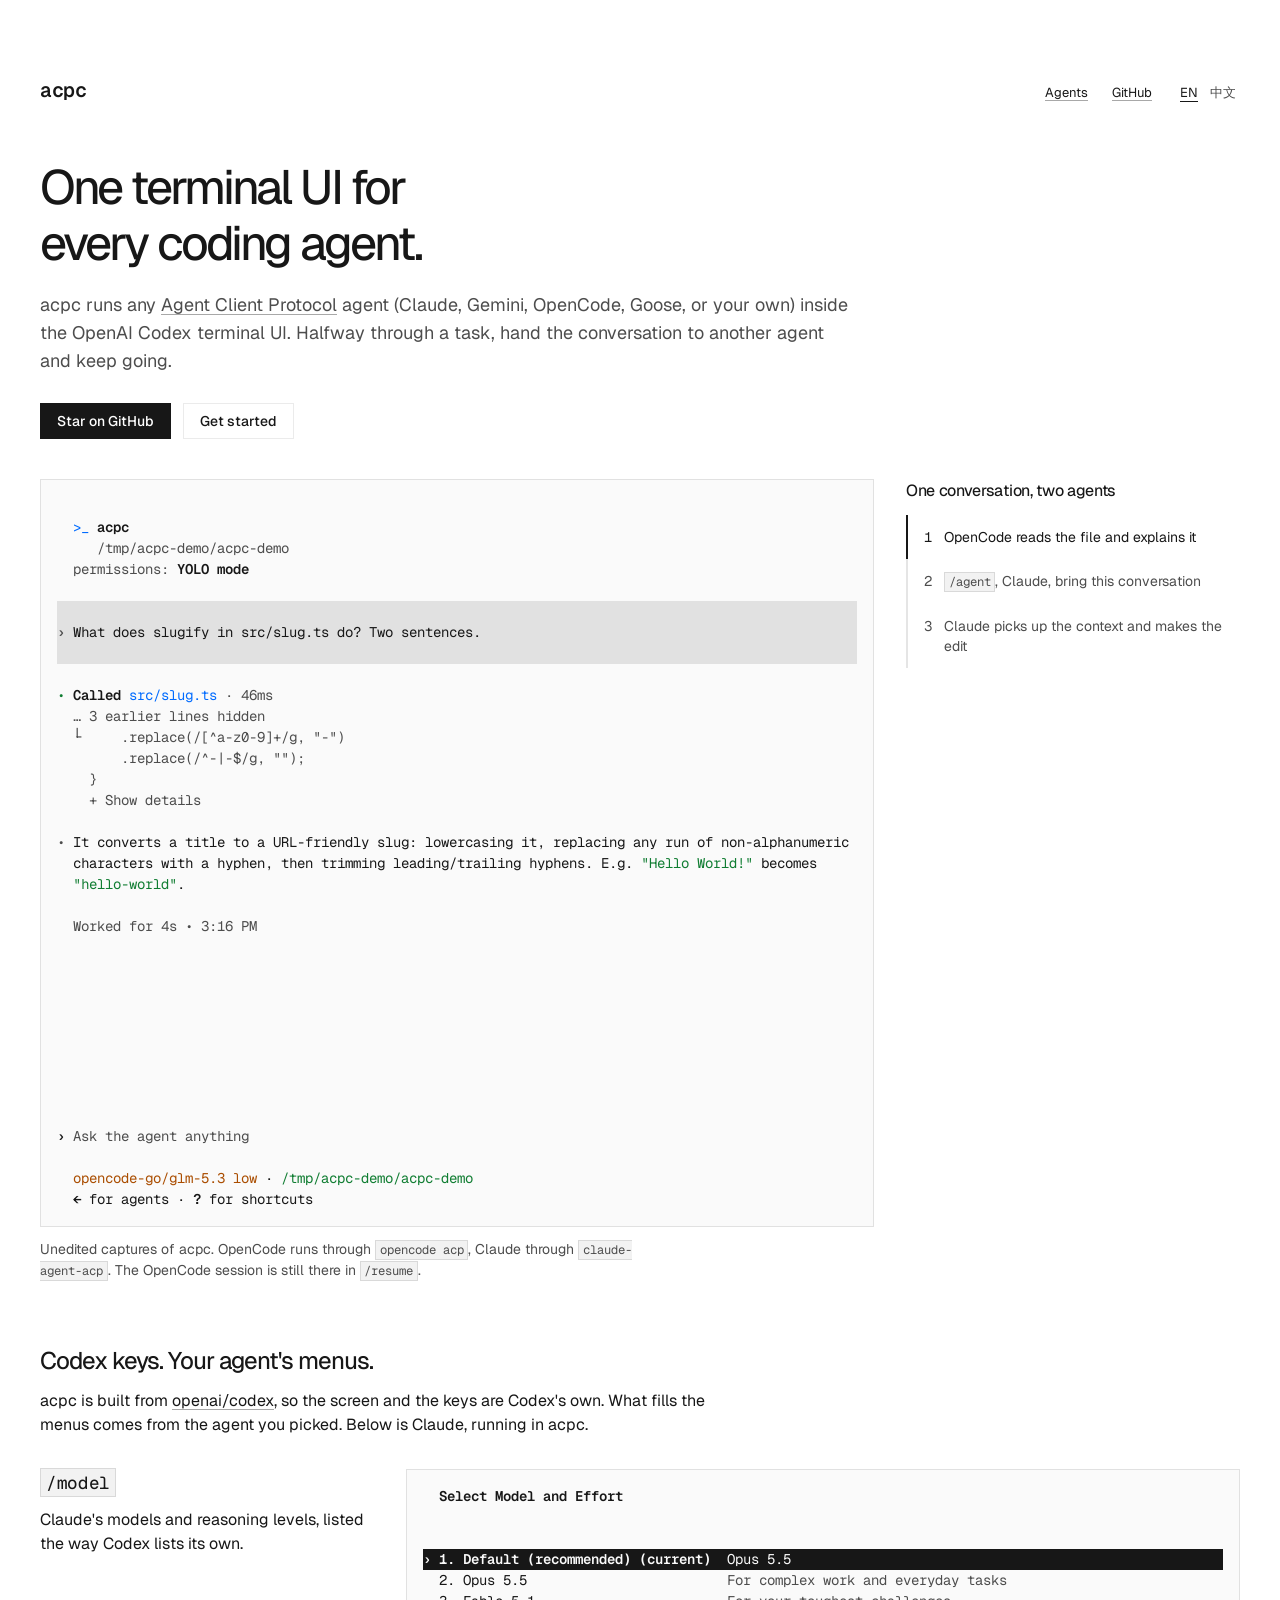
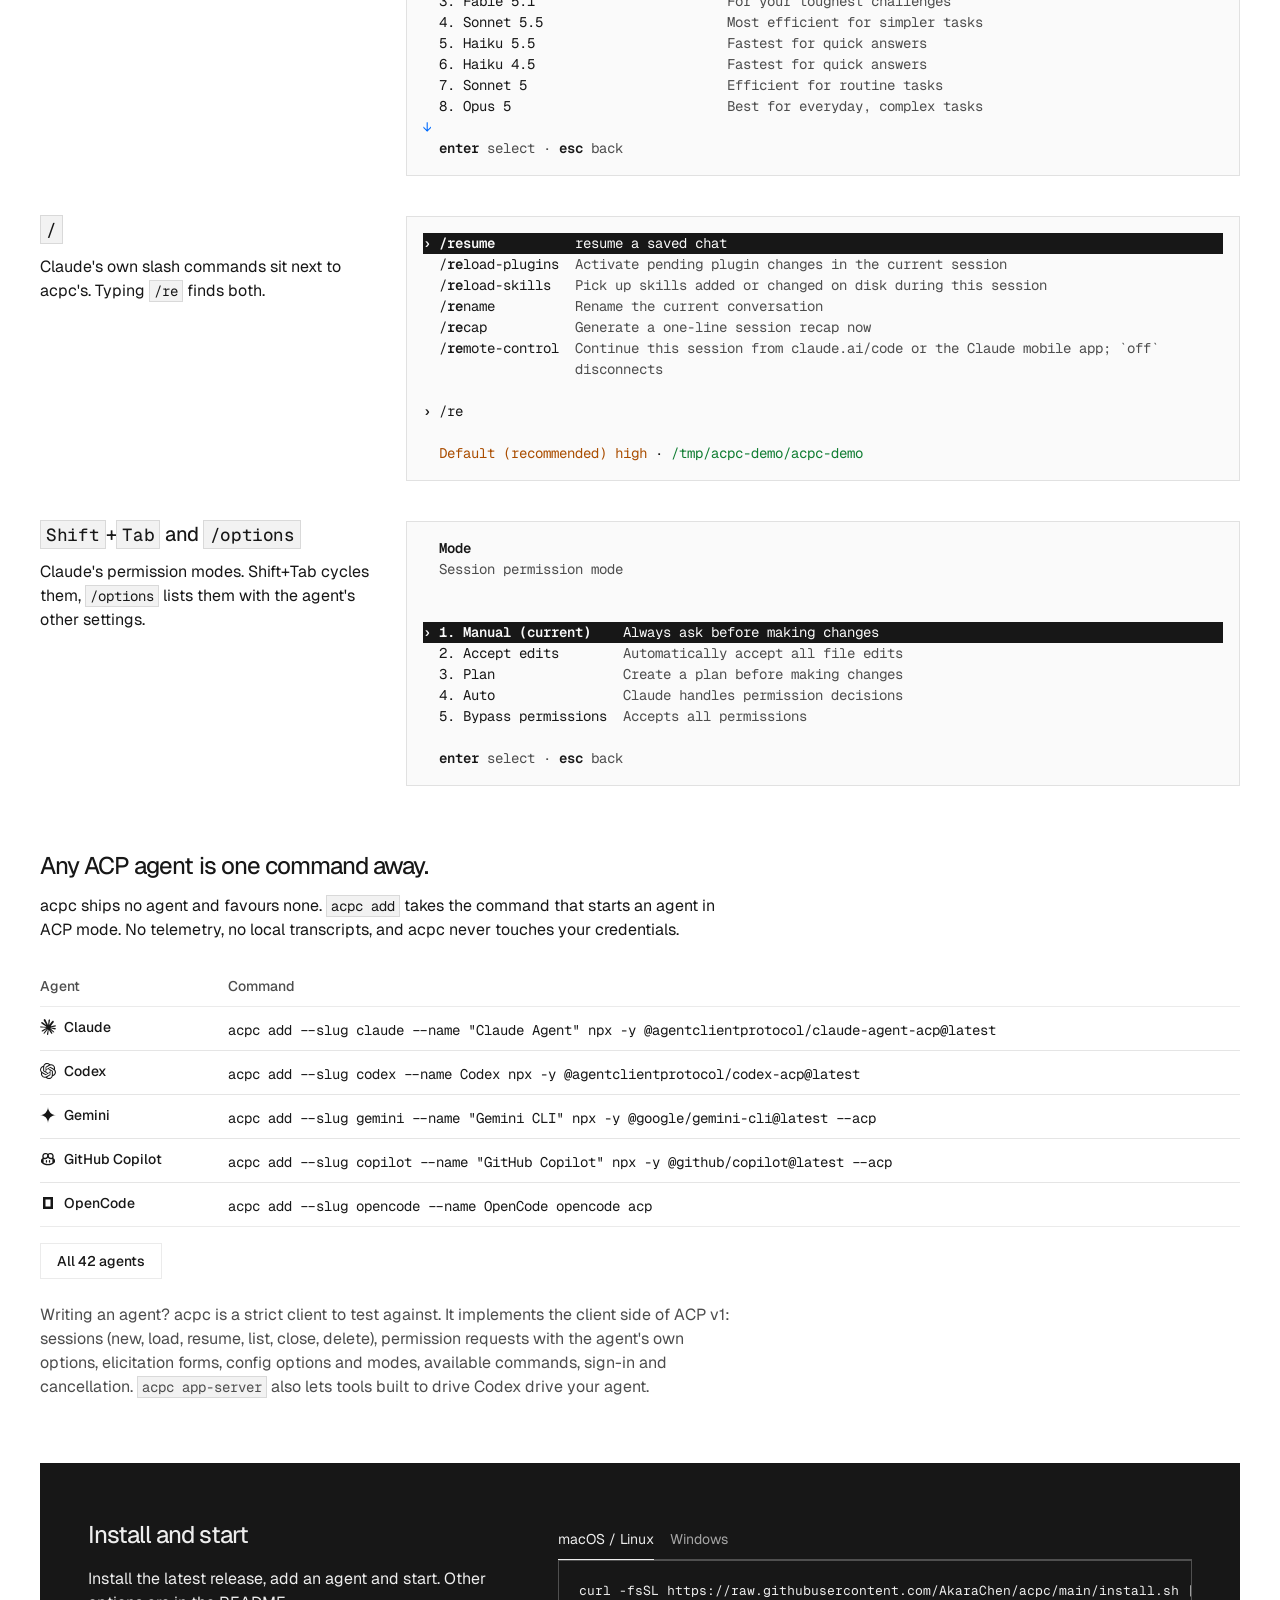
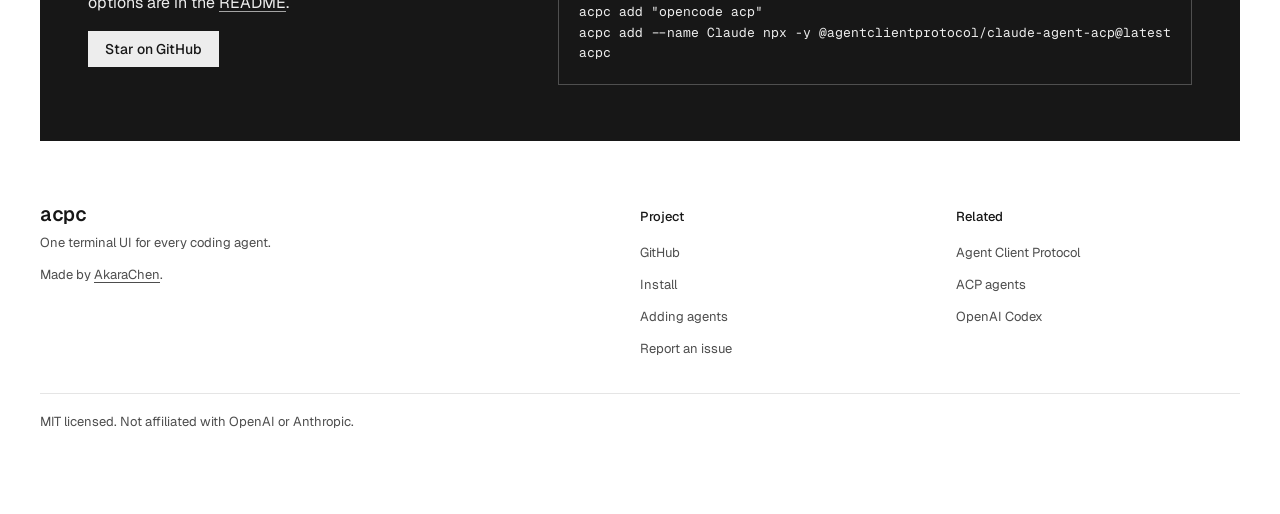
<file: site/index.html>
<!doctype html>
<html lang="en">
<head>
<meta charset="utf-8">
<meta name="viewport" content="width=device-width, initial-scale=1">
<title>acpc: one terminal UI for every coding agent</title>
<meta name="description" content="acpc runs any Agent Client Protocol agent inside the OpenAI Codex terminal UI, and lets you fork a conversation from one agent onto another.">
<meta property="og:type" content="website">
<meta property="og:site_name" content="acpc">
<meta property="og:url" content="https://acpc.akr.moe/">
<meta property="og:title" content="acpc: one terminal UI for every coding agent">
<meta property="og:description" content="acpc runs any Agent Client Protocol agent inside the OpenAI Codex terminal UI, and lets you fork a conversation from one agent onto another.">
<meta property="og:image" content="https://acpc.akr.moe/assets/og.png">
<meta property="og:image:width" content="1200">
<meta property="og:image:height" content="630">
<meta name="twitter:card" content="summary_large_image">
<meta name="twitter:image" content="https://acpc.akr.moe/assets/og.png">
<script>
  (function () {
    var saved = null;
    try { saved = localStorage.getItem("acpc-lang"); } catch (e) {}
    var lang = saved || (/^zh/i.test(navigator.language) ? "zh-CN" : "en");
    document.documentElement.lang = lang;
    document.documentElement.classList.add("js");
  })();
</script>
<link rel="preconnect" href="https://fonts.googleapis.com">
<link rel="preconnect" href="https://fonts.gstatic.com" crossorigin>
<link href="https://fonts.googleapis.com/css2?family=Geist:wght@400..600&family=Geist+Mono:wght@400..600&display=swap" rel="stylesheet" referrerpolicy="no-referrer">
<link href="assets/vercel-brand.css" rel="stylesheet">
<link href="assets/site.css" rel="stylesheet">
</head>
<body class="vbg-report">
<div class="vbg-shell">
  <a class="vbg-skip-link" href="#main"><span lang="en">Skip to content</span><span lang="zh-CN">跳到正文</span></a>

  <header class="vbg-header">
    <div class="vbg-masthead">
      <span class="vbg-identity"><a class="vbg-custom-wordmark" href="#main">acpc</a></span>
      <div class="vbg-document-meta vbg-custom-nav">
        <a href="agents.html">Agents</a>
        <a href="https://github.com/AkaraChen/acpc">GitHub</a>
        <span class="vbg-custom-lang" id="lang" role="group" aria-label="Language">
          <button type="button" data-set-lang="en">EN</button>
          <button type="button" data-set-lang="zh-CN">中文</button>
        </span>
      </div>
    </div>
  </header>

  <main id="main">

    <section class="vbg-section vbg-custom-hero">
      <div class="vbg-custom-hero-copy">
        <h1 class="vbg-display">
          <span lang="en">One terminal UI for every coding agent.</span>
          <span lang="zh-CN">一个终端界面，接入所有 coding agent。</span>
        </h1>
        <p class="vbg-lede">
          <span lang="en">acpc runs any <a href="https://agentclientprotocol.com">Agent Client Protocol</a> agent (Claude, Gemini, OpenCode, Goose, or your own) inside the OpenAI Codex terminal UI. Halfway through a task, hand the conversation to another agent and keep going.</span>
          <span lang="zh-CN">acpc 把任何支持 <a href="https://agentclientprotocol.com">Agent Client Protocol</a> 的 agent（Claude、Gemini、OpenCode、Goose，或者你自己写的）放进 OpenAI Codex 的终端界面里。任务做到一半，可以把整段对话交给另一个 agent 接着做。</span>
        </p>
        <div class="vbg-cluster vbg-custom-actions">
          <a class="vbg-button" data-variant="primary" href="https://github.com/AkaraChen/acpc">
            <span lang="en">Star on GitHub</span><span lang="zh-CN">在 GitHub 上 Star</span>
          </a>
          <a class="vbg-button" href="#start"><span lang="en">Get started</span><span lang="zh-CN">开始使用</span></a>
        </div>
      </div>

      <figure class="vbg-custom-demo" aria-labelledby="demo-title">
        <div class="vbg-custom-demo-head">
          <p class="vbg-heading-16" id="demo-title">
            <span lang="en">One conversation, two agents</span>
            <span lang="zh-CN">同一段对话，两个 agent</span>
          </p>
          <div class="vbg-custom-steps" id="demo-steps" role="tablist" aria-labelledby="demo-title">
            <button type="button" role="tab" id="step-1" aria-controls="frame-1" aria-selected="true">
              <span class="vbg-custom-step-n">1</span>
              <span lang="en">OpenCode reads the file and explains it</span>
              <span lang="zh-CN">OpenCode 读文件并解释</span>
            </button>
            <button type="button" role="tab" id="step-2" aria-controls="frame-2" aria-selected="false" tabindex="-1">
              <span class="vbg-custom-step-n">2</span>
              <span lang="en"><code>/agent</code>, Claude, bring this conversation</span>
              <span lang="zh-CN"><code>/agent</code>，选 Claude，带上这段对话</span>
            </button>
            <button type="button" role="tab" id="step-3" aria-controls="frame-3" aria-selected="false" tabindex="-1">
              <span class="vbg-custom-step-n">3</span>
              <span lang="en">Claude picks up the context and makes the edit</span>
              <span lang="zh-CN">Claude 接住上下文，直接改代码</span>
            </button>
          </div>
        </div>
        <div class="vbg-custom-term">
          <pre id="frame-1" role="tabpanel" aria-labelledby="step-1" tabindex="0"><!-- frame:1 --><span class="t-row">                         </span><span class="t-row">  <span class="t-blue">&gt;_ </span><span class="t-b">acpc</span>                </span><span class="t-row">     <span class="t-d">/tmp/acpc-demo/acpc-demo</span>                     </span><span class="t-row"><span class="t-d">  permissions: </span><span class="t-b t-magenta">YOLO mode</span> </span><span class="t-row">                         </span><span class="t-row"><span class="t-bg"> </span><span class="t-bg">                                                                                                   </span></span><span class="t-row"><span class="t-b t-d t-bg">› </span><span class="t-bg">What does slugify in src/slug.ts do? Two sentences.</span><span class="t-bg">                                               </span></span><span class="t-row"><span class="t-bg"> </span><span class="t-bg">                                                                                                   </span></span><span class="t-row">                         </span><span class="t-row"><span class="t-green">•</span> <span class="t-b">Called</span> <span class="t-blue">src/slug.ts</span><span class="t-d"> · 46ms</span>                       </span><span class="t-row"><span class="t-d">  … 3 earlier lines hidden</span>                                                                          </span><span class="t-row"><span class="t-d">  └     .replace(/[^a-z0-9]+/g, "-")                                                                </span></span><span class="t-row"><span class="t-d">        .replace(/^-|-$/g, "");                                                                     </span></span><span class="t-row"><span class="t-d">    }                                                                                               </span></span><span class="t-row"><span class="t-d">    + Show details                                                                                  </span></span><span class="t-row">                         </span><span class="t-row"><span class="t-d">• </span>It converts a title to a URL-friendly slug: lowercasing it, replacing any run of non-alphanumeric </span><span class="t-row">  characters with a hyphen, then trimming leading/trailing hyphens. E.g. <span class="t-green">"Hello World!"</span> becomes     </span><span class="t-row">  <span class="t-green">"hello-world"</span>.         </span><span class="t-row">                         </span><span class="t-row"><span class="t-d">  Worked for 4s • 3:16 PM                                                                           </span></span><span class="t-row">                         </span><span class="t-row">                         </span><span class="t-row">                         </span><span class="t-row">                         </span><span class="t-row">                         </span><span class="t-row">                         </span><span class="t-row">                                                  </span><span class="t-row">                         </span><span class="t-row">                         </span><span class="t-row"><span class="t-b">›</span> <span class="t-d">Ask the agent anything</span>                                                                            </span><span class="t-row">                         </span><span class="t-row">  <span class="t-yellow">opencode-go/glm-5.3 low</span> · <span class="t-green">/tmp/acpc-demo/acpc-demo</span>                                                </span><span class="t-row">  <span class="t-b">←</span> for agents · <span class="t-b">?</span> for shortcuts                  </span><!-- /frame:1 --></pre>
          <pre id="frame-2" role="tabpanel" aria-labelledby="step-2" tabindex="0"><!-- frame:2 --><span class="t-row">                         </span><span class="t-row">  <span class="t-blue">&gt;_ </span><span class="t-b">acpc</span>                </span><span class="t-row">     <span class="t-d">/tmp/acpc-demo/acpc-demo</span>                     </span><span class="t-row"><span class="t-d">  permissions: </span><span class="t-b t-magenta">YOLO mode</span> </span><span class="t-row">                         </span><span class="t-row"><span class="t-bg"> </span><span class="t-bg">                                                                                                   </span></span><span class="t-row"><span class="t-b t-d t-bg">› </span><span class="t-bg">What does slugify in src/slug.ts do? Two sentences.</span><span class="t-bg">                                               </span></span><span class="t-row"><span class="t-bg"> </span><span class="t-bg">                                                                                                   </span></span><span class="t-row">                         </span><span class="t-row"><span class="t-green">•</span> <span class="t-b">Called</span> <span class="t-blue">src/slug.ts</span><span class="t-d"> · 46ms</span>                       </span><span class="t-row"><span class="t-d">  … 3 earlier lines hidden</span>                                                                          </span><span class="t-row"><span class="t-d">  └     .replace(/[^a-z0-9]+/g, "-")                                                                </span></span><span class="t-row"><span class="t-d">        .replace(/^-|-$/g, "");                                                                     </span></span><span class="t-row"><span class="t-d">    }                                                                                               </span></span><span class="t-row"><span class="t-d">    + Show details                                                                                  </span></span><span class="t-row">                         </span><span class="t-row"><span class="t-d">• </span>It converts a title to a URL-friendly slug: lowercasing it, replacing any run of non-alphanumeric </span><span class="t-row">  characters with a hyphen, then trimming leading/trailing hyphens. E.g. <span class="t-green">"Hello World!"</span> becomes     </span><span class="t-row">  <span class="t-green">"hello-world"</span>.         </span><span class="t-row">                         </span><span class="t-row"><span class="t-d">  Worked for 4s • 3:16 PM                                                                           </span></span><span class="t-row">                         </span><span class="t-row">                         </span><span class="t-row">                         </span><span class="t-row">                         </span><span class="t-row">                         </span><span class="t-row">  <span class="t-b">Switch to Claude</span>       </span><span class="t-row">  <span class="t-d">Bring the current conversation along?</span>           </span><span class="t-row">                                                                                                    </span><span class="t-row">                         </span><span class="t-row"><span class="t-b t-r">› 1. Bring this conversation  </span><span class="t-r">Fork it to Claude, which gets it with your next message</span><span class="t-b t-r">               </span></span><span class="t-row">  2. Start fresh              <span class="t-d">This conversation stays available in /resume</span>                          </span><span class="t-row">                                                                                                    </span><span class="t-row">  <span class="t-b">enter</span><span class="t-d"> select · </span><span class="t-b">esc</span><span class="t-d"> back                                                                           </span></span><!-- /frame:2 --></pre>
          <pre id="frame-3" role="tabpanel" aria-labelledby="step-3" tabindex="0"><!-- frame:3 --><span class="t-row"><span class="t-b t-d t-bg">› </span><span class="t-bg">What</span><span class="t-bg"> </span><span class="t-bg">does</span><span class="t-bg"> </span><span class="t-bg">slugify</span><span class="t-bg"> </span><span class="t-bg">in</span><span class="t-bg"> </span><span class="t-bg">src/slug.ts</span><span class="t-bg"> </span><span class="t-bg">do?</span><span class="t-bg"> </span><span class="t-bg">Two</span><span class="t-bg"> </span><span class="t-bg">sentences.</span><span class="t-bg">                                               </span></span><span class="t-row"><span class="t-d">  Worked for 4s • 3:16 PM                                                                           </span></span><span class="t-row">                                                                                                    </span><span class="t-row"><span class="t-d">• </span>Fork created. You can continue here.                                                              </span><span class="t-row">                                                                                                    </span><span class="t-row"><span class="t-bg"> </span><span class="t-bg">                                                                                                   </span></span><span class="t-row"><span class="t-b t-d t-bg">› </span><span class="t-bg">Keep accented letters instead of dropping them, so Café becomes cafe. Make the edit, then reply</span><span class="t-bg">   </span></span><span class="t-row"><span class="t-bg"> </span><span class="t-bg"> </span><span class="t-bg">in</span><span class="t-bg"> </span><span class="t-bg">one</span><span class="t-bg"> </span><span class="t-bg">short</span><span class="t-bg"> </span><span class="t-bg">sentence.</span><span class="t-bg">                                                                            </span></span><span class="t-row"><span class="t-bg"> </span><span class="t-bg">                                                                                                   </span></span><span class="t-row">                                                                                                    </span><span class="t-row"><span class="t-b t-green">•</span> <span class="t-b">Ran</span> <span class="t-blue">Terminal</span>                                                                                      </span><span class="t-row"><span class="t-d">  └     .replace(/^-|-$/g, "");</span>                                                                     </span><span class="t-row"><span class="t-d">    }</span>                                                                                               </span><span class="t-row"><span class="t-d">    ```</span>                                                                                             </span><span class="t-row"><span class="t-d">    + 5 lines (^t to expand)                                                                        </span></span><span class="t-row">                                                                                                    </span><span class="t-row"><span class="t-d">• </span><span class="t-b">Edited</span> 0 files (<span class="t-green">+0</span> <span class="t-red">-0</span>)                                                                            </span><span class="t-row"><span class="t-d">    + Show details                                                                                  </span></span><span class="t-row">                                                                                                    </span><span class="t-row"><span class="t-b t-green">•</span> <span class="t-b">Ran</span> <span class="t-blue">Terminal</span>                                                                                      </span><span class="t-row"><span class="t-d">  └ ```console</span>                                                                                      </span><span class="t-row"><span class="t-d">    cafe creme-brulee</span>                                                                               </span><span class="t-row"><span class="t-d">    ```</span>                                                                                             </span><span class="t-row">                                                                                                    </span><span class="t-row"><span class="t-d">• </span>I updated <span class="t-green">slugify</span> in <span class="t-green">src/slug.ts</span> to strip accent marks before slugging, and a quick test turned   </span><span class="t-row">  "Café" into <span class="t-green">cafe</span> and "Crème Brûlée!" into <span class="t-green">creme-brulee</span>.                                           </span><span class="t-row">                                                                                                    </span><span class="t-row"><span class="t-d">  Worked for 8s • 3:16 PM                                                                           </span></span><span class="t-row">                         </span><span class="t-row">                                                                                                    </span><span class="t-row"><span class="t-b">›</span> <span class="t-d">Ask the agent anything</span> </span><span class="t-row">                         </span><span class="t-row">  <span class="t-yellow">default high</span> · <span class="t-green">/tmp/acpc-demo/acpc-demo</span> · <span class="t-yellow">Slugify accent handling in src/slug.ts</span>                  </span><span class="t-row">  <span class="t-b">←</span> for agents · <span class="t-b">?</span> for shortcuts                  </span><!-- /frame:3 --></pre>
        </div>
        <figcaption class="vbg-caption">
          <span lang="en">Unedited captures of acpc. OpenCode runs through <code>opencode acp</code>, Claude through <code>claude-agent-acp</code>. The OpenCode session is still there in <code>/resume</code>.</span>
          <span lang="zh-CN">acpc 的原始截图，未经修饰。OpenCode 通过 <code>opencode acp</code> 接入，Claude 通过 <code>claude-agent-acp</code> 接入。原来的 OpenCode 会话仍然可以在 <code>/resume</code> 里找到。</span>
        </figcaption>
      </figure>
    </section>

    <section class="vbg-section" aria-labelledby="controls">
      <div class="vbg-flow vbg-custom-intro">
        <h2 class="vbg-heading-24" id="controls">
          <span lang="en">Codex keys. Your agent's menus.</span>
          <span lang="zh-CN">Codex 的按键，你的 agent 的菜单。</span>
        </h2>
        <p>
          <span lang="en">acpc is built from <a href="https://github.com/openai/codex">openai/codex</a>, so the screen and the keys are Codex's own. What fills the menus comes from the agent you picked. Below is Claude, running in acpc.</span>
          <span lang="zh-CN">acpc 基于 <a href="https://github.com/openai/codex">openai/codex</a> 构建，所以界面和按键都是 Codex 原本的。菜单里出现什么，由你选的 agent 决定。下面是 Claude 在 acpc 里的样子。</span>
        </p>
      </div>
      <div class="vbg-custom-shots">
        <div class="vbg-custom-shot">
          <div class="vbg-flow">
            <h3 class="vbg-heading-20"><code>/model</code></h3>
            <p>
              <span lang="en">Claude's models and reasoning levels, listed the way Codex lists its own.</span>
              <span lang="zh-CN">Claude 的模型和推理强度，按 Codex 列自家模型的方式列出来。</span>
            </p>
          </div>
          <div class="vbg-custom-term"><pre tabindex="0"><!-- frame:model --><span class="t-row">  <span class="t-b">Select Model and Effort</span>                                                                           </span><span class="t-row">                                                  </span><span class="t-row">                                                                                                    </span><span class="t-row"><span class="t-b t-r">› 1. Default (recommended) (current)  </span><span class="t-r">Opus 5.5</span><span class="t-b t-r">                                                      </span></span><span class="t-row">  2. Opus 5.5                         <span class="t-d">For complex work and everyday tasks</span>                           </span><span class="t-row">  3. Fable 5.1                        <span class="t-d">For your toughest challenges</span>                                  </span><span class="t-row">  4. Sonnet 5.5                       <span class="t-d">Most efficient for simpler tasks</span>                              </span><span class="t-row">  5. Haiku 5.5                        <span class="t-d">Fastest for quick answers</span>                                     </span><span class="t-row">  6. Haiku 4.5                        <span class="t-d">Fastest for quick answers</span>                                     </span><span class="t-row">  7. Sonnet 5                         <span class="t-d">Efficient for routine tasks</span>                                   </span><span class="t-row">  8. Opus 5                           <span class="t-d">Best for everyday, complex tasks</span>                              </span><span class="t-row"><span class="t-blue">↓</span>                                                 </span><span class="t-row">  <span class="t-b">enter</span><span class="t-d"> select · </span><span class="t-b">esc</span><span class="t-d"> back                                                                           </span></span><!-- /frame:model --></pre></div>
        </div>
        <div class="vbg-custom-shot">
          <div class="vbg-flow">
            <h3 class="vbg-heading-20"><code>/</code></h3>
            <p>
              <span lang="en">Claude's own slash commands sit next to acpc's. Typing <code>/re</code> finds both.</span>
              <span lang="zh-CN">Claude 自己的斜杠命令和 acpc 的命令放在一起。输入 <code>/re</code>，两边的都能搜到。</span>
            </p>
          </div>
          <div class="vbg-custom-term"><pre tabindex="0"><!-- frame:slash --><span class="t-row"><span class="t-b t-r">› /resume          </span><span class="t-r">resume a saved chat</span><span class="t-b t-r">                                                              </span></span><span class="t-row">  /<span class="t-b">re</span>load-plugins  <span class="t-d">Activate pending plugin changes in the current session</span>                           </span><span class="t-row">  /<span class="t-b">re</span>load-skills   <span class="t-d">Pick up skills added or changed on disk during this session</span>                      </span><span class="t-row">  /<span class="t-b">re</span>name          <span class="t-d">Rename the current conversation</span>                                                  </span><span class="t-row">  /<span class="t-b">re</span>cap           <span class="t-d">Generate a one-line session recap now</span>                                            </span><span class="t-row">  /<span class="t-b">re</span>mote-control  <span class="t-d">Continue this session from claude.ai/code or the Claude mobile app; `off`</span>        </span><span class="t-row">                   <span class="t-d">disconnects</span>                                                                      </span><span class="t-row">                                                                                                    </span><span class="t-row"><span class="t-b">›</span> /re                                                                                               </span><span class="t-row">                                                                                                    </span><span class="t-row">  <span class="t-yellow">Default (recommended) high</span> · <span class="t-green">/tmp/acpc-demo/acpc-demo</span>                                             </span><!-- /frame:slash --></pre></div>
        </div>
        <div class="vbg-custom-shot">
          <div class="vbg-flow">
            <h3 class="vbg-heading-20"><kbd>Shift</kbd>+<kbd>Tab</kbd> <span lang="en">and</span><span lang="zh-CN">和</span> <code>/options</code></h3>
            <p>
              <span lang="en">Claude's permission modes. Shift+Tab cycles them, <code>/options</code> lists them with the agent's other settings.</span>
              <span lang="zh-CN">Claude 的权限模式。Shift+Tab 循环切换，<code>/options</code> 把它们和 agent 的其他设置一起列出来。</span>
            </p>
          </div>
          <div class="vbg-custom-term"><pre tabindex="0"><!-- frame:modes --><span class="t-row">  <span class="t-b">Mode</span>                                                                                              </span><span class="t-row">  <span class="t-d">Session permission mode</span>                                                                           </span><span class="t-row">                                                                                                    </span><span class="t-row">                                                                                                    </span><span class="t-row"><span class="t-b t-r">› 1. Manual (current)    </span><span class="t-r">Always ask before making changes</span><span class="t-b t-r">                                           </span></span><span class="t-row">  2. Accept edits        <span class="t-d">Automatically accept all file edits</span>                                        </span><span class="t-row">  3. Plan                <span class="t-d">Create a plan before making changes</span>                                        </span><span class="t-row">  4. Auto                <span class="t-d">Claude handles permission decisions</span>                                        </span><span class="t-row">  5. Bypass permissions  <span class="t-d">Accepts all permissions</span>                                                    </span><span class="t-row">                                                                                                    </span><span class="t-row">  <span class="t-b">enter</span><span class="t-d"> select · </span><span class="t-b">esc</span><span class="t-d"> back                                                                           </span></span><!-- /frame:modes --></pre></div>
        </div>
      </div>
    </section>

    <section class="vbg-section" aria-labelledby="agents">
      <div class="vbg-flow vbg-custom-intro">
        <h2 class="vbg-heading-24" id="agents">
          <span lang="en">Any ACP agent is one command away.</span>
          <span lang="zh-CN">任何 ACP agent，一条命令接入。</span>
        </h2>
        <p>
          <span lang="en">acpc ships no agent and favours none. <code>acpc add</code> takes the command that starts an agent in ACP mode. No telemetry, no local transcripts, and acpc never touches your credentials.</span>
          <span lang="zh-CN">acpc 不自带 agent，也不偏向任何一家。<code>acpc add</code> 接收启动 agent ACP 模式的命令。没有遥测，不存本地记录，也从不碰你的凭证。</span>
        </p>
      </div>
      <div class="vbg-table-wrap">
        <table>
          <caption class="vbg-visually-hidden"><span lang="en">Commands to add popular ACP agents</span><span lang="zh-CN">接入常用 ACP agent 的命令</span></caption>
          <thead>
            <tr>
              <th scope="col">Agent</th>
              <th scope="col"><span lang="en">Command</span><span lang="zh-CN">命令</span></th>
            </tr>
          </thead>
          <tbody>
            <tr><th scope="row"><span class="vbg-custom-agent"><span class="vbg-custom-icon" style="-webkit-mask-image:url(assets/icons/claude.svg);mask-image:url(assets/icons/claude.svg)"></span>Claude</span></th><td class="vbg-mono">acpc add --slug claude --name &quot;Claude Agent&quot; npx -y @agentclientprotocol/claude-agent-acp@latest</td></tr>
            <tr><th scope="row"><span class="vbg-custom-agent"><span class="vbg-custom-icon" style="-webkit-mask-image:url(assets/icons/codex.svg);mask-image:url(assets/icons/codex.svg)"></span>Codex</span></th><td class="vbg-mono">acpc add --slug codex --name Codex npx -y @agentclientprotocol/codex-acp@latest</td></tr>
            <tr><th scope="row"><span class="vbg-custom-agent"><span class="vbg-custom-icon" style="-webkit-mask-image:url(assets/icons/gemini.svg);mask-image:url(assets/icons/gemini.svg)"></span>Gemini</span></th><td class="vbg-mono">acpc add --slug gemini --name &quot;Gemini CLI&quot; npx -y @google/gemini-cli@latest --acp</td></tr>
            <tr><th scope="row"><span class="vbg-custom-agent"><span class="vbg-custom-icon" style="-webkit-mask-image:url(assets/icons/copilot.svg);mask-image:url(assets/icons/copilot.svg)"></span>GitHub Copilot</span></th><td class="vbg-mono">acpc add --slug copilot --name &quot;GitHub Copilot&quot; npx -y @github/copilot@latest --acp</td></tr>
            <tr><th scope="row"><span class="vbg-custom-agent"><span class="vbg-custom-icon" style="-webkit-mask-image:url(assets/icons/opencode.svg);mask-image:url(assets/icons/opencode.svg)"></span>OpenCode</span></th><td class="vbg-mono">acpc add --slug opencode --name OpenCode opencode acp</td></tr>
          </tbody>
        </table>
      </div>
      <div class="vbg-cluster vbg-custom-more">
        <a class="vbg-button" href="agents.html"><span lang="en">All 42 agents</span><span lang="zh-CN">全部 42 个 agent</span></a>
      </div>
      <p class="vbg-custom-aside">
        <span lang="en">Writing an agent? acpc is a strict client to test against. It implements the client side of ACP v1: sessions (new, load, resume, list, close, delete), permission requests with the agent's own options, elicitation forms, config options and modes, available commands, sign-in and cancellation. <code>acpc app-server</code> also lets tools built to drive Codex drive your agent.</span>
        <span lang="zh-CN">在写 agent？acpc 是一个严格的客户端，可以拿来测试。它实现了 ACP v1 的客户端部分：会话（new、load、resume、list、close、delete）、带 agent 自定义选项的权限请求、elicitation 表单、配置项和模式、可用命令、登录和取消。<code>acpc app-server</code> 还能让原本驱动 Codex 的工具来驱动你的 agent。</span>
      </p>
    </section>

    <section class="vbg-band" data-tone="contrast" aria-labelledby="start" id="start-band">
      <div class="vbg-grid">
        <div class="vbg-span-5 vbg-flow">
          <h2 class="vbg-heading-24" id="start">
            <span lang="en">Install and start</span>
            <span lang="zh-CN">安装并开始用</span>
          </h2>
          <p>
            <span lang="en">Install the latest release, add an agent and start. Other options are in the <a href="https://github.com/AkaraChen/acpc#install">README</a>.</span>
            <span lang="zh-CN">安装最新版本，接入一个 agent，然后启动。其他方式见 <a href="https://github.com/AkaraChen/acpc#install">README</a>。</span>
          </p>
          <div class="vbg-cluster">
            <a class="vbg-button" data-variant="primary" href="https://github.com/AkaraChen/acpc">
              <span lang="en">Star on GitHub</span><span lang="zh-CN">在 GitHub 上 Star</span>
            </a>
          </div>
        </div>
        <div class="vbg-span-7 vbg-flow vbg-custom-commands">
          <div class="vbg-custom-os" id="install-os" role="tablist" aria-label="Operating system">
            <button type="button" role="tab" id="os-unix" aria-controls="install-unix" aria-selected="true">macOS / Linux</button>
            <button type="button" role="tab" id="os-windows" aria-controls="install-windows" aria-selected="false" tabindex="-1">Windows</button>
          </div>
<pre id="install-unix" role="tabpanel" aria-labelledby="os-unix"><code>curl -fsSL https://raw.githubusercontent.com/AkaraChen/acpc/main/install.sh | sh
acpc add "opencode acp"
acpc add --name Claude npx -y @agentclientprotocol/claude-agent-acp@latest
acpc</code></pre>
<pre id="install-windows" role="tabpanel" aria-labelledby="os-windows"><code>irm https://raw.githubusercontent.com/AkaraChen/acpc/main/install.ps1 | iex
acpc add "opencode acp"
acpc add --name Claude npx -y @agentclientprotocol/claude-agent-acp@latest
acpc</code></pre>
        </div>
      </div>
    </section>

  </main>

  <footer class="vbg-footer">
    <div class="vbg-custom-footer">
      <div class="vbg-custom-footer-about">
        <span class="vbg-custom-wordmark">acpc</span>
        <p>
          <span lang="en">One terminal UI for every coding agent.</span>
          <span lang="zh-CN">一个终端界面，接入所有 coding agent。</span>
        </p>
        <p>
          <span lang="en">Made by <a href="https://github.com/AkaraChen">AkaraChen</a>.</span>
          <span lang="zh-CN">由 <a href="https://github.com/AkaraChen">AkaraChen</a> 制作。</span>
        </p>
      </div>
      <nav class="vbg-custom-footer-links" aria-label="Project">
        <p class="vbg-custom-footer-head"><span lang="en">Project</span><span lang="zh-CN">项目</span></p>
        <ul>
          <li><a href="https://github.com/AkaraChen/acpc">GitHub</a></li>
          <li><a href="https://github.com/AkaraChen/acpc#install"><span lang="en">Install</span><span lang="zh-CN">安装</span></a></li>
          <li><a href="https://github.com/AkaraChen/acpc#adding-agents"><span lang="en">Adding agents</span><span lang="zh-CN">接入 agent</span></a></li>
          <li><a href="https://github.com/AkaraChen/acpc/issues"><span lang="en">Report an issue</span><span lang="zh-CN">反馈问题</span></a></li>
        </ul>
      </nav>
      <nav class="vbg-custom-footer-links" aria-label="Related">
        <p class="vbg-custom-footer-head"><span lang="en">Related</span><span lang="zh-CN">相关</span></p>
        <ul>
          <li><a href="https://agentclientprotocol.com">Agent Client Protocol</a></li>
          <li><a href="https://agentclientprotocol.com/get-started/agents"><span lang="en">ACP agents</span><span lang="zh-CN">支持 ACP 的 agent</span></a></li>
          <li><a href="https://github.com/openai/codex">OpenAI Codex</a></li>
        </ul>
      </nav>
      <p class="vbg-custom-footer-legal">
        <span lang="en">MIT licensed. Not affiliated with OpenAI or Anthropic.</span>
        <span lang="zh-CN">MIT 许可。与 OpenAI、Anthropic 均无关联。</span>
      </p>
    </div>
  </footer>
</div>

<script>
  (function () {
    var root = document.documentElement;
    document.querySelectorAll("[data-set-lang]").forEach(function (b) {
      b.setAttribute("aria-pressed", String(b.dataset.setLang === root.lang));
      b.addEventListener("click", function () {
        root.lang = b.dataset.setLang;
        try { localStorage.setItem("acpc-lang", root.lang); } catch (e) {}
        document.querySelectorAll("[data-set-lang]").forEach(function (o) {
          o.setAttribute("aria-pressed", String(o === b));
        });
      });
    });

    function tablist(selector, initial) {
      var tabs = Array.prototype.slice.call(document.querySelectorAll(selector + " [role=tab]"));
      function select(tab, focus) {
        tabs.forEach(function (t) {
          var on = t === tab;
          t.setAttribute("aria-selected", String(on));
          t.tabIndex = on ? 0 : -1;
          document.getElementById(t.getAttribute("aria-controls")).hidden = !on;
        });
        if (focus) tab.focus();
      }
      tabs.forEach(function (t, i) {
        t.addEventListener("click", function () { select(t); });
        t.addEventListener("keydown", function (e) {
          var d = e.key === "ArrowRight" || e.key === "ArrowDown" ? 1 : e.key === "ArrowLeft" || e.key === "ArrowUp" ? -1 : 0;
          if (d) { e.preventDefault(); select(tabs[(i + d + tabs.length) % tabs.length], true); }
        });
      });
      select(tabs[initial]);
    }
    tablist(".vbg-custom-steps", 0);

    var platform = (navigator.userAgentData && navigator.userAgentData.platform) || navigator.platform || navigator.userAgent;
    tablist("#install-os", /win/i.test(platform) ? 1 : 0);
  })();
</script>
</body>
</html>
</file>
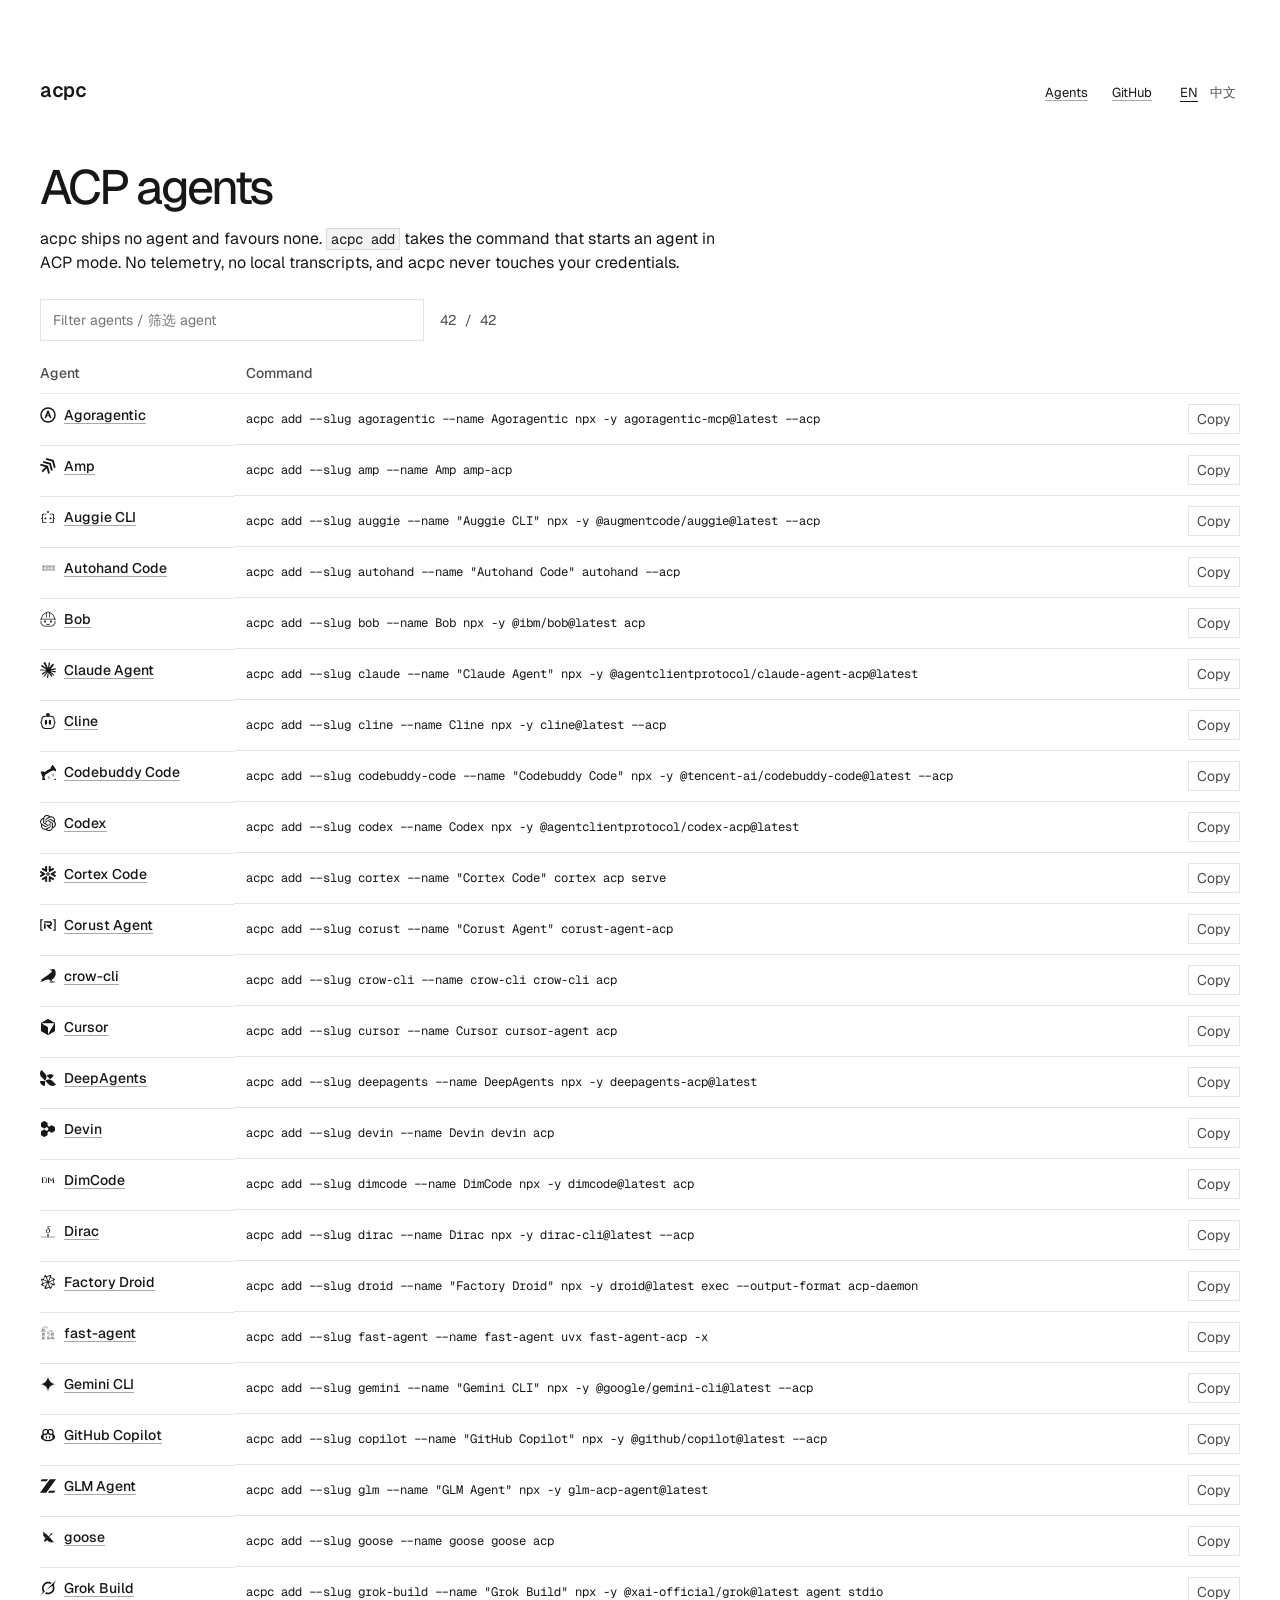
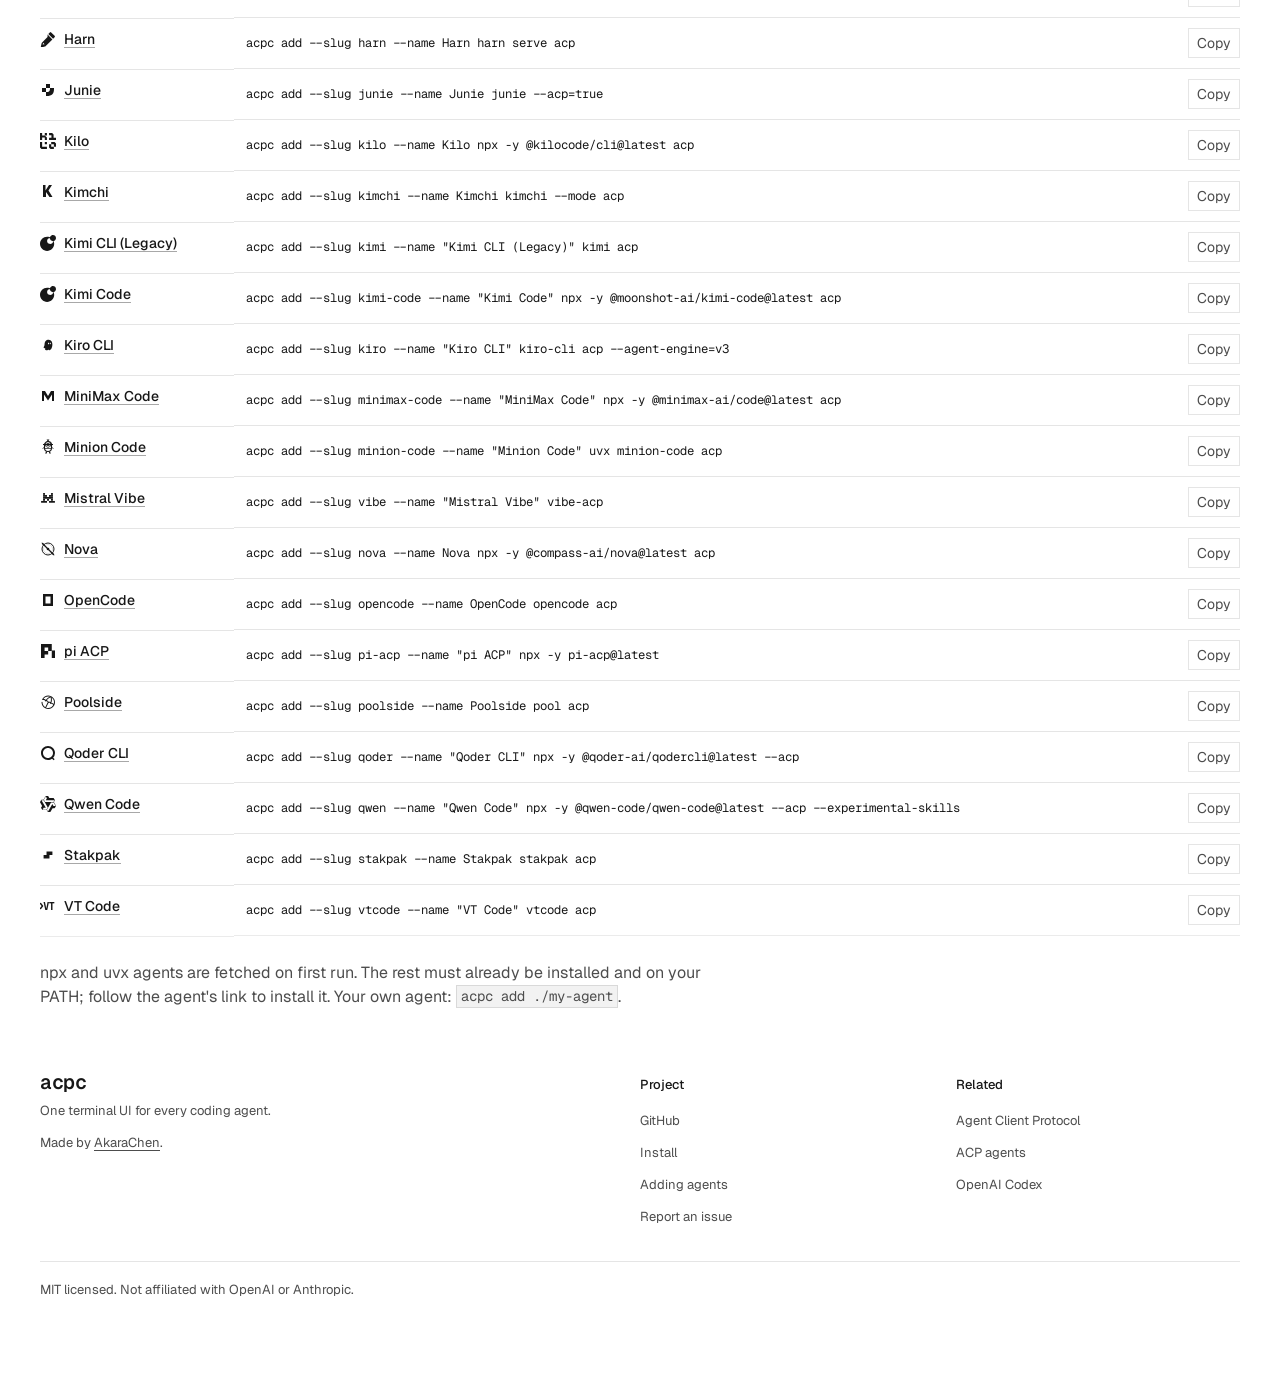
<file: site/agents.html>
<!doctype html>
<html lang="en">
<head>
<meta charset="utf-8">
<meta name="viewport" content="width=device-width, initial-scale=1">
<title>ACP agents for acpc</title>
<meta name="description" content="Every Agent Client Protocol agent, with the acpc add command that connects it.">
<meta property="og:type" content="website">
<meta property="og:site_name" content="acpc">
<meta property="og:url" content="https://acpc.akr.moe/agents.html">
<meta property="og:title" content="ACP agents for acpc">
<meta property="og:description" content="Every Agent Client Protocol agent, with the acpc add command that connects it.">
<meta property="og:image" content="https://acpc.akr.moe/assets/og.png">
<meta property="og:image:width" content="1200">
<meta property="og:image:height" content="630">
<meta name="twitter:card" content="summary_large_image">
<meta name="twitter:image" content="https://acpc.akr.moe/assets/og.png">
<script>
  (function () {
    var saved = null;
    try { saved = localStorage.getItem("acpc-lang"); } catch (e) {}
    var lang = saved || (/^zh/i.test(navigator.language) ? "zh-CN" : "en");
    document.documentElement.lang = lang;
    document.documentElement.classList.add("js");
  })();
</script>
<link rel="preconnect" href="https://fonts.googleapis.com">
<link rel="preconnect" href="https://fonts.gstatic.com" crossorigin>
<link href="https://fonts.googleapis.com/css2?family=Geist:wght@400..600&family=Geist+Mono:wght@400..600&display=swap" rel="stylesheet" referrerpolicy="no-referrer">
<link href="assets/vercel-brand.css" rel="stylesheet">
<link href="assets/site.css" rel="stylesheet">
</head>
<body class="vbg-report">
<div class="vbg-shell">
  <a class="vbg-skip-link" href="#main"><span lang="en">Skip to content</span><span lang="zh-CN">跳到正文</span></a>

  <header class="vbg-header">
    <div class="vbg-masthead">
      <span class="vbg-identity"><a class="vbg-custom-wordmark" href="./">acpc</a></span>
      <div class="vbg-document-meta vbg-custom-nav">
        <a href="agents.html">Agents</a>
        <a href="https://github.com/AkaraChen/acpc">GitHub</a>
        <span class="vbg-custom-lang" id="lang" role="group" aria-label="Language">
          <button type="button" data-set-lang="en">EN</button>
          <button type="button" data-set-lang="zh-CN">中文</button>
        </span>
      </div>
    </div>
  </header>

  <main id="main">

    <section class="vbg-section" aria-labelledby="agents">
      <div class="vbg-flow vbg-custom-intro">
        <h1 class="vbg-display" id="agents">
          <span lang="en">ACP agents</span>
          <span lang="zh-CN">ACP agent 列表</span>
        </h1>
        <p>
          <span lang="en">acpc ships no agent and favours none. <code>acpc add</code> takes the command that starts an agent in ACP mode. No telemetry, no local transcripts, and acpc never touches your credentials.</span>
          <span lang="zh-CN">acpc 不自带 agent，也不偏向任何一家。<code>acpc add</code> 接收启动 agent ACP 模式的命令。没有遥测，不存本地记录，也从不碰你的凭证。</span>
        </p>
      </div>
      <div class="vbg-custom-agent-tools">
        <label class="vbg-visually-hidden" for="agent-filter"><span lang="en">Filter agents</span><span lang="zh-CN">筛选 agent</span></label>
        <input id="agent-filter" type="search" autocomplete="off" spellcheck="false" placeholder="Filter agents / 筛选 agent">
        <span class="vbg-custom-agent-count" id="agent-count"></span>
      </div>
      <div class="vbg-table-wrap">
        <table class="vbg-custom-agents">
          <caption class="vbg-visually-hidden"><span lang="en">Commands to add ACP agents</span><span lang="zh-CN">接入 ACP agent 的命令</span></caption>
          <thead>
            <tr>
              <th scope="col">Agent</th>
              <th scope="col"><span lang="en">Command</span><span lang="zh-CN">命令</span></th>
            </tr>
          </thead>
          <tbody id="agent-rows"></tbody>
        </table>
      </div>
      <p class="vbg-custom-aside">
        <span lang="en">npx and uvx agents are fetched on first run. The rest must already be installed and on your PATH; follow the agent's link to install it. Your own agent: <code>acpc add ./my-agent</code>.</span>
        <span lang="zh-CN">npx 和 uvx 的 agent 首次运行时自动下载。其余的需要先安装好并在 PATH 里，点 agent 名字去它的主页安装。你自己的 agent：<code>acpc add ./my-agent</code>。</span>
      </p>
<script type="application/json" id="agents-data">
[
  {"name": "Agoragentic", "url": "https://agoragentic.com", "command": "acpc add --slug agoragentic --name Agoragentic npx -y agoragentic-mcp@latest --acp", "icon": "assets/icons/agoragentic.svg"},
  {"name": "Amp", "url": "https://github.com/tao12345666333/amp-acp", "command": "acpc add --slug amp --name Amp amp-acp", "icon": "assets/icons/amp.svg"},
  {"name": "Auggie CLI", "url": "https://www.augmentcode.com/", "command": "acpc add --slug auggie --name \"Auggie CLI\" npx -y @augmentcode/auggie@latest --acp", "icon": "assets/icons/auggie.svg"},
  {"name": "Autohand Code", "url": "https://github.com/autohandai/code-cli/blob/main/docs/guides/ACP.md", "command": "acpc add --slug autohand --name \"Autohand Code\" autohand --acp", "icon": "assets/icons/autohand.svg"},
  {"name": "Bob", "url": "https://bob.ibm.com", "command": "acpc add --slug bob --name Bob npx -y @ibm/bob@latest acp", "icon": "assets/icons/bob.svg"},
  {"name": "Claude Agent", "url": "https://github.com/agentclientprotocol/claude-agent-acp", "command": "acpc add --slug claude --name \"Claude Agent\" npx -y @agentclientprotocol/claude-agent-acp@latest", "icon": "assets/icons/claude.svg"},
  {"name": "Cline", "url": "https://cline.bot/cli", "command": "acpc add --slug cline --name Cline npx -y cline@latest --acp", "icon": "assets/icons/cline.svg"},
  {"name": "Codebuddy Code", "url": "https://www.codebuddy.cn/cli/", "command": "acpc add --slug codebuddy-code --name \"Codebuddy Code\" npx -y @tencent-ai/codebuddy-code@latest --acp", "icon": "assets/icons/codebuddy-code.svg"},
  {"name": "Codex", "url": "https://github.com/agentclientprotocol/codex-acp", "command": "acpc add --slug codex --name Codex npx -y @agentclientprotocol/codex-acp@latest", "icon": "assets/icons/codex.svg"},
  {"name": "Cortex Code", "url": "https://docs.snowflake.com/en/user-guide/cortex-code/cortex-code", "command": "acpc add --slug cortex --name \"Cortex Code\" cortex acp serve", "icon": "assets/icons/cortex.svg"},
  {"name": "Corust Agent", "url": "https://corust.ai/", "command": "acpc add --slug corust --name \"Corust Agent\" corust-agent-acp", "icon": "assets/icons/corust.svg"},
  {"name": "crow-cli", "url": "https://crow-ai.dev", "command": "acpc add --slug crow-cli --name crow-cli crow-cli acp", "icon": "assets/icons/crow-cli.svg"},
  {"name": "Cursor", "url": "https://cursor.com/docs/cli/acp", "command": "acpc add --slug cursor --name Cursor cursor-agent acp", "icon": "assets/icons/cursor.svg"},
  {"name": "DeepAgents", "url": "https://docs.langchain.com/oss/javascript/deepagents/overview", "command": "acpc add --slug deepagents --name DeepAgents npx -y deepagents-acp@latest", "icon": "assets/icons/deepagents.svg"},
  {"name": "Devin", "url": "https://docs.devin.ai/cli", "command": "acpc add --slug devin --name Devin devin acp", "icon": "assets/icons/devin.svg"},
  {"name": "DimCode", "url": "https://dimagent.cn/", "command": "acpc add --slug dimcode --name DimCode npx -y dimcode@latest acp", "icon": "assets/icons/dimcode.svg"},
  {"name": "Dirac", "url": "https://dirac.run", "command": "acpc add --slug dirac --name Dirac npx -y dirac-cli@latest --acp", "icon": "assets/icons/dirac.svg"},
  {"name": "Factory Droid", "url": "https://factory.ai/product/cli", "command": "acpc add --slug droid --name \"Factory Droid\" npx -y droid@latest exec --output-format acp-daemon", "icon": "assets/icons/droid.svg"},
  {"name": "fast-agent", "url": "https://fast-agent.ai", "command": "acpc add --slug fast-agent --name fast-agent uvx fast-agent-acp -x", "icon": "assets/icons/fast-agent.svg"},
  {"name": "Gemini CLI", "url": "https://geminicli.com", "command": "acpc add --slug gemini --name \"Gemini CLI\" npx -y @google/gemini-cli@latest --acp", "icon": "assets/icons/gemini.svg"},
  {"name": "GitHub Copilot", "url": "https://github.com/features/copilot/cli/", "command": "acpc add --slug copilot --name \"GitHub Copilot\" npx -y @github/copilot@latest --acp", "icon": "assets/icons/copilot.svg"},
  {"name": "GLM Agent", "url": "https://github.com/stefandevo/glm-acp-agent", "command": "acpc add --slug glm --name \"GLM Agent\" npx -y glm-acp-agent@latest", "icon": "assets/icons/glm.svg"},
  {"name": "goose", "url": "https://block.github.io/goose/", "command": "acpc add --slug goose --name goose goose acp", "icon": "assets/icons/goose.svg"},
  {"name": "Grok Build", "url": "https://x.ai/cli", "command": "acpc add --slug grok-build --name \"Grok Build\" npx -y @xai-official/grok@latest agent stdio", "icon": "assets/icons/grok-build.svg"},
  {"name": "Harn", "url": "https://harnlang.com", "command": "acpc add --slug harn --name Harn harn serve acp", "icon": "assets/icons/harn.svg"},
  {"name": "Junie", "url": "https://junie.jetbrains.com", "command": "acpc add --slug junie --name Junie junie --acp=true", "icon": "assets/icons/junie.svg"},
  {"name": "Kilo", "url": "https://kilo.ai/", "command": "acpc add --slug kilo --name Kilo npx -y @kilocode/cli@latest acp", "icon": "assets/icons/kilo.svg"},
  {"name": "Kimchi", "url": "https://kimchi.dev", "command": "acpc add --slug kimchi --name Kimchi kimchi --mode acp", "icon": "assets/icons/kimchi.svg"},
  {"name": "Kimi CLI (Legacy)", "url": "https://moonshotai.github.io/kimi-cli/", "command": "acpc add --slug kimi --name \"Kimi CLI (Legacy)\" kimi acp", "icon": "assets/icons/kimi.svg"},
  {"name": "Kimi Code", "url": "https://moonshotai.github.io/kimi-code/", "command": "acpc add --slug kimi-code --name \"Kimi Code\" npx -y @moonshot-ai/kimi-code@latest acp", "icon": "assets/icons/kimi-code.svg"},
  {"name": "Kiro CLI", "url": "https://kiro.dev/docs/cli/acp/", "command": "acpc add --slug kiro --name \"Kiro CLI\" kiro-cli acp --agent-engine=v3", "icon": "assets/icons/kiro.svg"},
  {"name": "MiniMax Code", "url": "https://agent.minimax.io", "command": "acpc add --slug minimax-code --name \"MiniMax Code\" npx -y @minimax-ai/code@latest acp", "icon": "assets/icons/minimax-code.svg"},
  {"name": "Minion Code", "url": "https://github.com/femto/minion-code", "command": "acpc add --slug minion-code --name \"Minion Code\" uvx minion-code acp", "icon": "assets/icons/minion-code.svg"},
  {"name": "Mistral Vibe", "url": "https://mistral.ai/products/vibe", "command": "acpc add --slug vibe --name \"Mistral Vibe\" vibe-acp", "icon": "assets/icons/vibe.svg"},
  {"name": "Nova", "url": "https://www.compassap.ai/portfolio/nova.html", "command": "acpc add --slug nova --name Nova npx -y @compass-ai/nova@latest acp", "icon": "assets/icons/nova.svg"},
  {"name": "OpenCode", "url": "https://opencode.ai", "command": "acpc add --slug opencode --name OpenCode opencode acp", "icon": "assets/icons/opencode.svg"},
  {"name": "pi ACP", "url": "https://github.com/svkozak/pi-acp", "command": "acpc add --slug pi-acp --name \"pi ACP\" npx -y pi-acp@latest", "icon": "assets/icons/pi-acp.svg"},
  {"name": "Poolside", "url": "https://poolside.ai", "command": "acpc add --slug poolside --name Poolside pool acp", "icon": "assets/icons/poolside.svg"},
  {"name": "Qoder CLI", "url": "https://qoder.com", "command": "acpc add --slug qoder --name \"Qoder CLI\" npx -y @qoder-ai/qodercli@latest --acp", "icon": "assets/icons/qoder.svg"},
  {"name": "Qwen Code", "url": "https://qwenlm.github.io/qwen-code-docs/en/users/overview", "command": "acpc add --slug qwen --name \"Qwen Code\" npx -y @qwen-code/qwen-code@latest --acp --experimental-skills", "icon": "assets/icons/qwen.svg"},
  {"name": "Stakpak", "url": "https://stakpak.dev", "command": "acpc add --slug stakpak --name Stakpak stakpak acp", "icon": "assets/icons/stakpak.svg"},
  {"name": "VT Code", "url": "https://github.com/vinhnx/VTCode/blob/main/docs/guides/zed-acp.md", "command": "acpc add --slug vtcode --name \"VT Code\" vtcode acp", "icon": "assets/icons/vtcode.svg"}
]
</script>
    </section>

  </main>

  <footer class="vbg-footer">
    <div class="vbg-custom-footer">
      <div class="vbg-custom-footer-about">
        <span class="vbg-custom-wordmark">acpc</span>
        <p>
          <span lang="en">One terminal UI for every coding agent.</span>
          <span lang="zh-CN">一个终端界面，接入所有 coding agent。</span>
        </p>
        <p>
          <span lang="en">Made by <a href="https://github.com/AkaraChen">AkaraChen</a>.</span>
          <span lang="zh-CN">由 <a href="https://github.com/AkaraChen">AkaraChen</a> 制作。</span>
        </p>
      </div>
      <nav class="vbg-custom-footer-links" aria-label="Project">
        <p class="vbg-custom-footer-head"><span lang="en">Project</span><span lang="zh-CN">项目</span></p>
        <ul>
          <li><a href="https://github.com/AkaraChen/acpc">GitHub</a></li>
          <li><a href="https://github.com/AkaraChen/acpc#install"><span lang="en">Install</span><span lang="zh-CN">安装</span></a></li>
          <li><a href="https://github.com/AkaraChen/acpc#adding-agents"><span lang="en">Adding agents</span><span lang="zh-CN">接入 agent</span></a></li>
          <li><a href="https://github.com/AkaraChen/acpc/issues"><span lang="en">Report an issue</span><span lang="zh-CN">反馈问题</span></a></li>
        </ul>
      </nav>
      <nav class="vbg-custom-footer-links" aria-label="Related">
        <p class="vbg-custom-footer-head"><span lang="en">Related</span><span lang="zh-CN">相关</span></p>
        <ul>
          <li><a href="https://agentclientprotocol.com">Agent Client Protocol</a></li>
          <li><a href="https://agentclientprotocol.com/get-started/agents"><span lang="en">ACP agents</span><span lang="zh-CN">支持 ACP 的 agent</span></a></li>
          <li><a href="https://github.com/openai/codex">OpenAI Codex</a></li>
        </ul>
      </nav>
      <p class="vbg-custom-footer-legal">
        <span lang="en">MIT licensed. Not affiliated with OpenAI or Anthropic.</span>
        <span lang="zh-CN">MIT 许可。与 OpenAI、Anthropic 均无关联。</span>
      </p>
    </div>
  </footer>
</div>

<script>
  (function () {
    var root = document.documentElement;
    document.querySelectorAll("[data-set-lang]").forEach(function (b) {
      b.setAttribute("aria-pressed", String(b.dataset.setLang === root.lang));
      b.addEventListener("click", function () {
        root.lang = b.dataset.setLang;
        try { localStorage.setItem("acpc-lang", root.lang); } catch (e) {}
        document.querySelectorAll("[data-set-lang]").forEach(function (o) {
          o.setAttribute("aria-pressed", String(o === b));
        });
      });
    });


    var agents = JSON.parse(document.getElementById("agents-data").textContent);
    var rows = document.getElementById("agent-rows");
    var filter = document.getElementById("agent-filter");
    var count = document.getElementById("agent-count");
    function esc(t) {
      return t.replace(/[&<>"]/g, function (c) { return { "&": "&amp;", "<": "&lt;", ">": "&gt;", '"': "&quot;" }[c]; });
    }
    rows.innerHTML = agents.map(function (a) {
      return '<tr><th scope="row"><a class="vbg-custom-agent" href="' + esc(a.url) + '">' +
        '<span class="vbg-custom-icon" style="-webkit-mask-image:url(' + esc(a.icon) + ');mask-image:url(' + esc(a.icon) + ')"></span>' + esc(a.name) + '</a></th>' +
        '<td class="vbg-custom-cmd"><code>' + esc(a.command) + '</code>' +
        '<button type="button" data-copy="' + esc(a.command) + '"><span lang="en">Copy</span><span lang="zh-CN">复制</span></button></td></tr>';
    }).join("");
    function apply() {
      var q = filter.value.trim().toLowerCase(), shown = 0;
      Array.prototype.forEach.call(rows.rows, function (r, i) {
        var hit = !q || (agents[i].name + " " + agents[i].command).toLowerCase().indexOf(q) >= 0;
        r.hidden = !hit;
        if (hit) shown++;
      });
      count.textContent = shown + " / " + agents.length;
    }
    filter.addEventListener("input", apply);
    apply();
    rows.addEventListener("click", function (e) {
      var b = e.target.closest("[data-copy]");
      if (!b) return;
      navigator.clipboard.writeText(b.dataset.copy).then(function () {
        b.classList.add("is-copied");
        setTimeout(function () { b.classList.remove("is-copied"); }, 1200);
      });
    });

  })();
</script>
</body>
</html>
</file>
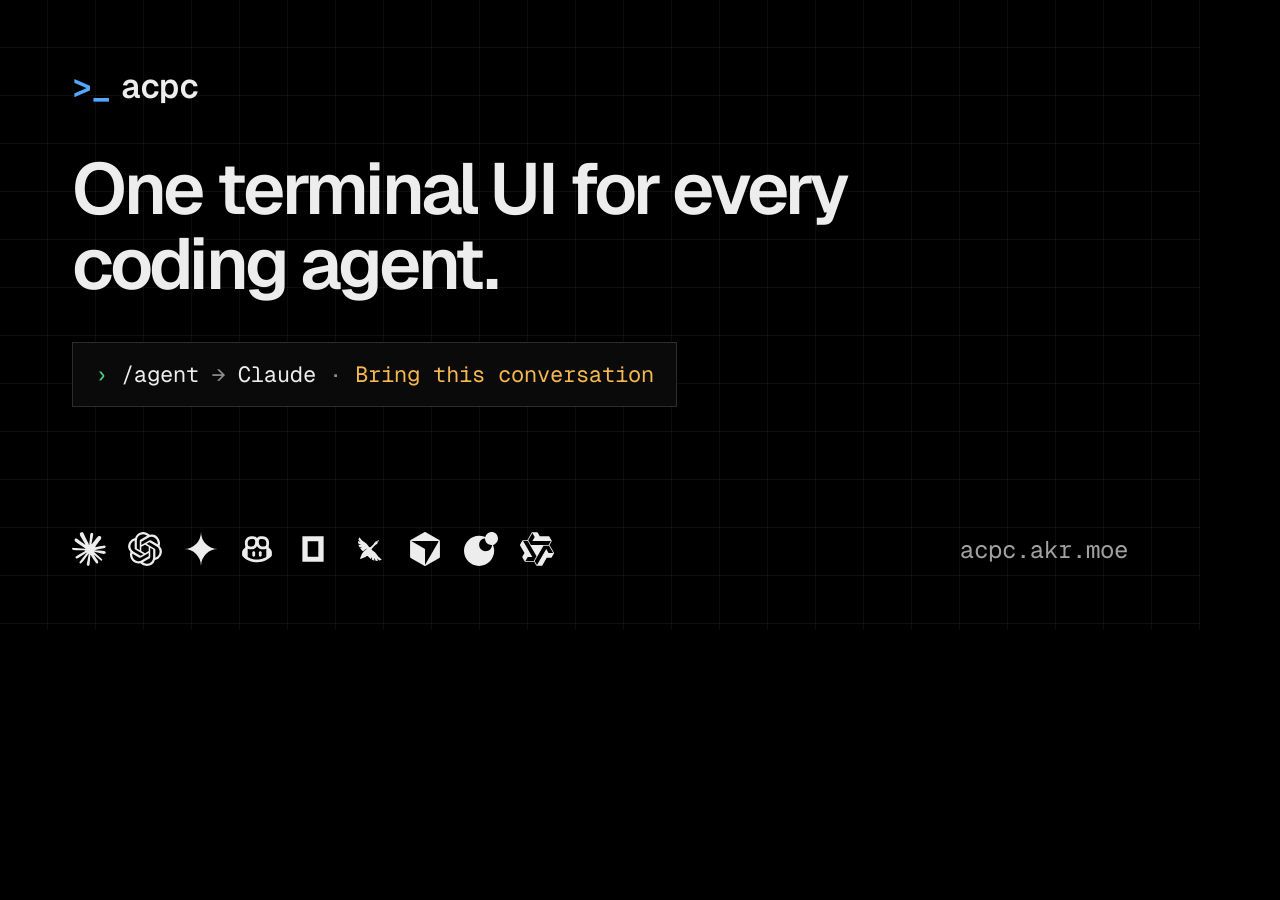
<file: site/tools/og.html>
<!doctype html>
<!-- Source for assets/og.png. Render with tools/og.sh. -->
<html lang="en">
<head>
<meta charset="utf-8">
<link href="https://fonts.googleapis.com/css2?family=Geist:wght@400..600&family=Geist+Mono:wght@400..600&display=swap" rel="stylesheet">
<style>
  * { box-sizing: border-box; margin: 0; }
  html, body { width: 1200px; height: 630px; background: #000; }
  body {
    position: relative;
    overflow: hidden;
    padding: 64px 72px;
    display: flex;
    flex-direction: column;
    font-family: "Geist", sans-serif;
    color: #ededed;
    background-image:
      linear-gradient(#ffffff0d 1px, transparent 1px),
      linear-gradient(90deg, #ffffff0d 1px, transparent 1px);
    background-size: 48px 48px;
    background-position: -1px -1px;
  }
  .mark {
    font-family: "Geist Mono", monospace;
    font-weight: 600;
    font-size: 34px;
    letter-spacing: -0.02em;
  }
  .mark span { color: #52a8ff; margin-right: 10px; }
  h1 {
    margin-top: 44px;
    font-size: 72px;
    font-weight: 600;
    line-height: 1.04;
    letter-spacing: -0.045em;
    max-width: 900px;
  }
  .term {
    margin-top: 40px;
    align-self: flex-start;
    font-family: "Geist Mono", monospace;
    font-size: 22px;
    line-height: 1.6;
    padding: 14px 22px;
    background: #0a0a0a;
    border: 1px solid #ffffff24;
  }
  .d { color: #8f8f8f; }
  .g { color: #45d483; }
  .y { color: #f5b74f; }
  .foot {
    margin-top: auto;
    display: flex;
    align-items: center;
    justify-content: space-between;
  }
  .icons { display: flex; gap: 22px; }
  .icons i {
    width: 34px;
    height: 34px;
    background: #ededed;
    -webkit-mask: var(--u) center / contain no-repeat;
  }
  .url { font-family: "Geist Mono", monospace; font-size: 24px; color: #a1a1a1; }
</style>
</head>
<body>
  <div class="mark"><span>&gt;_</span>acpc</div>
  <h1>One terminal UI for every coding agent.</h1>
  <div class="term"><span class="g">›</span> /agent <span class="d">→</span> Claude <span class="d">·</span> <span class="y">Bring this conversation</span></div>
  <div class="foot">
    <div class="icons">
      <i style="--u:url(../assets/icons/claude.svg)"></i>
      <i style="--u:url(../assets/icons/codex.svg)"></i>
      <i style="--u:url(../assets/icons/gemini.svg)"></i>
      <i style="--u:url(../assets/icons/copilot.svg)"></i>
      <i style="--u:url(../assets/icons/opencode.svg)"></i>
      <i style="--u:url(../assets/icons/goose.svg)"></i>
      <i style="--u:url(../assets/icons/cursor.svg)"></i>
      <i style="--u:url(../assets/icons/kimi.svg)"></i>
      <i style="--u:url(../assets/icons/qwen.svg)"></i>
    </div>
    <div class="url">acpc.akr.moe</div>
  </div>
</body>
</html>
</file>
<file: site/assets/vercel-brand.css>
/* vbg-bundle:start */
/*
 * Composable Vercel report primitives derived from Geist color, type, and
 * spacing semantics. All selectors and custom properties are namespaced.
 * GeistCN source snapshot: 4f5d9c0da9ad400918e15083c83626572f19fd9b
 * GeistCN src/styles/tailwind.css SHA-256:
 * 118f810739af4ba8508a3a5a155f684b09dae795d08a9c12d78958a91d2ad749
 * GeistCN src/styles/components/design-system.css SHA-256:
 * a78c1328cc1ad27bc3832f2568f7cef35cfa61271ae636d0e6889ee2c0eeecb8
 *
 * Public reports load Geist from the HTML head. The Vercel identity primitives
 * below use the stable public wordmark and logo URLs as masks so currentColor
 * follows the report theme. The font stacks retain system fallbacks.
 */

:where(.vbg-report) {
  color-scheme: light;
  --vbg-font-sans: var(--font-geist-sans, var(--font-sans, "Geist", -apple-system, BlinkMacSystemFont, "Segoe UI", sans-serif));
  --vbg-font-mono: var(--font-geist-mono, var(--font-mono, "Geist Mono", "SFMono-Regular", Consolas, monospace));
  --vbg-background-100: light-dark(oklch(1 0 0), oklch(0 0 0));
  --vbg-background-200: light-dark(oklch(0.984 0 0), oklch(0.027 0 0));
  --vbg-gray-100: light-dark(oklch(0.961 0 0), oklch(0.218 0 0));
  --vbg-gray-200: light-dark(oklch(0.94 0 0), oklch(0.239 0 0));
  --vbg-gray-300: light-dark(oklch(0.925 0 0), oklch(0.281 0 0));
  --vbg-gray-400: light-dark(oklch(0.937 0 0), oklch(0.301 0 0));
  --vbg-gray-500: light-dark(oklch(0.836 0 0), oklch(0.39 0 0));
  --vbg-gray-600: light-dark(oklch(0.732 0 0), oklch(0.623 0 0));
  --vbg-gray-700: light-dark(oklch(0.65 0 0), oklch(0.65 0 0));
  --vbg-gray-800: light-dark(oklch(0.59 0 0), oklch(0.59 0 0));
  --vbg-gray-900: light-dark(oklch(0.42 0 0), oklch(0.706 0 0));
  --vbg-gray-1000: light-dark(oklch(0.205 0 0), oklch(0.946 0 0));
  --vbg-gray-alpha-100: light-dark(oklch(0 0 0 / 0.05), oklch(1 0 0 / 0.07));
  --vbg-gray-alpha-200: light-dark(oklch(0 0 0 / 0.081), oklch(1 0 0 / 0.09));
  --vbg-gray-alpha-300: light-dark(oklch(0 0 0 / 0.1), oklch(1 0 0 / 0.13));
  --vbg-gray-alpha-400: light-dark(oklch(0 0 0 / 0.08), oklch(1 0 0 / 0.14));
  --vbg-gray-alpha-500: light-dark(oklch(0 0 0 / 0.21), oklch(1 0 0 / 0.24));
  --vbg-gray-alpha-600: light-dark(oklch(0 0 0 / 0.24), oklch(1 0 0 / 0.51));
  --vbg-gray-alpha-700: light-dark(oklch(0 0 0 / 0.44), oklch(1 0 0 / 0.54));
  --vbg-gray-alpha-800: light-dark(oklch(0 0 0 / 0.51), oklch(1 0 0 / 0.47));
  --vbg-gray-alpha-900: light-dark(oklch(0 0 0 / 0.7), oklch(1 0 0 / 0.61));
  --vbg-gray-alpha-1000: light-dark(oklch(0 0 0 / 0.91), oklch(1 0 0 / 0.92));
  --vbg-blue-100: light-dark(oklch(97.32% 0.0141 251.56), oklch(22.17% 0.069 259.89));
  --vbg-blue-400: light-dark(oklch(91.58% 0.0473 245.116), oklch(34.1% 0.121 254.74));
  --vbg-blue-700: light-dark(oklch(57.61% 0.2508 258.23), oklch(57.61% 0.2321 258.23));
  --vbg-blue-900: light-dark(oklch(53.18% 0.2399 256.99), oklch(71.7% 0.1648 250.794));
  --vbg-blue-1000: light-dark(oklch(26.67% 0.1099 254.34), oklch(96.75% 0.0179 242.423));
  --vbg-green-100: light-dark(oklch(97.59% 0.0289 145.42), oklch(23.09% 0.0716 149.68));
  --vbg-green-400: light-dark(oklch(91.49% 0.0976 146.24), oklch(34.39% 0.1039 147.78));
  --vbg-green-700: light-dark(oklch(64.58% 0.1746 147.27), oklch(64.58% 0.199 147.27));
  --vbg-green-900: light-dark(oklch(51.75% 0.1453 147.65), oklch(73.1% 0.2158 148.29));
  --vbg-green-1000: light-dark(oklch(29.15% 0.1197 147.38), oklch(96.76% 0.056 154.18));
  --vbg-amber-100: light-dark(oklch(97.48% 0.0331 85.79), oklch(22.46% 0.0538 76.04));
  --vbg-amber-400: light-dark(oklch(91.02% 0.1322 88.25), oklch(35.53% 0.0903 66.297));
  --vbg-amber-700: light-dark(oklch(81.87% 0.1969 76.46), oklch(81.87% 0.1969 76.46));
  --vbg-amber-900: light-dark(oklch(52.79% 0.1496 54.65), oklch(77.21% 0.1991 64.28));
  --vbg-amber-1000: light-dark(oklch(30.83% 0.099 45.48), oklch(96.7% 0.0418 84.59));
  --vbg-red-100: light-dark(oklch(96.5% 0.0223 13.09), oklch(22.1% 0.0657 15.11));
  --vbg-red-400: light-dark(oklch(91.51% 0.0471 19.8), oklch(35.27% 0.1273 21.23));
  --vbg-red-700: light-dark(oklch(62.56% 0.2524 23.03), oklch(62.56% 0.2234 23.03));
  --vbg-red-900: light-dark(oklch(54.99% 0.232 25.29), oklch(69.96% 0.2136 22.03));
  --vbg-red-1000: light-dark(oklch(24.8% 0.1041 18.86), oklch(95.6% 0.0293 6.61));
  /* Category series are monochrome by default. Reserve chromatic tokens for meaning. */
  --vbg-chart-1: var(--vbg-gray-1000);
  --vbg-chart-2: var(--vbg-gray-900);
  --vbg-chart-3: var(--vbg-gray-800);
  --vbg-chart-4: var(--vbg-gray-1000);
  --vbg-chart-5: var(--vbg-gray-900);
  --vbg-chart-6: var(--vbg-gray-800);
  --vbg-surface-primary: var(--vbg-background-100);
  --vbg-surface-secondary: var(--vbg-background-200);
  /* Contrast fields stay dark in both themes instead of inverting with text tokens. */
  --vbg-surface-contrast: oklch(0.205 0 0);
  --vbg-text-primary: var(--vbg-gray-1000);
  --vbg-text-secondary: var(--vbg-gray-900);
  --vbg-text-on-contrast: oklch(0.946 0 0);
  --vbg-text-on-contrast-secondary: oklch(0.72 0 0);
  --vbg-border-subtle: var(--vbg-gray-alpha-300);
  --vbg-border-default: var(--vbg-gray-alpha-400);
  --vbg-border-strong: var(--vbg-gray-alpha-700);
  --vbg-border-on-contrast: oklch(1 0 0 / 0.24);
  --vbg-color-info: var(--vbg-blue-700);
  --vbg-color-success: var(--vbg-green-900);
  --vbg-color-warning: var(--vbg-amber-900);
  --vbg-color-error: var(--vbg-red-700);
  --vbg-focus: light-dark(var(--vbg-blue-700), var(--vbg-blue-900));
  --vbg-space-1: 4px;
  --vbg-space-2: 8px;
  --vbg-space-3: 12px;
  --vbg-space-4: 16px;
  --vbg-space-5: 20px;
  --vbg-space-6: 24px;
  --vbg-space-8: 32px;
  --vbg-space-10: 40px;
  --vbg-space-12: 48px;
  --vbg-space-16: 64px;
  --vbg-radius-small: 6px;
  --vbg-radius: 8px;
  --vbg-type-display: 3rem;
  --vbg-type-page-title: 2.5rem;
  --vbg-type-title: 2rem;
  --vbg-type-section: 1.5rem;
  --vbg-type-subsection: 1.25rem;
  --vbg-type-lede: 1.125rem;
  --vbg-type-body: 1rem;
  --vbg-type-compact: 0.875rem;
  --vbg-type-label: 0.8125rem;
  --vbg-type-metadata: 0.8125rem;
  --vbg-weight-regular: 400;
  --vbg-weight-heading: 450;
  --vbg-weight-medium: 500;
  --vbg-weight-semibold: 600;
  --vbg-leading-body: 24px;
  --vbg-leading-compact: 20px;
  --vbg-leading-caption: 18px;
  --vbg-leading-display: 56px;
  --vbg-leading-page-title: 48px;
  --vbg-leading-title: 40px;
  --vbg-leading-section: 32px;
  --vbg-leading-subsection: 26px;
  --vbg-leading-lede: 28px;
  --vbg-flow-tight: var(--vbg-space-2);
  --vbg-flow-copy: var(--vbg-space-4);
  --vbg-flow-group: var(--vbg-space-8);
  --vbg-flow-section: var(--vbg-space-16);
  --vbg-reading-width: 68ch;
  --vbg-display-measure: 20ch;
  --vbg-title-measure: 24ch;
  --vbg-compact-title-measure: 30ch;
  --vbg-content-width: 1200px;
  --vbg-chart-min-width: 640px;
  --vbg-control-height: 36px;
  --vbg-control-height-touch: 44px;
  box-sizing: border-box;
  margin: 0;
  min-height: 100%;
  min-height: 100dvh;
  background: var(--vbg-background-100);
  color: var(--vbg-gray-1000);
  font-family: var(--vbg-font-sans);
  font-size: 16px;
  font-weight: var(--vbg-weight-regular);
  line-height: var(--vbg-leading-body);
  font-kerning: normal;
  font-optical-sizing: auto;
  font-feature-settings: "rlig" 1, "calt" 0, "ss11" 1;
  font-synthesis: none;
  text-rendering: optimizeLegibility;
  -webkit-font-smoothing: antialiased;
}

@supports selector(body:has(> .vbg-report)) {
  body:has(> .vbg-report) {
    margin: 0;
  }
}

:where(.vbg-report *, .vbg-report *::before, .vbg-report *::after) {
  box-sizing: inherit;
}

/* Published display primitives must never override the HTML hidden state. */
.vbg-report[hidden],
:where(.vbg-report) [hidden] {
  display: none !important;
}

@media (prefers-color-scheme: dark) {
  :where(
    .vbg-report[data-theme="auto"]:not(.light-theme):not(.dark-theme),
    .vbg-report:not([data-theme]):not(.light-theme):not(.dark-theme)
  ) {
    color-scheme: dark;
  }
}

/* Host theme classes override OS preference without requiring a theme package. */
:where(.light .vbg-report, .vbg-report.light) {
  color-scheme: light;
}

:where(.dark .vbg-report, .vbg-report.dark) {
  color-scheme: dark;
}

/* Explicit VBG themes override both host and OS themes. If both classes are present, dark wins. */
:where(
  .vbg-report.light-theme,
  .vbg-report[data-theme="light"]:not(.light-theme):not(.dark-theme)
) {
  color-scheme: light;
}

:where(
  .vbg-report.dark-theme,
  .vbg-report[data-theme="dark"]:not(.light-theme):not(.dark-theme)
) {
  color-scheme: dark;
}

:where(.vbg-report) :where(h1, h2, h3, h4, p, ul, ol, dl, figure, blockquote, pre) {
  margin-block-start: 0;
}

:where(.vbg-report) :where(h1, h2, h3, h4) {
  color: var(--vbg-gray-1000);
  font-weight: var(--vbg-weight-heading);
  text-wrap: balance;
}

:where(.vbg-report) .vbg-display,
:where(.vbg-report) .vbg-title,
:where(.vbg-report) .vbg-heading-24,
:where(.vbg-report) .vbg-heading-20,
:where(.vbg-report) .vbg-heading-16 {
  color: var(--vbg-gray-1000);
  font-weight: var(--vbg-weight-heading);
  text-wrap: balance;
}

:where(.vbg-report) :where(h1, h2, h3, h4, .vbg-display, .vbg-title, .vbg-heading-24, .vbg-heading-20, .vbg-heading-16) strong {
  color: inherit;
  font-weight: inherit;
}

:where(.vbg-report) :where(p, li, dd, blockquote, figcaption, .vbg-summary, .vbg-lede) strong {
  color: var(--vbg-gray-1000);
  font-weight: var(--vbg-weight-medium);
}

:where(.vbg-report) :where([id]) {
  scroll-margin-top: var(--vbg-space-8);
}

:where(.vbg-report) h1 {
  max-width: var(--vbg-title-measure);
  margin-block-end: var(--vbg-space-4);
  font-size: var(--vbg-type-page-title);
  line-height: var(--vbg-leading-page-title);
  letter-spacing: -0.06em;
}

:where(.vbg-report) .vbg-title {
  max-width: var(--vbg-title-measure);
  margin-block-end: var(--vbg-space-4);
  font-size: var(--vbg-type-page-title);
  line-height: var(--vbg-leading-page-title);
  letter-spacing: -0.06em;
}

:where(.vbg-report) .vbg-display {
  max-width: var(--vbg-display-measure);
  font-size: var(--vbg-type-display);
  line-height: var(--vbg-leading-display);
  letter-spacing: -0.06em;
}

:where(.vbg-report) h2,
:where(.vbg-report) .vbg-heading-24 {
  margin-block-end: var(--vbg-space-4);
  font-size: var(--vbg-type-section);
  line-height: var(--vbg-leading-section);
  letter-spacing: -0.04em;
}

:where(.vbg-report) h3,
:where(.vbg-report) .vbg-heading-20 {
  margin-block-end: var(--vbg-space-3);
  font-size: var(--vbg-type-subsection);
  line-height: var(--vbg-leading-subsection);
  letter-spacing: -0.02em;
}

:where(.vbg-report) h4,
:where(.vbg-report) .vbg-heading-16 {
  margin-block-end: var(--vbg-space-2);
  font-size: 1rem;
  line-height: 1.5rem;
  letter-spacing: -0.02em;
}

:where(.vbg-report) p {
  margin-block-end: var(--vbg-space-4);
  line-height: var(--vbg-leading-body);
  text-wrap: pretty;
}

:where(.vbg-report) :where(ul, ol) {
  margin-block-end: var(--vbg-space-4);
  padding-inline-start: 1.25rem;
}

:where(.vbg-report) li {
  line-height: var(--vbg-leading-body);
}

:where(.vbg-report) :where(.vbg-reading, .vbg-flow, .vbg-list) li + li {
  margin-block-start: var(--vbg-flow-tight);
}

:where(.vbg-report) :where(.vbg-reading, .vbg-flow, .vbg-list) li > :where(p, ul, ol) {
  margin-block-end: 0;
}

:where(.vbg-report) :where(.vbg-reading, .vbg-flow, .vbg-list) li > p + p {
  margin-block-start: var(--vbg-flow-tight);
}

:where(.vbg-report) :where(.vbg-reading, .vbg-flow, .vbg-list) li > :where(ul, ol) {
  margin-block-start: var(--vbg-flow-tight);
}

:where(.vbg-report) .vbg-list-compact li + li {
  margin-block-start: var(--vbg-space-1);
}

:where(.vbg-report) dt {
  font-weight: var(--vbg-weight-medium);
  line-height: var(--vbg-leading-body);
}

:where(.vbg-report) dd {
  margin-inline-start: 0;
  color: var(--vbg-text-secondary);
  line-height: var(--vbg-leading-body);
}

:where(.vbg-report) dt:not(:first-child) {
  margin-block-start: var(--vbg-flow-copy);
}

:where(.vbg-report) dt + dd {
  margin-block-start: var(--vbg-space-1);
}

:where(.vbg-report) blockquote {
  margin-inline: 0;
  margin-block-end: var(--vbg-flow-copy);
  padding-block: var(--vbg-space-2);
  color: var(--vbg-text-secondary);
  font-size: 1.125rem;
  line-height: 1.75rem;
}

:where(.vbg-report) :where(p, li, dd, figcaption, .vbg-label, .vbg-meta) {
  overflow-wrap: anywhere;
}

:where(.vbg-report) :where(td, th) {
  overflow-wrap: break-word;
}

:where(.vbg-report) :where(a) {
  color: inherit;
  text-decoration-color: var(--vbg-gray-600);
  text-decoration-thickness: 1px;
  text-underline-offset: 3px;
}

:where(.vbg-report) a:hover {
  text-decoration-color: currentColor;
}

:where(.vbg-report) .vbg-link {
  color: var(--vbg-text-primary);
  font-weight: var(--vbg-weight-medium);
  text-decoration: underline;
  text-decoration-color: var(--vbg-gray-600);
  text-decoration-thickness: 1px;
  text-underline-offset: 3px;
}

:where(.vbg-report) .vbg-link:hover {
  text-decoration-color: currentColor;
}

:where(.vbg-report) .vbg-link[data-variant="highlight"] {
  color: var(--vbg-blue-900);
}

:where(.vbg-report) .vbg-link[data-variant="secondary"] {
  color: var(--vbg-text-secondary);
  font-weight: var(--vbg-weight-regular);
}

:where(.vbg-report) .vbg-link[data-variant="secondary"]:hover {
  color: var(--vbg-text-primary);
}

:where(.vbg-report) :where(a, button, input, select, textarea, summary):focus-visible {
  outline: 2px solid var(--vbg-focus);
  outline-offset: 3px;
}

:where(.vbg-report) :where(code, kbd, samp, pre) {
  font-family: var(--vbg-font-mono);
  font-variant-numeric: tabular-nums slashed-zero;
}

:where(.vbg-report) :where(code, kbd) {
  border: 1px solid var(--vbg-border-subtle);
  border-radius: 4px;
  background: var(--vbg-gray-100);
  padding: 0.1em 0.3em;
  font-size: 0.875em;
}

:where(.vbg-report) .vbg-formula {
  display: block;
  max-width: 100%;
  overflow: visible;
  overflow-wrap: anywhere;
  white-space: normal;
}

/* Formula semantics always remain wrap-safe, including additive authored classes. */
.vbg-report :is(
  .vbg-formula,
  [data-vbg-formula],
  [data-formula],
  [class*="vbg-" i][class*="formula" i],
  [class*="vbg-" i][class*="equation" i]
) {
  min-inline-size: 0;
  overflow-wrap: anywhere;
  word-break: normal;
  white-space: normal !important;
}

:where(.vbg-report) pre {
  overflow: auto;
  border: 1px solid var(--vbg-border-subtle);
  border-radius: var(--vbg-radius);
  background: var(--vbg-background-200);
  padding: var(--vbg-space-4);
  font-size: 0.8125rem;
  line-height: 1.55;
}

:where(.vbg-report) pre code {
  border: 0;
  background: transparent;
  padding: 0;
  font-size: inherit;
}

:where(.vbg-report) :where(img, svg, video, canvas) {
  display: block;
  max-width: 100%;
  height: auto;
}

:where(.vbg-report) figure {
  margin-inline: 0;
  margin-block-end: var(--vbg-space-8);
}

:where(.vbg-report) figcaption,
:where(.vbg-report) .vbg-caption {
  margin-block-start: var(--vbg-space-3);
  color: var(--vbg-text-secondary);
  font-size: var(--vbg-type-compact);
  line-height: var(--vbg-leading-compact);
}

:where(.vbg-report) .vbg-shell {
  width: min(calc(100% - 48px), var(--vbg-content-width));
  margin-inline: auto;
  padding-block: clamp(40px, 7vw, 80px);
  container-name: vbg-shell;
  container-type: inline-size;
}

:where(.vbg-report) .vbg-header {
  display: grid;
  grid-template-columns: repeat(12, minmax(0, 1fr));
  column-gap: var(--vbg-space-6);
  row-gap: 0;
  padding-block-end: clamp(32px, 5vw, 56px);
}

:where(.vbg-report) .vbg-header > * {
  grid-column: 1 / -1;
  min-width: 0;
  margin-block: 0;
}

:where(.vbg-report) .vbg-header > :where(h1, .vbg-title, .vbg-display) {
  grid-column: 1 / span 8;
}

:where(.vbg-report) .vbg-header > :where(.vbg-summary, .vbg-lede) {
  grid-column: 1 / span 7;
}

:where(.vbg-report) .vbg-header > * + * {
  margin-block-start: var(--vbg-flow-copy);
}

:where(.vbg-report) .vbg-header > .vbg-context + :where(h1, .vbg-title, .vbg-display) {
  margin-block-start: var(--vbg-space-3);
}

:where(.vbg-report) .vbg-masthead {
  display: grid;
  grid-template-columns: max-content minmax(0, 1fr);
  gap: var(--vbg-space-3) var(--vbg-space-6);
  align-items: first baseline;
}

/* Unknown masthead content stays readable instead of entering a narrow track. */
:where(.vbg-report) .vbg-masthead > * {
  grid-column: 1 / -1;
  min-width: 0;
}

@supports selector(.vbg-masthead:has(> .vbg-identity)) {
  :where(.vbg-report) .vbg-masthead:has(> .vbg-identity):has(> .vbg-document-meta) > .vbg-identity {
    grid-column: 1;
    grid-row: 1;
  }

  :where(.vbg-report) .vbg-masthead:has(> .vbg-identity):has(> .vbg-document-meta) > .vbg-document-meta {
    grid-column: 2;
    grid-row: 1;
  }
}

:where(.vbg-report) .vbg-header > .vbg-masthead + :where(h1, .vbg-title, .vbg-display) {
  margin-block-start: clamp(32px, 4vw, 48px);
}

:where(.vbg-report) .vbg-identity {
  display: flex;
  min-width: max-content;
  align-items: center;
  gap: var(--vbg-space-2);
  color: var(--vbg-text-primary);
  font-size: var(--vbg-type-compact);
  font-weight: var(--vbg-weight-medium);
  line-height: var(--vbg-leading-compact);
  white-space: nowrap;
}

:where(.vbg-report) .vbg-identity > :where(img, svg) {
  width: auto;
  max-width: 128px;
  height: 18px;
}

/* Remote SVG documents do not inherit currentColor through <img>. Masks do. */
:where(.vbg-report) .vbg-wordmark,
:where(.vbg-report) .vbg-logo {
  display: inline-block;
  flex: none;
  background: currentColor;
  -webkit-mask-position: center;
  mask-position: center;
  -webkit-mask-repeat: no-repeat;
  mask-repeat: no-repeat;
  -webkit-mask-size: contain;
  mask-size: contain;
}

:where(.vbg-report) .vbg-wordmark {
  width: 92px;
  height: 18px;
  -webkit-mask-image: url("https://py8fhxnkzwtsqdo9.public.blob.vercel-storage.com/p/vercel-wordmark.svg");
  mask-image: url("https://py8fhxnkzwtsqdo9.public.blob.vercel-storage.com/p/vercel-wordmark.svg");
}

:where(.vbg-report) .vbg-logo {
  width: 16px;
  height: 14px;
  -webkit-mask-image: url("https://py8fhxnkzwtsqdo9.public.blob.vercel-storage.com/p/vercel-logo.svg");
  mask-image: url("https://py8fhxnkzwtsqdo9.public.blob.vercel-storage.com/p/vercel-logo.svg");
}

:where(.vbg-report) .vbg-document-meta {
  display: flex;
  min-width: 0;
  flex-wrap: wrap;
  align-items: first baseline;
  justify-content: flex-end;
  gap: var(--vbg-space-1) var(--vbg-space-4);
  color: var(--vbg-text-secondary);
  font-size: var(--vbg-type-label);
  line-height: var(--vbg-leading-compact);
}

/* Semantic child elements keep the metadata role instead of body paragraph leading. */
:where(.vbg-report) .vbg-document-meta > * {
  margin-block: 0;
  font-size: var(--vbg-type-label);
  line-height: var(--vbg-leading-compact);
}

:where(.vbg-report) :where(
  .vbg-masthead,
  .vbg-identity,
  .vbg-document-meta,
  .vbg-recipient,
  .vbg-state,
  .vbg-date,
  .vbg-confidentiality
) > * {
  margin-block: 0;
}

:where(.vbg-report) :where(.vbg-recipient, .vbg-state, .vbg-date, .vbg-confidentiality) {
  overflow-wrap: anywhere;
}

:where(.vbg-report) :where(.vbg-state, .vbg-confidentiality) {
  color: var(--vbg-text-primary);
  font-weight: var(--vbg-weight-medium);
}

:where(.vbg-report) .vbg-state[data-status="verified"] {
  color: var(--vbg-color-success);
}

:where(.vbg-report) .vbg-summary,
:where(.vbg-report) .vbg-lede {
  max-width: var(--vbg-reading-width);
  color: var(--vbg-gray-900);
  font-size: var(--vbg-type-lede);
  line-height: var(--vbg-leading-lede);
}

/* Semantic wrappers keep their editorial leading when prose uses child elements. */
:where(.vbg-report) :is(.vbg-summary, .vbg-lede) > :where(p, ul, ol, blockquote),
:where(.vbg-report) :is(.vbg-summary, .vbg-lede) > :where(ul, ol) > li {
  font-size: inherit;
  line-height: inherit;
}

:where(.vbg-report) .vbg-reading {
  max-width: var(--vbg-reading-width);
}

/* Intrinsic content may scroll locally, but published layout primitives must not widen the page. */
:where(.vbg-report) :where(
  .vbg-flow,
  .vbg-grid,
  .vbg-split,
  .vbg-calculator,
  .vbg-calculator-layout,
  .vbg-table-wrap,
  .vbg-chart,
  .vbg-chart-viewport
) {
  min-inline-size: 0;
  max-inline-size: 100%;
}

:where(.vbg-report) :where(
  .vbg-flow,
  .vbg-grid,
  .vbg-split,
  .vbg-calculator,
  .vbg-calculator-layout
) > * {
  min-inline-size: 0;
  max-inline-size: 100%;
}

/* Keep unwrapped narrative readable without narrowing tables, charts, or data regions. */
:where(.vbg-report) .vbg-header > :where(p, ul, ol, dl, blockquote),
:where(.vbg-report) .vbg-section > :where(h2, h3, h4, p, ul, ol, dl, blockquote),
:where(.vbg-report) .vbg-flow > :where(p, ul, ol, dl, blockquote) {
  max-width: var(--vbg-reading-width);
}

:where(.vbg-report) :where(.vbg-reading, .vbg-flow) > * {
  margin-block: 0;
}

:where(.vbg-report) :where(.vbg-reading, .vbg-flow) > * + * {
  margin-block-start: var(--vbg-flow-copy);
}

:where(.vbg-report) :where(.vbg-reading, .vbg-flow) > :where(h2):not(:first-child) {
  margin-block-start: var(--vbg-flow-section);
}

:where(.vbg-report) :where(.vbg-reading, .vbg-flow) > :where(h3):not(:first-child) {
  margin-block-start: var(--vbg-space-8);
}

:where(.vbg-report) :where(.vbg-reading, .vbg-flow) > :where(h4):not(:first-child) {
  margin-block-start: var(--vbg-flow-group);
}

:where(.vbg-report) :where(.vbg-reading, .vbg-flow) > h1 + :where(p, ul, ol, dl, blockquote),
:where(.vbg-report) :where(.vbg-reading, .vbg-flow) > h2 + :where(p, ul, ol, dl, blockquote) {
  margin-block-start: var(--vbg-flow-copy);
}

:where(.vbg-report) :where(.vbg-reading, .vbg-flow) > h3 + :where(p, ul, ol, dl, blockquote) {
  margin-block-start: var(--vbg-space-3);
}

:where(.vbg-report) :where(.vbg-reading, .vbg-flow) > h4 + :where(p, ul, ol, dl, blockquote) {
  margin-block-start: var(--vbg-flow-tight);
}

:where(.vbg-report) :where(.vbg-reading, .vbg-flow) > :where(figure, pre, .vbg-table-wrap, .vbg-figure, .vbg-chart) {
  margin-block: var(--vbg-flow-group) var(--vbg-space-8);
}

:where(.vbg-report) .vbg-stack {
  display: grid;
  gap: var(--vbg-flow-copy);
}

:where(.vbg-report) .vbg-stack[data-gap="tight"] { gap: var(--vbg-flow-tight); }
:where(.vbg-report) .vbg-stack[data-gap="group"] { gap: var(--vbg-flow-group); }
:where(.vbg-report) .vbg-stack[data-gap="section"] { gap: var(--vbg-flow-section); }

:where(.vbg-report) .vbg-stack > * {
  min-width: 0;
  margin-block: 0;
}

:where(.vbg-report) :where(
  .vbg-header,
  .vbg-grid,
  .vbg-metrics,
  .vbg-comparison,
  .vbg-metric,
  .vbg-calculator,
  .vbg-field
) > :where(h1, h2, h3, h4, p, ul, ol, dl, figure, blockquote, pre) {
  margin-block: 0;
}

:where(.vbg-report) :where(.vbg-section, .vbg-surface, .vbg-callout, .vbg-note, .vbg-decision, .vbg-recommendation, .vbg-next-step, .vbg-band, .vbg-footer) > :last-child {
  margin-block-end: 0;
}

:where(.vbg-report) .vbg-section {
  display: grid;
  grid-template-columns: repeat(12, minmax(0, 1fr));
  column-gap: var(--vbg-space-6);
  padding-block: 0;
}

:where(.vbg-report) .vbg-section > * {
  grid-column: 1 / -1;
  min-width: 0;
  margin-block: 0;
}

:where(.vbg-report) .vbg-section > :where(h2, h3, h4, p, ul, ol, dl, blockquote, .vbg-reading) {
  grid-column: 1 / span 7;
}

:where(.vbg-report) .vbg-section > * + * {
  margin-block-start: var(--vbg-flow-copy);
}

/* Explicit section grids own peer and row rhythm through their grid gap. */
:where(.vbg-report) .vbg-section.vbg-grid > * + * {
  margin-block-start: 0;
}

/* A split section introduction aligns the first text baselines rather than
 * merely aligning unlike heading and paragraph boxes at their top edges. */
@supports selector(.vbg-section:has(> h2.vbg-span-6 + p.vbg-span-6)) {
  :where(.vbg-report) .vbg-section.vbg-grid:has(> h2.vbg-span-6 + p.vbg-span-6)
    > :where(h2.vbg-span-6, p.vbg-span-6) {
    align-self: baseline;
  }
}

/* Plain narrative lists need readable item rhythm even without a flow wrapper. */
:where(.vbg-report) .vbg-section > :where(ul, ol):not(
  .vbg-legend,
  .vbg-list-compact,
  [role="listbox"],
  [role="menu"],
  [role="menubar"],
  [role="navigation"],
  [role="tablist"]
) > li + li {
  margin-block-start: var(--vbg-flow-tight);
}

/* Preserve editorial heading rhythm even when a section omits .vbg-flow. */
:where(.vbg-report) .vbg-section > h2:not(:first-child) {
  margin-block-start: var(--vbg-flow-section);
}

:where(.vbg-report) .vbg-section > h3:not(:first-child) {
  margin-block-start: var(--vbg-space-8);
}

:where(.vbg-report) .vbg-section > h4:not(:first-child) {
  margin-block-start: var(--vbg-flow-group);
}

:where(.vbg-report) .vbg-section > h3 + :where(p, ul, ol, dl, blockquote) {
  margin-block-start: var(--vbg-space-3);
}

:where(.vbg-report) .vbg-section > h4 + :where(p, ul, ol, dl, blockquote) {
  margin-block-start: var(--vbg-flow-tight);
}

:where(.vbg-report) .vbg-section > :where(
  figure,
  pre,
  .vbg-action,
  .vbg-decision,
  .vbg-recommendation,
  .vbg-next-step,
  .vbg-band,
  .vbg-evidence,
  .vbg-table-wrap,
  .vbg-figure,
  .vbg-chart,
  .vbg-calculator,
  .vbg-metrics,
  .vbg-stat-strip,
  .vbg-comparison,
  .vbg-result-group
) {
  margin-block-start: var(--vbg-flow-group);
}

:where(.vbg-report) .vbg-section + .vbg-section {
  margin-block-start: clamp(48px, 5vw, 64px);
}

/* The optional opening context is still part of the opening; the first chapter
 * needs the same boundary as later sibling sections after that context reflows. */
:where(.vbg-report) .vbg-opening + .vbg-section {
  margin-block-start: clamp(48px, 5vw, 64px);
}

:where(.vbg-report) .vbg-chapter:not(.vbg-reading):not(.vbg-flow) > * {
  margin-block: 0;
}

:where(.vbg-report) :where(main, .vbg-flow) > .vbg-chapter + .vbg-chapter {
  margin-block-start: clamp(64px, 8vw, 96px);
}

:where(.vbg-report) .vbg-chapter > .vbg-section + .vbg-section {
  margin-block-start: clamp(32px, 4vw, 48px);
}

:where(.vbg-report) .vbg-chapter.vbg-stack > .vbg-section + .vbg-section {
  margin-block-start: 0;
}

/* A complete evidence component followed by narrative is a semantic boundary
 * only when its direct parent does not already own rhythm or placement. Keep
 * this after chapter resets so responsive peer stacking cannot erase the gap. */
.vbg-report :is(
  .vbg-section:not(.vbg-grid):not(.vbg-stack):not(.vbg-flow),
  .vbg-chapter:not(.vbg-reading):not(.vbg-flow):not(.vbg-stack)
) > :where(
  figure,
  pre,
  .vbg-action,
  .vbg-decision,
  .vbg-recommendation,
  .vbg-next-step,
  .vbg-band,
  .vbg-evidence,
  .vbg-table-wrap,
  .vbg-figure,
  .vbg-chart,
  .vbg-calculator,
  .vbg-metrics,
  .vbg-stat-strip,
  .vbg-comparison,
  .vbg-result-group
) + :is(.vbg-reading, .vbg-flow, h2, h3) {
  margin-block-start: var(--vbg-space-8);
}

:where(.vbg-report) .vbg-band {
  display: grid;
  gap: var(--vbg-space-4);
  border: 0;
  background: transparent;
  padding: 0;
}

:where(.vbg-report) .vbg-band > * {
  min-width: 0;
  margin-block: 0;
}

:where(.vbg-report) .vbg-band[data-tone="contrast"] {
  --vbg-text-primary: var(--vbg-text-on-contrast);
  --vbg-text-secondary: var(--vbg-text-on-contrast-secondary);
  --vbg-border-subtle: var(--vbg-border-on-contrast);
  --vbg-border-default: var(--vbg-border-on-contrast);
  --vbg-border-strong: var(--vbg-text-on-contrast);
  border-color: var(--vbg-border-on-contrast);
  background: var(--vbg-surface-contrast);
  color: var(--vbg-text-on-contrast);
  padding: clamp(32px, 5vw, 56px) clamp(24px, 4vw, 48px);
}

:where(.vbg-report) .vbg-band[data-tone="contrast"] :where(
  h1,
  h2,
  h3,
  h4,
  .vbg-display,
  .vbg-title,
  .vbg-heading-24,
  .vbg-heading-20,
  .vbg-heading-16,
  .vbg-lede,
  .vbg-summary,
  .vbg-stat-value,
  .vbg-metric-value,
  .vbg-identity,
  strong
) {
  color: var(--vbg-text-on-contrast);
}

:where(.vbg-report) .vbg-band[data-tone="contrast"] :where(
  .vbg-context,
  .vbg-label,
  .vbg-meta,
  .vbg-helper,
  .vbg-metric-detail,
  .vbg-lede,
  .vbg-summary,
  figcaption
) {
  color: var(--vbg-text-on-contrast-secondary);
}

:where(.vbg-report) .vbg-band[data-tone="contrast"] :where(.vbg-action, .vbg-decision, .vbg-stat-strip) {
  border-color: var(--vbg-border-on-contrast);
}

:where(.vbg-report) .vbg-band[data-tone="contrast"] .vbg-stat-strip {
  border-color: var(--vbg-border-on-contrast);
}

:where(.vbg-report) .vbg-band[data-tone="contrast"] :where(a, .vbg-link) {
  color: var(--vbg-text-on-contrast);
  text-decoration-color: var(--vbg-text-on-contrast-secondary);
}

:where(.vbg-report) .vbg-band[data-tone="contrast"] .vbg-link[data-variant] {
  color: var(--vbg-text-on-contrast);
}

:where(.vbg-report) .vbg-band[data-tone="contrast"] :where(button, .vbg-button) {
  border-color: var(--vbg-border-on-contrast);
  background: transparent;
  color: var(--vbg-text-on-contrast);
}

:where(.vbg-report) .vbg-band[data-tone="contrast"] :where(button, .vbg-button)[data-variant="primary"] {
  border-color: var(--vbg-text-on-contrast);
  background: var(--vbg-text-on-contrast);
  color: var(--vbg-surface-contrast);
}

:where(.vbg-report) .vbg-band[data-tone="contrast"] :where(button, .vbg-button):hover {
  border-color: var(--vbg-text-on-contrast-secondary);
  background: var(--vbg-border-on-contrast);
}

:where(.vbg-report) .vbg-band[data-tone="contrast"] :where(button, .vbg-button)[data-variant="primary"]:hover {
  border-color: var(--vbg-text-on-contrast);
  background: var(--vbg-gray-200);
  color: var(--vbg-gray-1000);
}

:where(.vbg-report) .vbg-grid {
  display: grid;
  grid-template-columns: repeat(12, minmax(0, 1fr));
  gap: var(--vbg-space-6);
}

:where(.vbg-report) .vbg-grid > * {
  grid-column: 1 / -1;
  min-width: 0;
}

:where(.vbg-report) .vbg-split {
  display: grid;
  grid-template-columns: minmax(0, 7fr) minmax(0, 5fr);
  gap: var(--vbg-space-6);
  align-items: start;
}

:where(.vbg-report) .vbg-split[data-ratio="equal"] {
  grid-template-columns: repeat(2, minmax(0, 1fr));
}

:where(.vbg-report) .vbg-split[data-ratio="wide"] {
  grid-template-columns: minmax(0, 8fr) minmax(0, 4fr);
}

:where(.vbg-report) .vbg-split > * {
  min-width: 0;
}

/*
 * A source-ordered opening composition: claim, decisive proof, then optional
 * context. The split variant shares one desktop band; the stacked variant
 * gives the proof the full report measure. Decoration remains opt-in elsewhere.
 */
:where(.vbg-report) .vbg-opening {
  display: grid;
  grid-template-columns: repeat(12, minmax(0, 1fr));
  align-items: start;
  gap: var(--vbg-space-6);
  min-inline-size: 0;
  max-inline-size: 100%;
  border: 0;
  background: transparent;
  padding: 0;
}

:where(.vbg-report) .vbg-opening > * {
  grid-column: 1 / -1;
  min-inline-size: 0;
  max-inline-size: 100%;
  margin-block: 0;
}

:where(.vbg-report) .vbg-opening > .vbg-opening-claim {
  grid-row: 1;
}

:where(.vbg-report) .vbg-opening > .vbg-opening-proof {
  grid-row: 2;
}

:where(.vbg-report) .vbg-opening > .vbg-opening-context {
  grid-row: 3;
  max-width: var(--vbg-reading-width);
}

:where(.vbg-report) .vbg-opening[data-layout="split"] {
  row-gap: var(--vbg-space-4);
}

:where(.vbg-report) .vbg-opening[data-layout="split"] > .vbg-opening-claim {
  grid-column: 1 / span 7;
  grid-row: 1;
}

:where(.vbg-report) .vbg-opening[data-layout="split"] > .vbg-opening-proof {
  grid-column: 8 / -1;
  grid-row: 1;
}

:where(.vbg-report) .vbg-opening[data-layout="split"] > .vbg-opening-context {
  grid-column: 1 / span 7;
  grid-row: 2;
}

:where(.vbg-report) .vbg-opening :where(
  .vbg-opening-claim,
  .vbg-opening-proof,
  .vbg-opening-context
) > * {
  max-inline-size: 100%;
}

/* The opening grid owns space between its regions; child margins own only
 * rhythm within a region. This prevents the last heading or paragraph margin
 * from being added to the grid gap. */
:where(.vbg-report) .vbg-opening :where(
  .vbg-opening-claim,
  .vbg-opening-proof,
  .vbg-opening-context
) > :last-child {
  margin-block-end: 0;
}

:where(.vbg-report) .vbg-metrics,
:where(.vbg-report) .vbg-comparison {
  display: grid;
  grid-template-columns: repeat(auto-fit, minmax(min(100%, 220px), 1fr));
  gap: var(--vbg-space-8);
}

/*
 * Opt comparable two-child peers into shared desktop heading and body rows.
 * Subgrid is progressive enhancement; older engines reserve two heading lines.
 * Peers with additional content and narrow layouts keep ordinary vbg-stack flow.
 */
@media (min-width: 801px) {
  @supports not (grid-template-rows: subgrid) {
    :where(.vbg-report) .vbg-comparison[data-align="rows"] > .vbg-stack:has(> :nth-child(2):last-child) > :first-child {
      min-block-size: calc(2 * var(--vbg-leading-subsection));
    }
  }

  @supports (grid-template-rows: subgrid) {
    :where(.vbg-report) .vbg-comparison[data-align="rows"] {
      row-gap: var(--vbg-flow-copy);
    }

    :where(.vbg-report) .vbg-comparison[data-align="rows"] > .vbg-stack:has(> :nth-child(2):last-child) {
      grid-row: span 2;
      grid-template-rows: subgrid;
      row-gap: var(--vbg-flow-copy);
    }
  }
}

/*
 * A flat, responsive length comparison for two to six non-negative values
 * that share one unit, zero baseline, and domain maximum. Exact labels and
 * values remain normal HTML; only the mark width is supplied inline.
 */
:where(.vbg-report) .vbg-bar-comparison {
  min-inline-size: 0;
  max-inline-size: 100%;
}

:where(.vbg-report) .vbg-bar-list {
  display: grid;
  gap: var(--vbg-space-5);
  margin: 0;
  padding: 0;
  list-style: none;
}

:where(.vbg-report) .vbg-bar {
  display: grid;
  grid-template-columns: minmax(0, 1fr) max-content;
  align-items: baseline;
  gap: var(--vbg-space-2) var(--vbg-space-4);
  min-inline-size: 0;
}

:where(.vbg-report) :is(.vbg-bar-label, .vbg-bar-value) {
  min-inline-size: 0;
  color: var(--vbg-text-primary);
  font-family: var(--vbg-font-sans);
  font-size: var(--vbg-type-compact);
  font-weight: var(--vbg-weight-medium);
  line-height: var(--vbg-leading-compact);
}

:where(.vbg-report) .vbg-bar-value {
  justify-self: end;
  font-variant-numeric: tabular-nums;
  overflow-wrap: anywhere;
  text-align: end;
}

:where(.vbg-report) .vbg-bar-track {
  display: block;
  grid-column: 1 / -1;
  inline-size: 100%;
  block-size: 8px;
  overflow: hidden;
  border-radius: 2px;
  background: var(--vbg-surface-secondary);
}

:where(.vbg-report) .vbg-bar-fill {
  display: block;
  inline-size: 0;
  max-inline-size: 100%;
  block-size: 100%;
  background: var(--vbg-text-primary);
}

:where(.vbg-report) .vbg-bar[data-role="reference"] .vbg-bar-fill {
  background: var(--vbg-text-secondary);
}

:where(.vbg-report) .vbg-bar-list:has(> .vbg-bar[data-role="primary"]) > .vbg-bar:not([data-role="primary"]) .vbg-bar-fill {
  background: var(--vbg-text-secondary);
}

:where(.vbg-report) .vbg-bar[data-role="primary"] .vbg-bar-fill {
  background: var(--vbg-text-primary);
}

:where(.vbg-report) .vbg-span-4 { grid-column: span 4; }
:where(.vbg-report) .vbg-span-5 { grid-column: span 5; }
:where(.vbg-report) .vbg-span-6 { grid-column: span 6; }
:where(.vbg-report) .vbg-span-7 { grid-column: span 7; }
:where(.vbg-report) .vbg-span-8 { grid-column: span 8; }
:where(.vbg-report) .vbg-span-12 { grid-column: 1 / -1; }

/* Explicit full-span table ownership must survive page-owned grid placement. */
:where(.vbg-report) .vbg-table-wrap.vbg-span-12 {
  grid-column: 1 / -1 !important;
}

:where(.vbg-report) .vbg-context,
:where(.vbg-report) .vbg-label {
  color: var(--vbg-text-secondary);
  font-size: 0.8125rem;
  font-weight: var(--vbg-weight-regular);
  line-height: 1.2308;
}

:where(.vbg-report) :where(.vbg-context, .vbg-label) strong {
  color: var(--vbg-gray-1000);
  font-weight: var(--vbg-weight-medium);
}

:where(.vbg-report) .vbg-context {
  line-height: var(--vbg-leading-caption);
}

:where(.vbg-report) .vbg-meta {
  color: var(--vbg-text-secondary);
  font-family: var(--vbg-font-sans);
  font-size: var(--vbg-type-metadata);
  font-weight: var(--vbg-weight-regular);
  font-variant-numeric: tabular-nums;
  line-height: var(--vbg-leading-caption);
}

:where(.vbg-report) .vbg-surface {
  border: 0;
  border-radius: 0;
  background: transparent;
  padding: 0;
}

/* Containment is opt-in. Use it only when a region has a real boundary. */
:where(.vbg-report) :where(
  .vbg-surface[data-variant="contained"],
  .vbg-surface[data-contained="true"]
) {
  border: 1px solid var(--vbg-border-subtle);
  border-radius: var(--vbg-radius);
  background: var(--vbg-surface-primary);
  padding: var(--vbg-space-6);
}

:where(.vbg-report) .vbg-action {
  display: grid;
  gap: var(--vbg-space-3);
  border: 0;
  padding-block: 0;
}

:where(.vbg-report) .vbg-decision {
  display: grid;
  gap: var(--vbg-space-3);
  border: 0;
  padding-block: 0;
}

/* These roles may be applied directly to prose; inline children must stay inline. */
:where(.vbg-report) :is(p, li, blockquote).vbg-decision,
:where(.vbg-report) :is(p, li, blockquote).vbg-recommendation,
:where(.vbg-report) :is(p, li, blockquote).vbg-action {
  display: block;
}

:where(.vbg-report) .vbg-decision[data-priority="primary"] {
  padding-block: 0;
}

:where(.vbg-report) .vbg-recommendation {
  display: grid;
  gap: var(--vbg-space-3);
  border: 0;
  padding-block: 0;
}

:where(.vbg-report) :where(.vbg-action, .vbg-decision, .vbg-recommendation) > :where(p, ul, ol) {
  max-inline-size: var(--vbg-reading-width);
}

:where(.vbg-report) .vbg-next-step {
  display: grid;
  grid-template-columns: minmax(160px, 4fr) minmax(0, 8fr);
  gap: var(--vbg-space-4) var(--vbg-space-6);
  align-items: first baseline;
  border: 0;
  padding-block: 0;
}

@supports selector(.vbg-decision:has(> .vbg-table-wrap:last-child)) {
  :where(.vbg-report) :where(.vbg-decision, .vbg-recommendation):has(> :where(.vbg-stat-strip, .vbg-table-wrap):last-child) {
    border-bottom: 0;
  }
}

/* Only an exact primary/supporting pair receives the split placement. */
:where(.vbg-report) .vbg-next-step > * {
  grid-column: 1 / -1;
}

@supports selector(.vbg-next-step:has(> :nth-child(2):last-child)) {
  :where(.vbg-report) .vbg-next-step:has(> :nth-child(2):last-child) > :first-child {
    grid-column: 1;
  }

  :where(.vbg-report) .vbg-next-step:has(> :nth-child(2):last-child) > :nth-child(2) {
    grid-column: 2;
  }
}

:where(.vbg-report) .vbg-action > *,
:where(.vbg-report) .vbg-decision > *,
:where(.vbg-report) .vbg-evidence > *,
:where(.vbg-report) .vbg-recommendation > *,
:where(.vbg-report) .vbg-next-step > * {
  min-width: 0;
  margin-block: 0;
}

:where(.vbg-report) .vbg-evidence {
  display: grid;
  gap: var(--vbg-space-4);
  border: 0;
  background: transparent;
  padding-block: 0;
}

:where(.vbg-report) .vbg-stat-strip {
  display: grid;
  grid-template-columns: repeat(auto-fit, minmax(min(100%, 200px), 1fr));
  gap: var(--vbg-space-8);
  border: 0;
  background: transparent;
}

/* A sole peer group has no sibling topology to preserve, so it owns its grid. */
:where(.vbg-report) .vbg-grid > :is(
  .vbg-stat-strip,
  .vbg-metrics,
  .vbg-result-group
):only-child {
  grid-column: 1 / -1 !important;
}

:where(.vbg-report) .vbg-stat {
  display: grid;
  align-content: start;
  gap: var(--vbg-space-2);
  min-width: 0;
  background: transparent;
  padding: 0;
}

:where(.vbg-report) .vbg-stat > * {
  margin-block: 0;
}

:where(.vbg-report) :is(
  .vbg-stat-label,
  .vbg-stat > .vbg-label:first-child
) {
  color: var(--vbg-text-secondary);
  font-size: var(--vbg-type-compact);
  font-weight: var(--vbg-weight-regular);
  line-height: var(--vbg-leading-compact);
}

:where(.vbg-report) :is(
  .vbg-stat-value,
  .vbg-stat > :is(strong, output):nth-child(2)
) {
  color: var(--vbg-text-primary);
  font-size: clamp(1.5rem, 3vw, 2rem);
  font-weight: var(--vbg-weight-heading);
  font-variant-numeric: tabular-nums;
  letter-spacing: -0.04em;
  line-height: 1.15;
  max-inline-size: 100%;
  overflow-wrap: normal;
  word-break: normal;
}

:where(.vbg-report) .vbg-stat[data-priority="primary"] :is(
  .vbg-stat-value,
  :is(strong, output):nth-child(2)
) {
  font-size: clamp(2rem, 4vw, 2.5rem);
}

:where(.vbg-report) .vbg-stat[data-priority="supporting"] :is(
  .vbg-stat-value,
  :is(strong, output):nth-child(2)
) {
  font-size: clamp(1.25rem, 2vw, 1.5rem);
}

:where(.vbg-report) :is(
  .vbg-stat-detail,
  .vbg-stat > .vbg-meta
) {
  color: var(--vbg-text-secondary);
  font-size: var(--vbg-type-metadata);
  font-weight: var(--vbg-weight-regular);
  line-height: var(--vbg-leading-caption);
}

:where(.vbg-report) .vbg-metric {
  display: grid;
  align-content: start;
  gap: var(--vbg-space-2);
}

:where(.vbg-report) :is(
  .vbg-metric-label,
  .vbg-metric > .vbg-label:first-child
) {
  color: var(--vbg-text-secondary);
  font-size: var(--vbg-type-compact);
  font-weight: var(--vbg-weight-regular);
  line-height: var(--vbg-leading-compact);
}

:where(.vbg-report) :is(
  .vbg-metric-value,
  .vbg-metric > :is(strong, output):nth-child(2)
) {
  color: var(--vbg-text-primary);
  font-size: clamp(1.5rem, 3vw, 2rem);
  font-weight: var(--vbg-weight-heading);
  line-height: 1.15;
  letter-spacing: -0.04em;
  font-variant-numeric: tabular-nums;
  max-inline-size: 100%;
  overflow-wrap: normal;
  word-break: normal;
}

:where(.vbg-report) :is(
  .vbg-metric-detail,
  .vbg-metric > .vbg-meta
) {
  color: var(--vbg-text-secondary);
  font-size: 0.875rem;
  line-height: var(--vbg-leading-compact);
}

:where(.vbg-report) .vbg-note {
  border: 0;
  padding-block: var(--vbg-space-3);
}

:where(.vbg-report) .vbg-callout {
  border: 0;
  border-radius: 0;
  background: transparent;
  padding: 0;
}

:where(.vbg-report) :where(
  .vbg-callout[data-variant="contained"],
  .vbg-callout[data-contained="true"],
  .vbg-callout[data-tone="info"],
  .vbg-callout[data-tone="success"],
  .vbg-callout[data-tone="warning"],
  .vbg-callout[data-tone="error"]
) {
  border: 0;
  border-radius: var(--vbg-radius);
  background: var(--vbg-background-200);
  padding: var(--vbg-space-5);
}

:where(.vbg-report) .vbg-callout[data-tone="info"] { background: var(--vbg-blue-100); }
:where(.vbg-report) .vbg-callout[data-tone="success"] { background: var(--vbg-green-100); }
:where(.vbg-report) .vbg-callout[data-tone="warning"] { background: var(--vbg-amber-100); }
:where(.vbg-report) .vbg-callout[data-tone="error"] { background: var(--vbg-red-100); }

:where(.vbg-report) .vbg-note[data-tone="info"] { border-color: var(--vbg-color-info); }
:where(.vbg-report) .vbg-note[data-tone="success"] { border-color: var(--vbg-color-success); }
:where(.vbg-report) .vbg-note[data-tone="warning"] { border-color: var(--vbg-color-warning); }
:where(.vbg-report) .vbg-note[data-tone="error"] { border-color: var(--vbg-color-error); }

:where(.vbg-report) .vbg-table-wrap {
  position: relative;
  display: block;
  align-self: stretch;
  justify-self: stretch;
  width: 100%;
  max-width: 100%;
  min-width: 0;
  overflow-x: auto;
  overscroll-behavior-inline: contain;
  scrollbar-gutter: auto;
  border: 0;
  container-type: inline-size;
}

/* Evidence tables always own the complete desktop evidence track. */
:where(.vbg-report) :where(.vbg-section, .vbg-grid) > .vbg-table-wrap {
  grid-column: 1 / -1;
  inline-size: 100%;
}

:where(.vbg-report) .vbg-overflow-cue {
  display: none;
  align-items: baseline;
  justify-content: space-between;
  gap: var(--vbg-space-3);
  inline-size: 100%;
  max-inline-size: 100%;
  margin-block: var(--vbg-space-2);
  color: var(--vbg-text-secondary);
  font-size: var(--vbg-type-compact);
  font-weight: var(--vbg-weight-regular);
  line-height: var(--vbg-leading-compact);
  overflow-wrap: break-word;
}

:where(.vbg-report) .vbg-overflow-cue::after {
  content: "\2192";
  flex: none;
  color: var(--vbg-text-primary);
  font-size: var(--vbg-type-body);
  line-height: 1;
}

:where(.vbg-report[dir="rtl"]) .vbg-overflow-cue::after {
  content: "\2190";
}

/* Full-width evidence is resilient when a shell-level reading wrapper is used by mistake. */
@supports (width: 1cqi) {
  :where(.vbg-report) .vbg-shell > :where(.vbg-reading, .vbg-section.vbg-reading) > :is(.vbg-table-wrap, .vbg-chart, .vbg-figure, .vbg-evidence, .vbg-comparison, .vbg-calculator, .vbg-result-group),
  :where(.vbg-report) .vbg-shell > .vbg-section > .vbg-reading > :is(.vbg-table-wrap, .vbg-chart, .vbg-figure, .vbg-evidence, .vbg-comparison, .vbg-calculator, .vbg-result-group),
  :where(.vbg-report) .vbg-shell > main > :where(.vbg-reading, .vbg-section.vbg-reading) > :is(.vbg-table-wrap, .vbg-chart, .vbg-figure, .vbg-evidence, .vbg-comparison, .vbg-calculator, .vbg-result-group),
  :where(.vbg-report) .vbg-shell > main > .vbg-section > .vbg-reading > :is(.vbg-table-wrap, .vbg-chart, .vbg-figure, .vbg-evidence, .vbg-comparison, .vbg-calculator, .vbg-result-group),
  :where(.vbg-report) .vbg-shell > .vbg-section > :where(.vbg-reading, .vbg-flow) > :is(.vbg-table-wrap, .vbg-chart, .vbg-figure, .vbg-evidence, .vbg-comparison, .vbg-calculator, .vbg-result-group),
  :where(.vbg-report) .vbg-shell > main > .vbg-section > :where(.vbg-reading, .vbg-flow) > :is(.vbg-table-wrap, .vbg-chart, .vbg-figure, .vbg-evidence, .vbg-comparison, .vbg-calculator, .vbg-result-group) {
    width: 100cqi;
    max-width: 100cqi;
  }
}

:where(.vbg-report) .vbg-figure,
:where(.vbg-report) .vbg-chart {
  min-width: 0;
}

:where(.vbg-report) .vbg-chart {
  overflow: visible;
}

:where(.vbg-report) .vbg-chart-viewport > .vbg-chart-desktop {
  display: block;
}

:where(.vbg-report) .vbg-chart-viewport > .vbg-chart-mobile {
  display: none;
}

:where(.vbg-report) .vbg-chart-viewport {
  width: 100%;
  max-width: 100%;
  overflow-x: auto;
  overscroll-behavior-inline: contain;
  scrollbar-gutter: stable;
}

:where(.vbg-report) .vbg-chart-header {
  display: grid;
  gap: var(--vbg-space-1);
  margin-block-end: var(--vbg-space-4);
}

:where(.vbg-report) .vbg-chart-header > * {
  max-width: var(--vbg-reading-width);
  margin-block: 0;
}

:where(.vbg-report) .vbg-chart-title {
  color: var(--vbg-text-primary);
  font-size: var(--vbg-type-body);
  font-weight: var(--vbg-weight-medium);
  line-height: var(--vbg-leading-body);
  letter-spacing: -0.02em;
}

:where(.vbg-report) .vbg-chart-description {
  color: var(--vbg-text-secondary);
  font-size: var(--vbg-type-compact);
  line-height: var(--vbg-leading-compact);
}

:where(.vbg-report) .vbg-chart-plot,
:where(.vbg-report) .vbg-chart-viewport {
  position: relative;
  min-width: 0;
}

:where(.vbg-report) .vbg-chart :where(svg, .vbg-chart-plot) {
  max-width: 100%;
}

/* A plot without a local viewport must reflow rather than widen the document. */
:where(.vbg-report) .vbg-chart > :where(svg, .vbg-chart-plot) {
  min-width: 0 !important;
}

:where(.vbg-report) .vbg-chart :where(svg) {
  width: 100%;
}

:where(.vbg-report) .vbg-chart text {
  fill: var(--vbg-text-secondary);
  font-family: var(--vbg-font-sans);
  font-size: 12px;
}

:where(.vbg-report) .vbg-chart text.vbg-mono {
  font-family: var(--vbg-font-mono);
}

:where(.vbg-report) .vbg-chart :is(.vbg-chart-direct-label, .vbg-chart-annotation, .vbg-chart-value) {
  font-size: 12px;
  line-height: 16px;
}

:where(.vbg-report) .vbg-chart :is(.vbg-chart-direct-label, .vbg-chart-value) {
  fill: var(--vbg-text-primary);
  color: var(--vbg-text-primary);
  font-size: 14px;
  font-weight: var(--vbg-weight-medium);
  font-variant-numeric: tabular-nums;
}

:where(.vbg-report) .vbg-chart .vbg-chart-annotation {
  fill: var(--vbg-text-primary);
  color: var(--vbg-text-primary);
}

:where(.vbg-report) .vbg-chart .vbg-chart-annotation-line {
  fill: none;
  stroke: var(--vbg-border-strong);
  stroke-dasharray: 3 3;
  stroke-width: 1;
  vector-effect: non-scaling-stroke;
}

:where(.vbg-report) .vbg-chart-gridline {
  fill: none;
  stroke: var(--vbg-border-subtle);
  stroke-width: 1;
  vector-effect: non-scaling-stroke;
}

:where(.vbg-report) .vbg-chart-axis {
  fill: none;
  stroke: var(--vbg-border-default);
  stroke-width: 1;
  vector-effect: non-scaling-stroke;
}

:where(.vbg-report) .vbg-series-stroke {
  fill: none;
  stroke: var(--vbg-series-color, var(--vbg-chart-1));
  stroke-linecap: round;
  stroke-linejoin: round;
  stroke-width: 2;
  vector-effect: non-scaling-stroke;
}

:where(.vbg-report) .vbg-series-fill {
  fill: var(--vbg-series-color, var(--vbg-chart-1));
}

:where(.vbg-report) .vbg-data-point {
  fill: var(--vbg-surface-primary);
  stroke: var(--vbg-series-color, var(--vbg-chart-1));
  stroke-width: 2;
  vector-effect: non-scaling-stroke;
}

:where(.vbg-report) table {
  width: 100%;
  border-collapse: collapse;
  caption-side: top;
  font-size: 0.875rem;
  line-height: var(--vbg-leading-compact);
  font-variant-numeric: tabular-nums;
}

:where(.vbg-report) caption {
  padding: 0 0 var(--vbg-space-3);
  color: var(--vbg-text-secondary);
  font-size: var(--vbg-type-compact);
  line-height: var(--vbg-leading-compact);
  text-align: left;
}

/* Keep table context in the visible scrollport while columns move beneath it. */
@supports (width: 1cqi) {
  :where(.vbg-report) .vbg-table-wrap > table > caption {
    position: sticky;
    inset-inline-start: 0;
    inline-size: 100cqi;
    max-inline-size: 100cqi;
    min-inline-size: 0;
    box-sizing: border-box;
    overflow-wrap: break-word;
    white-space: normal;
  }
}

:where(.vbg-report) :where(th, td) {
  border-bottom: 1px solid var(--vbg-border-subtle);
  padding: 10px var(--vbg-space-3);
  text-align: left;
  vertical-align: baseline;
}

:where(.vbg-report) :where(th, td):first-child {
  padding-inline-start: 0;
}

/* Preserve meaningful row labels. Prefer local table scrolling to character-by-character wrapping. */
:where(.vbg-report) .vbg-table-wrap > table :is(th, td):first-child {
  min-inline-size: 8ch;
  overflow-wrap: break-word;
  white-space: normal;
  word-break: normal;
}

:where(.vbg-report) :where(th, td):last-child {
  padding-inline-end: 0;
}

:where(.vbg-report) thead th {
  border-bottom-color: var(--vbg-border-default);
  background: transparent;
  color: var(--vbg-gray-900);
  font-weight: var(--vbg-weight-medium);
  hyphens: none;
  overflow-wrap: normal;
  vertical-align: bottom;
  word-break: normal;
}

:where(.vbg-report) th > .vbg-meta {
  display: block;
  margin-block-start: var(--vbg-space-1);
}

:where(.vbg-report) .vbg-table-wrap > table thead th:first-child {
  overflow-wrap: normal;
}

:where(.vbg-report) tbody th {
  background: transparent;
  color: var(--vbg-text-primary);
  font-weight: var(--vbg-weight-medium);
}

/* Let long technical identifiers yield inside semantic ledger columns. */
:where(.vbg-report) .vbg-table-wrap > table :is(th, td):not([data-align="numeric"]):not(.vbg-numeric) .vbg-mono:not(.vbg-numeric) {
  overflow-wrap: anywhere;
  word-break: normal;
}

:where(.vbg-report) tbody tr:last-child > :where(th, td) { border-bottom-color: var(--vbg-border-default); }
:where(.vbg-report) .vbg-numeric {
  font-variant-numeric: tabular-nums;
  white-space: nowrap;
  overflow-wrap: normal;
}

:where(.vbg-report) :where(th, td)[data-align="numeric"],
:where(.vbg-report) :where(th, td).vbg-numeric {
  white-space: nowrap;
  overflow-wrap: normal;
  text-align: right;
}

:where(.vbg-report) .vbg-table-wrap[data-density="compact"] :where(th, td) {
  padding: 5px var(--vbg-space-2);
}

:where(.vbg-report) .vbg-table-wrap[data-variant="comparison"] tbody tr[data-recommended="true"],
:where(.vbg-report) .vbg-table-wrap[data-variant="comparison"] :where(th, td)[data-recommended="true"],
:where(.vbg-report) :where(tr, th, td).vbg-table-emphasis {
  background: var(--vbg-background-200);
}

:where(.vbg-report) .vbg-table-wrap[data-variant="comparison"] tbody tr[data-recommended="true"] > :first-child {
  font-weight: var(--vbg-weight-medium);
}

:where(.vbg-report) .vbg-table-wrap[data-variant="comparison"] :where(th, td)[data-recommended="true"] {
  box-shadow: none;
}

:where(.vbg-report) .vbg-table-wrap[data-sticky-first="true"] :where(th, td):first-child {
  position: sticky;
  inset-inline-start: 0;
  z-index: 1;
  background: var(--vbg-surface-primary);
  box-shadow: inset -1px 0 var(--vbg-border-subtle);
}

:where(.vbg-report) .vbg-table-wrap[data-sticky-first="true"] thead th:first-child {
  z-index: 2;
  background: var(--vbg-surface-secondary);
}

:where(.vbg-report) .vbg-table-wrap[data-sticky-first="true"][data-variant="comparison"] tbody tr[data-recommended="true"] > :first-child,
:where(.vbg-report) .vbg-table-wrap[data-sticky-first="true"] :where(th, td):first-child.vbg-table-emphasis {
  background: var(--vbg-background-200);
  box-shadow: inset -1px 0 var(--vbg-border-subtle);
}

:where(.vbg-report) .vbg-legend {
  display: flex;
  flex-wrap: wrap;
  gap: var(--vbg-space-3) var(--vbg-space-5);
  margin: 0;
  padding: 0;
  list-style: none;
  color: var(--vbg-text-secondary);
  font-size: var(--vbg-type-compact);
  line-height: var(--vbg-leading-compact);
}

:where(.vbg-report) .vbg-legend > li + li {
  margin-block-start: 0;
}

:where(.vbg-report) .vbg-swatch {
  display: inline-block;
  width: 10px;
  height: 10px;
  margin-inline-end: var(--vbg-space-2);
  border: 1px solid rgb(127 127 127 / 35%);
  border-radius: 2px;
  background: var(--vbg-series-color, var(--vbg-chart-1));
}

:where(.vbg-report) .vbg-series-1 { --vbg-series-color: var(--vbg-chart-1); }
:where(.vbg-report) .vbg-series-2 { --vbg-series-color: var(--vbg-chart-2); }
:where(.vbg-report) .vbg-series-3 { --vbg-series-color: var(--vbg-chart-3); }
:where(.vbg-report) .vbg-series-4 { --vbg-series-color: var(--vbg-chart-4); }
:where(.vbg-report) .vbg-series-5 { --vbg-series-color: var(--vbg-chart-5); }
:where(.vbg-report) .vbg-series-6 { --vbg-series-color: var(--vbg-chart-6); }

/* Stroke patterns keep monochrome series distinguishable without color alone. */
:where(.vbg-report) .vbg-chart :where(
  .vbg-series-stroke.vbg-series-2,
  .vbg-series-2 .vbg-series-stroke
) { stroke-dasharray: 8 4; }

:where(.vbg-report) .vbg-chart :where(
  .vbg-series-stroke.vbg-series-3,
  .vbg-series-3 .vbg-series-stroke
) { stroke-dasharray: 3 3; }

:where(.vbg-report) .vbg-chart :where(
  .vbg-series-stroke.vbg-series-4,
  .vbg-series-4 .vbg-series-stroke
) { stroke-dasharray: 10 3 2 3; }

:where(.vbg-report) .vbg-chart :where(
  .vbg-series-stroke.vbg-series-5,
  .vbg-series-5 .vbg-series-stroke
) { stroke-dasharray: 1 4; }

:where(.vbg-report) .vbg-chart :where(
  .vbg-series-stroke.vbg-series-6,
  .vbg-series-6 .vbg-series-stroke
) { stroke-dasharray: 12 4 3 4; }

/* Narrative roles add emphasis without changing an assigned category color. */
:where(.vbg-report) .vbg-chart :where(
  .vbg-series-primary:not(.vbg-series-1, .vbg-series-2, .vbg-series-3, .vbg-series-4, .vbg-series-5, .vbg-series-6),
  [data-role="primary"]:not(.vbg-series-1, .vbg-series-2, .vbg-series-3, .vbg-series-4, .vbg-series-5, .vbg-series-6)
) {
  --vbg-series-color: var(--vbg-chart-1);
}

:where(.vbg-report) .vbg-chart :where(
  .vbg-series-stroke.vbg-series-primary,
  .vbg-series-primary .vbg-series-stroke,
  .vbg-series-stroke[data-role="primary"],
  [data-role="primary"] .vbg-series-stroke
) {
  stroke-width: 2.5;
}

:where(.vbg-report) .vbg-chart :where(
  .vbg-series-reference:not(.vbg-series-1, .vbg-series-2, .vbg-series-3, .vbg-series-4, .vbg-series-5, .vbg-series-6),
  [data-role="reference"]:not(.vbg-series-1, .vbg-series-2, .vbg-series-3, .vbg-series-4, .vbg-series-5, .vbg-series-6)
) {
  --vbg-series-color: var(--vbg-gray-900);
}

:where(.vbg-report) .vbg-chart :where(
  .vbg-series-stroke.vbg-series-reference,
  .vbg-series-reference .vbg-series-stroke,
  .vbg-series-stroke[data-role="reference"],
  [data-role="reference"] .vbg-series-stroke
) {
  stroke-dasharray: 4 4;
  stroke-width: 1.5;
}

:where(.vbg-report) :where(button, .vbg-button) {
  display: inline-flex;
  width: fit-content;
  max-width: 100%;
  min-height: var(--vbg-control-height);
  align-items: center;
  justify-content: center;
  gap: var(--vbg-space-2);
  border: 1px solid var(--vbg-border-default);
  border-radius: var(--vbg-radius-small);
  background: var(--vbg-background-100);
  color: var(--vbg-gray-1000);
  padding: 7px var(--vbg-space-4);
  font: var(--vbg-weight-medium) 0.875rem/var(--vbg-leading-compact) var(--vbg-font-sans);
  text-align: center;
  text-decoration: none;
  overflow-wrap: break-word;
  word-break: normal;
  white-space: normal;
  cursor: pointer;
  touch-action: manipulation;
  transition: background-color 150ms ease, border-color 150ms ease;
}

:where(.vbg-report) :where(button, .vbg-button) > :where(img, svg) {
  flex: none;
}

:where(.vbg-report) :where(button, .vbg-button):hover {
  border-color: var(--vbg-border-default);
  background: var(--vbg-gray-alpha-200);
}

:where(.vbg-report) :where(button, .vbg-button)[data-variant="primary"] {
  border-color: var(--vbg-gray-1000);
  background: var(--vbg-gray-1000);
  color: var(--vbg-background-100);
}

:where(.vbg-report) :where(button, .vbg-button)[data-variant="primary"]:hover {
  border-color: var(--vbg-gray-900);
  background: var(--vbg-gray-900);
}

/*
 * Chromium can retain the light branch of light-dark() on a descendant after
 * an explicit runtime theme switch. Pin ordinary and secondary actions to the
 * forced theme so reset controls never become light text on a light surface.
 */
.vbg-report.light-theme :is(button, .vbg-button):is(:not([data-variant]), [data-variant="secondary"]):not(.vbg-band[data-tone="contrast"] *),
.vbg-report[data-theme="light"]:not(.light-theme):not(.dark-theme) :is(button, .vbg-button):is(:not([data-variant]), [data-variant="secondary"]):not(.vbg-band[data-tone="contrast"] *) {
  border-color: oklch(0 0 0 / 0.08);
  background: #ffffff;
  color: #1f1f1f;
  transition-property: border-color;
}

.vbg-report.dark-theme :is(button, .vbg-button):is(:not([data-variant]), [data-variant="secondary"]):not(.vbg-band[data-tone="contrast"] *),
.vbg-report[data-theme="dark"]:not(.light-theme):not(.dark-theme) :is(button, .vbg-button):is(:not([data-variant]), [data-variant="secondary"]):not(.vbg-band[data-tone="contrast"] *) {
  border-color: oklch(1 0 0 / 0.14);
  background: #1f1f1f;
  color: #ededed;
  transition-property: border-color;
}

:where(.vbg-report) :where(button, .vbg-button)[data-variant="tertiary"] {
  border-color: transparent;
  background: transparent;
}

/*
 * Chromium can retain the light branch of an inherited light-dark() token on
 * a descendant when an explicit theme class is switched after first paint.
 * Keep quiet actions legible through that runtime override path.
 */
.vbg-report.dark-theme :is(button, .vbg-button)[data-variant="tertiary"],
.vbg-report[data-theme="dark"]:not(.light-theme):not(.dark-theme) :is(button, .vbg-button)[data-variant="tertiary"] {
  color: #ededed;
}

:where(.vbg-report) :where(button, .vbg-button)[data-variant="tertiary"]:hover {
  border-color: var(--vbg-gray-alpha-200);
  background: var(--vbg-gray-alpha-200);
}

:where(.vbg-report) :where(button, .vbg-button):active {
  background: var(--vbg-gray-alpha-300);
}

:where(.vbg-report) :where(button, .vbg-button)[data-variant="primary"]:active {
  border-color: var(--vbg-gray-800);
  background: var(--vbg-gray-800);
}

:where(.vbg-report) :where(
  button[aria-pressed="true"],
  .vbg-button[aria-pressed="true"],
  button[data-selected="true"],
  .vbg-button[data-selected="true"],
  button[data-state="active"],
  .vbg-button[data-state="active"]
) {
  border-color: var(--vbg-gray-1000);
  background: var(--vbg-gray-1000);
  color: var(--vbg-background-100);
}

:where(.vbg-report) :where(
  button[aria-pressed="true"],
  .vbg-button[aria-pressed="true"],
  button[data-selected="true"],
  .vbg-button[data-selected="true"],
  button[data-state="active"],
  .vbg-button[data-state="active"]
):hover {
  border-color: var(--vbg-gray-900);
  background: var(--vbg-gray-900);
}

/*
 * Explicit theme overrides have higher specificity than the generic selected
 * state. Pin selected tertiary controls to definite accessible color pairs.
 */
.vbg-report.light-theme :is(button, .vbg-button)[data-variant="tertiary"]:is([aria-pressed="true"], [data-selected="true"], [data-state="active"]):not(:disabled):not([aria-disabled="true"]),
.vbg-report[data-theme="light"]:not(.light-theme):not(.dark-theme) :is(button, .vbg-button)[data-variant="tertiary"]:is([aria-pressed="true"], [data-selected="true"], [data-state="active"]):not(:disabled):not([aria-disabled="true"]) {
  border-color: #1f1f1f;
  background: #1f1f1f;
  color: #ffffff;
}

.vbg-report.dark-theme :is(button, .vbg-button)[data-variant="tertiary"]:is([aria-pressed="true"], [data-selected="true"], [data-state="active"]):not(:disabled):not([aria-disabled="true"]),
.vbg-report[data-theme="dark"]:not(.light-theme):not(.dark-theme) :is(button, .vbg-button)[data-variant="tertiary"]:is([aria-pressed="true"], [data-selected="true"], [data-state="active"]):not(:disabled):not([aria-disabled="true"]) {
  border-color: #ededed;
  background: #ededed;
  color: #1f1f1f;
}

.vbg-report .vbg-band[data-tone="contrast"] :is(button, .vbg-button)[data-variant="tertiary"]:is([aria-pressed="true"], [data-selected="true"], [data-state="active"]):not(:disabled):not([aria-disabled="true"]) {
  border-color: #ededed;
  background: #ededed;
  color: #1f1f1f;
}

:where(.vbg-report) :where(button, .vbg-button):where(:disabled, [aria-disabled="true"]) {
  border-color: var(--vbg-gray-alpha-400);
  background: var(--vbg-gray-100);
  color: var(--vbg-gray-700);
  cursor: not-allowed;
  opacity: 1;
}

:where(.vbg-report) :where(button, .vbg-button)[data-variant="tertiary"]:where(:disabled, [aria-disabled="true"]) {
  border-color: transparent;
  background: transparent;
  color: var(--vbg-gray-700);
  opacity: 0.5;
}

:where(.vbg-report) .vbg-action-row,
:where(.vbg-report) .vbg-actions,
:where(.vbg-report) .vbg-cluster {
  display: flex;
  flex-wrap: wrap;
  align-items: center;
  gap: var(--vbg-space-3);
}

:where(.vbg-report) :where(.vbg-action-row, .vbg-actions, .vbg-cluster) > * {
  margin-block: 0;
}

:where(.vbg-report) :where(input:not([type="checkbox"]):not([type="radio"]):not([type="range"]), select, textarea) {
  width: 100%;
  min-height: var(--vbg-control-height);
  border: 1px solid var(--vbg-border-default);
  border-radius: var(--vbg-radius-small);
  background: var(--vbg-background-100);
  color: var(--vbg-gray-1000);
  padding: var(--vbg-space-2) var(--vbg-space-3);
  font: var(--vbg-weight-regular) 0.875rem/1.4 var(--vbg-font-sans);
}

:where(.vbg-report) :where(input:not([type="checkbox"]):not([type="radio"]):not([type="range"]), select, textarea):hover {
  border-color: var(--vbg-border-strong);
}

:where(.vbg-report) :where(input:not([type="checkbox"]):not([type="radio"]):not([type="range"]), select, textarea):disabled {
  cursor: not-allowed;
  background: var(--vbg-background-200);
  color: var(--vbg-text-secondary);
  opacity: 0.7;
}

:where(.vbg-report) :where(
  input:not([type="checkbox"]):not([type="radio"]):not([type="range"])[aria-invalid="true"],
  select[aria-invalid="true"],
  textarea[aria-invalid="true"],
  input:not([type="checkbox"]):not([type="radio"]):not([type="range"]):user-invalid,
  select:user-invalid,
  textarea:user-invalid,
  .vbg-field[data-invalid="true"] input,
  .vbg-field[data-invalid="true"] select,
  .vbg-field[data-invalid="true"] textarea
) {
  border-color: var(--vbg-color-error);
}

:where(.vbg-report) input[type="range"] {
  -webkit-appearance: none;
  appearance: none;
  width: 100%;
  min-height: 28px;
  margin: 0;
  border: 0;
  background: transparent;
  padding: 0;
  accent-color: var(--vbg-text-primary);
  cursor: pointer;
}

:where(.vbg-report) input[type="range"]::-webkit-slider-runnable-track {
  height: 4px;
  border: 0;
  border-radius: 999px;
  background: var(--vbg-border-default);
}

:where(.vbg-report) input[type="range"]::-webkit-slider-thumb {
  -webkit-appearance: none;
  appearance: none;
  width: 16px;
  height: 16px;
  margin-top: -6px;
  border: 2px solid var(--vbg-surface-primary);
  border-radius: 50%;
  background: var(--vbg-text-primary);
  box-shadow: 0 0 0 1px var(--vbg-border-strong);
}

:where(.vbg-report) input[type="range"]::-moz-range-track {
  height: 4px;
  border: 0;
  border-radius: 999px;
  background: var(--vbg-border-default);
}

:where(.vbg-report) input[type="range"]::-moz-range-progress {
  height: 4px;
  border-radius: 999px;
  background: var(--vbg-text-primary);
}

:where(.vbg-report) input[type="range"]::-moz-range-thumb {
  width: 16px;
  height: 16px;
  border: 2px solid var(--vbg-surface-primary);
  border-radius: 50%;
  background: var(--vbg-text-primary);
  box-shadow: 0 0 0 1px var(--vbg-border-strong);
}

:where(.vbg-report) input[type="range"]:disabled {
  cursor: not-allowed;
  opacity: 0.5;
}

:where(.vbg-report) .vbg-range-ends {
  display: flex;
  align-items: baseline;
  justify-content: space-between;
  gap: var(--vbg-space-4);
  color: var(--vbg-text-secondary);
  font-size: var(--vbg-type-label);
  line-height: var(--vbg-leading-caption);
  font-variant-numeric: tabular-nums;
}

:where(.vbg-report) :where(.vbg-range-min, .vbg-range-max) {
  margin: 0;
}

:where(.vbg-report) .vbg-range-max {
  margin-inline-start: auto;
  text-align: end;
}

:where(.vbg-report) :where(input[type="checkbox"], input[type="radio"]) {
  width: auto;
  min-height: auto;
  accent-color: var(--vbg-text-primary);
}

:where(.vbg-report) .vbg-calculator {
  display: grid;
  grid-template-columns: minmax(0, 1fr);
  gap: var(--vbg-space-6);
  border: 0;
  border-radius: 0;
  padding: 0;
}

:where(.vbg-report) :where(
  .vbg-calculator[data-variant="contained"],
  .vbg-calculator[data-contained="true"]
) {
  border: 1px solid var(--vbg-border-subtle);
  border-radius: var(--vbg-radius);
  padding: var(--vbg-space-6);
}

:where(.vbg-report) .vbg-calculator-layout,
:where(.vbg-report) .vbg-calculator[data-layout="split"] {
  display: grid;
  grid-template-columns: minmax(0, 1fr);
  gap: var(--vbg-space-6);
}

@supports selector(.vbg-calculator:has(> .vbg-calculator-inputs)) {
  :where(.vbg-report) :where(.vbg-calculator, .vbg-calculator-layout):has(> .vbg-calculator-inputs:not([hidden])):has(> .vbg-calculator-output:not([hidden])) {
    grid-template-columns: minmax(0, 5fr) minmax(260px, 4fr);
    grid-template-areas: "inputs output";
    gap: var(--vbg-space-8);
    align-items: stretch;
  }

  :where(.vbg-report) :where(.vbg-calculator, .vbg-calculator-layout):has(> .vbg-calculator-inputs:not([hidden])):has(> .vbg-calculator-output:not([hidden])) > .vbg-calculator-inputs {
    grid-area: inputs;
  }

  :where(.vbg-report) :where(.vbg-calculator, .vbg-calculator-layout):has(> .vbg-calculator-inputs:not([hidden])):has(> .vbg-calculator-output:not([hidden])) > .vbg-calculator-output {
    grid-area: output;
  }

  /*
   * Preferred calculator composition. Source order keeps the decisive result
   * first on narrow screens while desktop places one control column beside one
   * continuous result column. The generated grid line is the only divider.
   */
  :where(.vbg-report) .vbg-calculator:has(> .vbg-result[data-priority="primary"]):has(> .vbg-calculator-inputs:not([hidden])):has(> .vbg-calculator-output:not([hidden])) {
    grid-template-columns: minmax(0, 5fr) 1px minmax(260px, 4fr);
    grid-template-rows: auto minmax(0, 1fr);
    grid-template-areas:
      "inputs divider primary"
      "inputs divider output";
    column-gap: 0;
    row-gap: var(--vbg-space-6);
    align-items: start;
  }

  :where(.vbg-report) .vbg-calculator:has(> .vbg-result[data-priority="primary"]):has(> .vbg-calculator-inputs:not([hidden])):has(> .vbg-calculator-output:not([hidden]))::before {
    content: "";
    grid-area: divider;
    align-self: stretch;
    background: var(--vbg-border-subtle);
  }

  :where(.vbg-report) .vbg-calculator:has(> .vbg-result[data-priority="primary"]):has(> .vbg-calculator-inputs:not([hidden])):has(> .vbg-calculator-output:not([hidden])) > .vbg-result[data-priority="primary"] {
    grid-area: primary;
    border-block-start: 0;
    padding-block-start: 0;
    padding-inline-start: var(--vbg-space-8);
  }

  :where(.vbg-report) .vbg-calculator:has(> .vbg-result[data-priority="primary"]):has(> .vbg-calculator-inputs:not([hidden])):has(> .vbg-calculator-output:not([hidden])) > .vbg-calculator-inputs {
    grid-area: inputs;
    padding-inline-end: var(--vbg-space-8);
  }

  :where(.vbg-report) .vbg-calculator:has(> .vbg-result[data-priority="primary"]):has(> .vbg-calculator-inputs:not([hidden])):has(> .vbg-calculator-output:not([hidden])) > .vbg-calculator-output {
    grid-area: output;
    border-inline-start: 0;
    padding-inline-start: var(--vbg-space-8);
  }
}

:where(.vbg-report) :where(.vbg-calculator-inputs, .vbg-calculator-output) {
  display: grid;
  min-width: 0;
  align-content: start;
  gap: var(--vbg-space-6);
}

:where(.vbg-report) .vbg-calculator-output {
  border-inline-start: 0;
  padding-inline-start: 0;
}

/* The output owns the split boundary instead of inheriting it from source order. */
@supports selector(.vbg-calculator:has(> .vbg-calculator-inputs)) {
  :where(.vbg-report) :where(.vbg-calculator, .vbg-calculator-layout):has(> .vbg-calculator-inputs:not([hidden])):has(> .vbg-calculator-output:not([hidden])) > .vbg-calculator-output {
    border-inline-start: 1px solid var(--vbg-border-subtle);
    padding-inline-start: var(--vbg-space-8);
  }
}

:where(.vbg-report) .vbg-calculator-output > :where(h2, h3, h4, p) {
  margin-block: 0;
}

:where(.vbg-report) .vbg-field {
  display: grid;
  grid-template-columns: minmax(0, 1fr);
  gap: var(--vbg-space-2);
}

:where(.vbg-report) .vbg-control-group {
  display: grid;
  grid-template-columns: minmax(0, 1fr);
  gap: var(--vbg-space-4);
  min-width: 0;
}

:where(.vbg-report) .vbg-unit-field {
  display: flex;
  min-width: 0;
  min-height: var(--vbg-control-height);
  align-items: center;
  overflow: hidden;
  border: 1px solid var(--vbg-border-default);
  border-radius: var(--vbg-radius-small);
  background: var(--vbg-background-100);
}

:where(.vbg-report) .vbg-unit-field:hover {
  border-color: var(--vbg-border-strong);
}

:where(.vbg-report) .vbg-unit-field:focus-within {
  border-color: var(--vbg-focus);
  outline: 2px solid var(--vbg-focus);
  outline-offset: 2px;
}

:where(.vbg-report) .vbg-unit-field > input:not([type="checkbox"]):not([type="radio"]):not([type="range"]) {
  min-width: 0;
  min-height: calc(var(--vbg-control-height) - 2px);
  border: 0;
  border-radius: 0;
  background: transparent;
  padding-inline: var(--vbg-space-3);
  outline: 0;
}

:where(.vbg-report) .vbg-unit-field > :where(.vbg-unit-prefix, .vbg-unit-suffix, .vbg-unit) {
  flex: none;
  color: var(--vbg-text-secondary);
  padding-inline: var(--vbg-space-3);
  font-size: var(--vbg-type-compact);
  line-height: var(--vbg-leading-compact);
  white-space: nowrap;
}

:where(.vbg-report) .vbg-unit-field > .vbg-unit-prefix {
  padding-inline-end: 0;
}

:where(.vbg-report) .vbg-unit-field > :where(.vbg-unit-suffix, .vbg-unit) {
  padding-inline-start: 0;
}

:where(.vbg-report) :where(
  .vbg-unit-field[data-invalid="true"],
  .vbg-unit-field:has(> [aria-invalid="true"]),
  .vbg-unit-field:has(> :user-invalid),
  .vbg-field[data-invalid="true"] .vbg-unit-field
) {
  border-color: var(--vbg-color-error);
}

:where(.vbg-report) .vbg-helper,
:where(.vbg-report) .vbg-error {
  margin-block: 0;
  font-size: var(--vbg-type-label);
  line-height: var(--vbg-leading-caption);
}

:where(.vbg-report) .vbg-helper {
  color: var(--vbg-text-secondary);
}

:where(.vbg-report) .vbg-error {
  color: var(--vbg-color-error);
  font-weight: var(--vbg-weight-medium);
}

:where(.vbg-report) .vbg-error:empty {
  display: none;
}

:where(.vbg-report) :where(.vbg-calculator, .vbg-field, .vbg-result, .vbg-calculator > *) {
  min-width: 0;
}

:where(.vbg-report) .vbg-result {
  display: grid;
  align-content: start;
  gap: var(--vbg-space-1);
  border-top: 1px solid var(--vbg-border-subtle);
  padding-block-start: var(--vbg-space-4);
  font-variant-numeric: tabular-nums;
}

:where(.vbg-report) .vbg-opening-proof > .vbg-result[data-priority="primary"] {
  border-block-start: 0;
  padding-block-start: 0;
}

:where(.vbg-report) .vbg-calculator-output > .vbg-result:nth-child(1 of .vbg-result) {
  border-top: 0;
  padding-block-start: 0;
}

:where(.vbg-report) :is(
  .vbg-result-label,
  .vbg-result > .vbg-label:first-child
) {
  margin: 0;
  color: var(--vbg-text-secondary);
  font-size: var(--vbg-type-label);
  line-height: var(--vbg-leading-caption);
}

:where(.vbg-report) :is(
  .vbg-result-value,
  .vbg-result > :is(strong, output):nth-child(2)
) {
  margin: 0;
  color: var(--vbg-text-primary);
  font-size: clamp(1.5rem, 3vw, 2rem);
  font-weight: var(--vbg-weight-heading);
  line-height: 1.15;
  letter-spacing: -0.04em;
  font-variant-numeric: tabular-nums;
  max-inline-size: 100%;
  overflow-wrap: normal;
  word-break: normal;
}

:where(.vbg-report) :where(.vbg-metric, .vbg-result)[data-priority="supporting"] :is(
  .vbg-metric-value,
  .vbg-result-value,
  :is(strong, output):nth-child(2)
),
:where(.vbg-report) :where(.vbg-metric-value, .vbg-result-value)[data-priority="supporting"] {
  font-size: clamp(1.25rem, 2vw, 1.5rem);
}

:where(.vbg-report) :where(.vbg-stat, .vbg-metric, .vbg-result)[data-priority="primary"] :is(
  .vbg-stat-value,
  .vbg-metric-value,
  .vbg-result-value,
  :is(strong, output):nth-child(2)
),
:where(.vbg-report) :where(.vbg-stat-value, .vbg-metric-value, .vbg-result-value)[data-priority="primary"],
:where(.vbg-report) .vbg-value-primary {
  color: var(--vbg-text-primary);
  font-size: clamp(2rem, 4vw, 2.5rem);
  font-weight: var(--vbg-weight-heading);
  font-variant-numeric: tabular-nums;
  letter-spacing: -0.04em;
  line-height: 1.15;
  max-inline-size: 100%;
  overflow-wrap: normal;
  word-break: normal;
}

@supports (font-size: 1cqi) {
  :where(.vbg-report) :where(.vbg-stat-strip, .vbg-metrics, .vbg-result-group, .vbg-stat, .vbg-metric, .vbg-result) {
    container-type: inline-size;
  }

  :where(.vbg-report) :is(
    .vbg-stat-value,
    .vbg-metric-value,
    .vbg-result-value,
    .vbg-stat > :is(strong, output):nth-child(2),
    .vbg-metric > :is(strong, output):nth-child(2),
    .vbg-result > :is(strong, output):nth-child(2)
  ) {
    font-size: clamp(1.25rem, 12cqi, 2rem);
  }

  :where(.vbg-report) :where(.vbg-stat, .vbg-metric, .vbg-result)[data-priority="primary"] :is(
    .vbg-stat-value,
    .vbg-metric-value,
    .vbg-result-value,
    :is(strong, output):nth-child(2)
  ),
  :where(.vbg-report) :where(.vbg-stat-value, .vbg-metric-value, .vbg-result-value)[data-priority="primary"] {
    font-size: clamp(1.5rem, 14cqi, 2.5rem);
  }
}

/* Visual peers keep one value role; priority must be expressed outside the peer group. */
:where(.vbg-report) :is(
  .vbg-stat-strip > .vbg-stat,
  .vbg-metrics > .vbg-metric,
  .vbg-result-group > .vbg-result
) :is(.vbg-stat-value, .vbg-metric-value, .vbg-result-value) {
  font-size: clamp(1.5rem, 3vw, 2rem);
}

:where(.vbg-report) :is(
  .vbg-stat-strip > .vbg-stat,
  .vbg-metrics > .vbg-metric,
  .vbg-result-group > .vbg-result
) > :is(strong, output):nth-child(2) {
  font-size: clamp(1.5rem, 3vw, 2rem);
}

/* Keep peer values responsive to their owned track, including narrow split proofs. */
@supports (font-size: 1cqi) {
  :where(.vbg-report) :is(
    .vbg-stat-strip > .vbg-stat,
    .vbg-metrics > .vbg-metric,
    .vbg-result-group > .vbg-result
  ) :is(.vbg-stat-value, .vbg-metric-value, .vbg-result-value),
  :where(.vbg-report) :is(
    .vbg-stat-strip > .vbg-stat,
    .vbg-metrics > .vbg-metric,
    .vbg-result-group > .vbg-result
  ) > :is(strong, output):nth-child(2) {
    font-size: clamp(1.25rem, 4cqi, 2rem);
  }
}

/*
 * Numeric peer values stay atomic by default. On desktop, values with authored
 * whitespace may use a second line inside their owned track; digits, currency,
 * dates, and units never break internally. Stacked mobile values remain atomic.
 */
@media (min-width: 801px) {
  :where(.vbg-report) :is(
    .vbg-stat-strip > .vbg-stat,
    .vbg-metrics > .vbg-metric,
    .vbg-result-group > .vbg-result
  ) :is(.vbg-stat-value, .vbg-metric-value, .vbg-result-value).vbg-numeric,
  :where(.vbg-report) :is(
    .vbg-stat-strip > .vbg-stat,
    .vbg-metrics > .vbg-metric,
    .vbg-result-group > .vbg-result
  ) > :is(strong, output).vbg-numeric:nth-child(2) {
    white-space: normal;
    overflow-wrap: normal;
    word-break: normal;
    text-wrap: balance;
  }
}

:where(.vbg-report) :is(
  .vbg-result-detail,
  .vbg-result > .vbg-meta
) {
  margin: var(--vbg-space-1) 0 0;
  color: var(--vbg-text-secondary);
  font-size: var(--vbg-type-compact);
  line-height: var(--vbg-leading-compact);
}

:where(.vbg-report) .vbg-result-group {
  display: grid;
  grid-template-columns: repeat(auto-fit, minmax(min(100%, 220px), 1fr));
  gap: var(--vbg-space-8);
  min-width: 0;
  font-variant-numeric: tabular-nums;
}

:where(.vbg-report) .vbg-result-group > * {
  min-width: 0;
}

/* Three equal peers stay one row on wide layouts and one deliberate stack on narrow layouts. */
@media (min-width: 801px) {
  @supports selector(.vbg-stat-strip:has(> :nth-child(3):last-child)) {
    :where(.vbg-report) :is(.vbg-stat-strip, .vbg-metrics, .vbg-comparison, .vbg-result-group):has(> :nth-child(3):last-child) {
      grid-template-columns: repeat(3, minmax(0, 1fr));
    }
  }
}

@media (max-width: 800px) {
  @supports selector(.vbg-stat-strip:has(> :nth-child(3):last-child)) {
    :where(.vbg-report) :is(.vbg-stat-strip, .vbg-metrics, .vbg-comparison, .vbg-result-group):has(> :nth-child(3):last-child) {
      grid-template-columns: minmax(0, 1fr);
    }
  }
}

/* Horizontal result peers are one visual group, not a stack of ruled results. */
:where(.vbg-report) .vbg-result-group > .vbg-result {
  border-top: 0;
  padding-block-start: 0;
}

/*
 * Keep peer labels, values, and details on shared rows. The fallback reserves
 * two compact lines for labels in engines without subgrid support.
 */
@supports not (grid-template-rows: subgrid) {
  :where(.vbg-report) :is(
    .vbg-stat-strip > .vbg-stat > :is(.vbg-stat-label, .vbg-label):first-child,
    .vbg-metrics > .vbg-metric > :is(.vbg-metric-label, .vbg-label):first-child,
    .vbg-result-group > .vbg-result > :is(.vbg-result-label, .vbg-label):first-child
  ) {
    min-block-size: calc(2 * var(--vbg-leading-compact));
  }
}

@supports (grid-template-rows: subgrid) {
  :where(.vbg-report) :is(.vbg-stat-strip, .vbg-metrics, .vbg-result-group) {
    row-gap: var(--vbg-space-2);
  }

  :where(.vbg-report) :is(
    .vbg-stat-strip > .vbg-stat,
    .vbg-metrics > .vbg-metric,
    .vbg-result-group > .vbg-result
  ) {
    grid-row: span 3;
    grid-template-rows: subgrid;
    row-gap: var(--vbg-space-2);
    container-type: normal;
  }

  :where(.vbg-report) :is(
    .vbg-stat-strip > .vbg-stat,
    .vbg-metrics > .vbg-metric,
    .vbg-result-group > .vbg-result
  ):not(:last-child) {
    margin-block-end: calc(var(--vbg-space-8) - var(--vbg-space-2));
  }
}

/* Frame a flat evidence or table region with a parent .vbg-surface; do not combine the classes on one node. */
:where(.vbg-report) :where(.vbg-surface, .vbg-evidence, .vbg-calculator) :is(.vbg-surface, .vbg-evidence, .vbg-calculator, .vbg-table-wrap) {
  border: 0;
  border-radius: 0;
  background: transparent;
  padding: 0;
}

:where(.vbg-report) .vbg-sources {
  color: var(--vbg-text-secondary);
  font-size: 0.8125rem;
  line-height: var(--vbg-leading-caption);
}

:where(.vbg-report) .vbg-footer {
  display: grid;
  grid-template-columns: repeat(12, minmax(0, 1fr));
  column-gap: var(--vbg-space-6);
  align-items: center;
  border: 0;
  padding-block: var(--vbg-space-16) 0;
  color: var(--vbg-text-secondary);
  font-size: 0.8125rem;
  line-height: var(--vbg-leading-caption);
}

:where(.vbg-report) .vbg-footer > * {
  grid-column: 1 / -1;
  min-width: 0;
  margin-block: 0;
}

:where(.vbg-report) .vbg-footer > .vbg-logo {
  grid-column: 1;
  color: var(--vbg-text-primary);
}

@supports selector(.vbg-footer:has(> :nth-child(2):last-child)) {
  :where(.vbg-report) .vbg-footer:has(> .vbg-logo:first-child):has(> :nth-child(2):last-child) > :nth-child(2) {
    grid-column: 8 / -1;
    justify-self: end;
    text-align: end;
  }
}

:where(.vbg-report) select {
  background-color: var(--vbg-background-100);
}

:where(.vbg-report) textarea { min-height: 96px; resize: vertical; }

:where(.vbg-report) details {
  border-top: 1px solid var(--vbg-border-subtle);
  padding-block: var(--vbg-space-4);
}

:where(.vbg-report) summary {
  font-weight: var(--vbg-weight-medium);
  cursor: pointer;
}

:where(.vbg-report) .vbg-visually-hidden {
  position: absolute !important;
  width: 1px !important;
  height: 1px !important;
  overflow: hidden !important;
  clip: rect(0 0 0 0) !important;
  clip-path: inset(50%) !important;
  white-space: nowrap !important;
}

.vbg-skip-link {
  position: fixed;
  inset-block-start: var(--vbg-space-3, 12px);
  inset-inline-start: var(--vbg-space-3, 12px);
  z-index: 1000;
  transform: translateY(calc(-100% - var(--vbg-space-6, 24px)));
  border-radius: var(--vbg-radius-small, 6px);
  background: var(--vbg-gray-1000, #000000);
  color: var(--vbg-background-100, #ffffff);
  padding: var(--vbg-space-2, 8px) var(--vbg-space-3, 12px);
  font-family: var(--vbg-font-sans, "Geist", -apple-system, BlinkMacSystemFont, "Segoe UI", sans-serif);
  font-size: 0.875rem;
  font-weight: var(--vbg-weight-medium, 500);
  line-height: 1.25rem;
}

.vbg-skip-link:focus {
  transform: translateY(0);
}

@media (min-width: 801px) and (max-width: 900px) {
  :where(.vbg-report) .vbg-stat-strip[data-count="4"] {
    grid-template-columns: repeat(2, minmax(0, 1fr));
  }
}

@supports selector(.vbg-stat-strip:has(> .vbg-stat)) {
  @media (min-width: 801px) and (max-width: 900px) {
    :where(.vbg-report) .vbg-stat-strip:has(> .vbg-stat:nth-child(4):last-child) {
      grid-template-columns: repeat(2, minmax(0, 1fr));
    }
  }
}

@media (min-width: 600px) and (max-width: 1000px) {
  :where(.vbg-report) :is(.vbg-header, .vbg-section, .vbg-footer, .vbg-grid) {
    grid-template-columns: repeat(6, minmax(0, 1fr));
  }

  :where(.vbg-report) .vbg-opening {
    grid-template-columns: repeat(6, minmax(0, 1fr));
  }

  :where(.vbg-report) .vbg-opening[data-layout="split"] > .vbg-opening-claim {
    grid-column: 1 / span 3;
  }

  :where(.vbg-report) .vbg-opening[data-layout="split"] > .vbg-opening-proof {
    grid-column: 4 / -1;
  }

  :where(.vbg-report) .vbg-opening[data-layout="split"] > .vbg-opening-context {
    grid-column: 1 / span 3;
  }

  :where(.vbg-report) .vbg-header > :where(h1, .vbg-title, .vbg-display) {
    grid-column: 1 / span 5;
  }

  :where(.vbg-report) .vbg-header > :where(.vbg-summary, .vbg-lede),
  :where(.vbg-report) .vbg-section > :where(h2, h3, h4, p, ul, ol, dl, blockquote, .vbg-reading) {
    grid-column: 1 / span 4;
  }

  :where(.vbg-report) :where(.vbg-span-6, .vbg-span-7, .vbg-span-8, .vbg-span-12) {
    grid-column: 1 / -1;
  }

  @supports selector(.vbg-footer:has(> :nth-child(2):last-child)) {
    :where(.vbg-report) .vbg-footer:has(> .vbg-logo:first-child):has(> :nth-child(2):last-child) > :nth-child(2) {
      grid-column: 4 / -1;
    }
  }
}

@media (max-width: 599px) {
  :where(.vbg-report) :is(.vbg-header, .vbg-section, .vbg-footer, .vbg-grid) {
    grid-template-columns: repeat(4, minmax(0, 1fr));
    gap: var(--vbg-space-4);
  }

  .vbg-report .vbg-grid > * {
    grid-column: 1 / -1;
  }

  :where(.vbg-report) .vbg-opening,
  :where(.vbg-report) .vbg-opening[data-layout="split"],
  :where(.vbg-report) .vbg-opening[data-layout="stack"] {
    grid-template-columns: repeat(4, minmax(0, 1fr));
  }

  :where(.vbg-report) .vbg-header > :where(h1, .vbg-title, .vbg-display, .vbg-summary, .vbg-lede),
  :where(.vbg-report) .vbg-section > :where(h2, h3, h4, p, ul, ol, dl, blockquote, .vbg-reading) {
    grid-column: 1 / -1;
  }

  :where(.vbg-report) .vbg-footer > .vbg-logo {
    grid-column: 1;
  }

  @supports selector(.vbg-footer:has(> :nth-child(2):last-child)) {
    :where(.vbg-report) .vbg-footer:has(> .vbg-logo:first-child):has(> :nth-child(2):last-child) > :nth-child(2) {
      grid-column: 2 / -1;
    }
  }
}

@media (max-width: 800px) {
  :where(.vbg-report) .vbg-overflow-cue {
    display: flex;
  }

  :where(.vbg-report) .vbg-shell {
    width: 100%;
    padding-inline-start: calc(var(--vbg-space-4) + env(safe-area-inset-left, 0px));
    padding-inline-end: calc(var(--vbg-space-4) + env(safe-area-inset-right, 0px));
    padding-block: var(--vbg-space-10);
  }

  :where(.vbg-report) .vbg-opening,
  :where(.vbg-report) .vbg-opening[data-layout="split"],
  :where(.vbg-report) .vbg-opening[data-layout="stack"] {
    gap: var(--vbg-space-4);
  }

  :where(.vbg-report) .vbg-opening > .vbg-opening-claim,
  :where(.vbg-report) .vbg-opening > .vbg-opening-proof,
  :where(.vbg-report) .vbg-opening > .vbg-opening-context,
  :where(.vbg-report) .vbg-opening[data-layout="split"] > .vbg-opening-claim,
  :where(.vbg-report) .vbg-opening[data-layout="split"] > .vbg-opening-proof,
  :where(.vbg-report) .vbg-opening[data-layout="split"] > .vbg-opening-context {
    grid-column: 1 / -1;
    grid-row: auto;
  }

  :where(.vbg-report) h1 {
    font-size: var(--vbg-type-title);
    line-height: var(--vbg-leading-title);
  }

  :where(.vbg-report) .vbg-title {
    font-size: var(--vbg-type-title);
    line-height: var(--vbg-leading-title);
  }

  :where(.vbg-report) .vbg-display {
    font-size: var(--vbg-type-title);
    line-height: var(--vbg-leading-title);
  }

  :where(.vbg-report) .vbg-masthead {
    grid-template-columns: minmax(0, 1fr);
    align-items: start;
  }

  .vbg-report .vbg-masthead > * {
    grid-column: 1 / -1;
    grid-row: auto;
  }

  /* Match the desktop :has() specificity so known regions truly stack. */
  @supports selector(.vbg-masthead:has(> .vbg-identity)) {
    :where(.vbg-report) .vbg-masthead:has(> .vbg-identity):has(> .vbg-document-meta) > .vbg-identity,
    :where(.vbg-report) .vbg-masthead:has(> .vbg-identity):has(> .vbg-document-meta) > .vbg-document-meta {
      grid-column: 1 / -1;
      grid-row: auto;
    }
  }

  :where(.vbg-report) .vbg-document-meta {
    justify-content: flex-start;
  }

  .vbg-report .vbg-split > * {
    grid-column: 1 / -1;
  }

  .vbg-report .vbg-split,
  .vbg-report .vbg-calculator-layout,
  .vbg-report .vbg-calculator[data-layout="split"],
  .vbg-report .vbg-result-group,
  .vbg-report .vbg-next-step {
    grid-template-columns: minmax(0, 1fr);
  }

  @supports selector(.vbg-calculator:has(> .vbg-calculator-inputs)) {
    :where(.vbg-report) :where(.vbg-calculator, .vbg-calculator-layout):has(> .vbg-calculator-inputs:not([hidden])):has(> .vbg-calculator-output:not([hidden])) {
      grid-template-columns: minmax(0, 1fr);
      grid-template-areas: none;
      gap: var(--vbg-space-6);
    }

    :where(.vbg-report) :where(.vbg-calculator, .vbg-calculator-layout):has(> .vbg-calculator-inputs:not([hidden])):has(> .vbg-calculator-output:not([hidden])) > .vbg-calculator-inputs,
    :where(.vbg-report) :where(.vbg-calculator, .vbg-calculator-layout):has(> .vbg-calculator-inputs:not([hidden])):has(> .vbg-calculator-output:not([hidden])) > .vbg-calculator-output {
      grid-area: auto;
    }

    :where(.vbg-report) .vbg-calculator:has(> .vbg-result[data-priority="primary"]):has(> .vbg-calculator-inputs:not([hidden])):has(> .vbg-calculator-output:not([hidden]))::before {
      display: none;
    }

    :where(.vbg-report) .vbg-calculator:has(> .vbg-result[data-priority="primary"]):has(> .vbg-calculator-inputs:not([hidden])):has(> .vbg-calculator-output:not([hidden])) {
      grid-template-columns: minmax(0, 1fr);
      grid-template-rows: none;
      grid-template-areas: none;
      gap: var(--vbg-space-6);
    }

    :where(.vbg-report) .vbg-calculator:has(> .vbg-result[data-priority="primary"]):has(> .vbg-calculator-inputs:not([hidden])):has(> .vbg-calculator-output:not([hidden])) > .vbg-result[data-priority="primary"],
    :where(.vbg-report) .vbg-calculator:has(> .vbg-result[data-priority="primary"]):has(> .vbg-calculator-inputs:not([hidden])):has(> .vbg-calculator-output:not([hidden])) > .vbg-calculator-inputs,
    :where(.vbg-report) .vbg-calculator:has(> .vbg-result[data-priority="primary"]):has(> .vbg-calculator-inputs:not([hidden])):has(> .vbg-calculator-output:not([hidden])) > .vbg-calculator-output {
      grid-area: auto;
      padding-inline: 0;
    }
  }

  :where(.vbg-report) :where(.vbg-calculator-inputs, .vbg-calculator-output) {
    border-block-start: 0;
    border-inline-start: 0;
    padding-block-start: 0;
    padding-inline-start: 0;
  }

  :where(.vbg-report) :where(.vbg-calculator, .vbg-calculator-layout):has(> .vbg-calculator-inputs:not([hidden])):has(> .vbg-calculator-output:not([hidden])) > .vbg-calculator-output:not(:first-child) {
    border-block-start: 1px solid var(--vbg-border-subtle);
    border-inline-start: 0;
    padding-block-start: var(--vbg-space-6);
    padding-inline-start: 0;
  }

  :where(.vbg-report) :where(.vbg-calculator, .vbg-calculator-layout):has(> .vbg-calculator-inputs:not([hidden])):has(> .vbg-calculator-output:not([hidden])) > .vbg-calculator-output:first-child:not(:last-child) {
    border-block-end: 1px solid var(--vbg-border-subtle);
    border-inline-start: 0;
    padding-block-end: var(--vbg-space-6);
    padding-inline-start: 0;
  }

  :where(.vbg-report) .vbg-next-step > .vbg-actions {
    justify-self: start;
  }

  .vbg-report .vbg-next-step > * {
    grid-column: 1 / -1;
  }

  /* Match the desktop exact-pair placement when the grid collapses. */
  @supports selector(.vbg-next-step:has(> :nth-child(2):last-child)) {
    :where(.vbg-report) .vbg-next-step:has(> :nth-child(2):last-child) > :first-child,
    :where(.vbg-report) .vbg-next-step:has(> :nth-child(2):last-child) > :nth-child(2) {
      grid-column: 1 / -1;
      grid-row: auto;
    }
  }

  :where(.vbg-report) :where(
    .vbg-surface[data-variant="contained"],
    .vbg-surface[data-contained="true"],
    .vbg-calculator[data-variant="contained"],
    .vbg-calculator[data-contained="true"]
  ) {
    padding: var(--vbg-space-4);
  }

  :where(.vbg-report) .vbg-evidence { padding-block: 0; }

  :where(.vbg-report) :where(.vbg-surface, .vbg-evidence, .vbg-calculator) :is(.vbg-surface, .vbg-evidence, .vbg-calculator, .vbg-table-wrap) {
    padding: 0;
  }

  :where(.vbg-report) :where(button, .vbg-button) { min-height: var(--vbg-control-height-touch); }

  :where(.vbg-report) :where(input:not([type="checkbox"]):not([type="radio"]):not([type="range"]), select, textarea) {
    min-height: var(--vbg-control-height-touch);
    font-size: 16px;
  }

  :where(.vbg-report) :where(.vbg-unit-field, input[type="range"]) {
    min-height: var(--vbg-control-height-touch);
  }

  :where(.vbg-report) .vbg-unit-field > input:not([type="checkbox"]):not([type="radio"]):not([type="range"]) {
    min-height: calc(var(--vbg-control-height-touch) - 2px);
  }

  :where(.vbg-report) .vbg-chart-viewport > .vbg-chart-desktop {
    display: none;
  }

  :where(.vbg-report) .vbg-chart-viewport > .vbg-chart-mobile {
    display: block;
  }

  :where(.vbg-report) .vbg-chart:not([data-mobile="scroll"]) :where(.vbg-chart-plot, .vbg-chart-viewport > svg) {
    min-width: 0 !important;
    max-width: 100%;
  }

  :where(.vbg-report) .vbg-chart[data-mobile="scroll"] .vbg-chart-viewport > :where(svg, .vbg-chart-plot) {
    min-width: var(--vbg-chart-min-width) !important;
    max-width: none;
  }

  :where(.vbg-report) .vbg-formula {
    overflow: visible;
  }

  /* Preserve readable columns locally instead of compressing wide evidence into character-level labels. */
  :where(.vbg-report) .vbg-table-wrap:is(
    :not([data-mobile="stack"]),
    [data-mobile="stack"]:has(:where(tbody, tfoot) td:not([data-label]), :where(tbody, tfoot) td[data-label=""]),
    [data-mobile="stack"]:has(tbody > tr:nth-child(6))
  ) > table:has(> thead > tr > :nth-child(5)) {
    min-inline-size: 40rem;
  }

  :where(.vbg-report) .vbg-table-wrap:is(
    :not([data-mobile="stack"]),
    [data-mobile="stack"]:has(:where(tbody, tfoot) td:not([data-label]), :where(tbody, tfoot) td[data-label=""]),
    [data-mobile="stack"]:has(tbody > tr:nth-child(6))
  ) > table:has(> thead > tr > :nth-child(7)) {
    min-inline-size: 52rem;
  }

  :where(.vbg-report) .vbg-table-wrap[data-mobile="stack"]:not(:has(tbody > tr:nth-child(6))):not(:has(:where(tbody, tfoot) td:not([data-label]), :where(tbody, tfoot) td[data-label=""])) {
    overflow: visible;
    border: 0;
  }

  /* A successfully stacked table no longer scrolls, so an adjacent cue is stale. */
  :where(.vbg-report) .vbg-overflow-cue:has(
    + .vbg-table-wrap[data-mobile="stack"]
  ):not(:has(
    + .vbg-table-wrap[data-mobile="stack"] :where(tbody, tfoot) td:not([data-label]),
    + .vbg-table-wrap[data-mobile="stack"] :where(tbody, tfoot) td[data-label=""]
  )):not(:has(
    + .vbg-table-wrap[data-mobile="stack"] tbody > tr:nth-child(6)
  )),
  :where(.vbg-report) .vbg-table-wrap[data-mobile="stack"]:not(:has(tbody > tr:nth-child(6))):not(:has(:where(tbody, tfoot) td:not([data-label]), :where(tbody, tfoot) td[data-label=""])) + .vbg-overflow-cue {
    display: none;
  }

  :where(.vbg-report) .vbg-table-wrap[data-mobile="stack"]:not(:has(tbody > tr:nth-child(6))):not(:has(:where(tbody, tfoot) td:not([data-label]), :where(tbody, tfoot) td[data-label=""])) :where(table, tbody, tfoot, tr, th, td) {
    display: block;
    width: 100%;
  }

  :where(.vbg-report) .vbg-table-wrap[data-mobile="stack"]:not(:has(tbody > tr:nth-child(6))):not(:has(:where(tbody, tfoot) td:not([data-label]), :where(tbody, tfoot) td[data-label=""])) caption {
    display: block;
    width: 100%;
    box-sizing: border-box;
  }

  :where(.vbg-report) .vbg-table-wrap[data-mobile="stack"]:not(:has(tbody > tr:nth-child(6))):not(:has(:where(tbody, tfoot) td:not([data-label]), :where(tbody, tfoot) td[data-label=""])) thead {
    display: block !important;
    position: absolute !important;
    width: 1px !important;
    height: 1px !important;
    overflow: hidden !important;
    clip-path: inset(50%) !important;
    white-space: nowrap !important;
  }

  :where(.vbg-report) .vbg-table-wrap[data-mobile="stack"]:not(:has(tbody > tr:nth-child(6))):not(:has(:where(tbody, tfoot) td:not([data-label]), :where(tbody, tfoot) td[data-label=""])) :where(tbody, tfoot) tr {
    border-block: 1px solid var(--vbg-border-subtle);
    padding: var(--vbg-space-4) 0;
  }

  :where(.vbg-report) .vbg-table-wrap[data-mobile="stack"]:not(:has(tbody > tr:nth-child(6))):not(:has(:where(tbody, tfoot) td:not([data-label]), :where(tbody, tfoot) td[data-label=""])) :where(tbody, tfoot) tr + tr {
    margin-block-start: -1px;
  }

  :where(.vbg-report) .vbg-table-wrap[data-mobile="stack"]:not(:has(tbody > tr:nth-child(6))):not(:has(:where(tbody, tfoot) td:not([data-label]), :where(tbody, tfoot) td[data-label=""])) tfoot tr {
    margin-block-start: -1px;
    border-block-color: var(--vbg-border-strong);
  }

  :where(.vbg-report) .vbg-table-wrap[data-mobile="stack"][data-variant="comparison"]:not(:has(tbody > tr:nth-child(6))):not(:has(:where(tbody, tfoot) td:not([data-label]), :where(tbody, tfoot) td[data-label=""])) tbody tr[data-recommended="true"] {
    border-color: var(--vbg-border-strong);
    background: var(--vbg-background-200);
    padding-inline: var(--vbg-space-3);
  }

  :where(.vbg-report) .vbg-table-wrap[data-mobile="stack"]:not(:has(tbody > tr:nth-child(6))):not(:has(:where(tbody, tfoot) td:not([data-label]), :where(tbody, tfoot) td[data-label=""])) :where(tbody, tfoot) th {
    border: 0;
    padding: 0 0 var(--vbg-space-2);
  }

  :where(.vbg-report) .vbg-table-wrap[data-mobile="stack"]:not(:has(tbody > tr:nth-child(6))):not(:has(:where(tbody, tfoot) td:not([data-label]), :where(tbody, tfoot) td[data-label=""])) :where(tbody, tfoot) td {
    display: grid;
    grid-template-columns: minmax(100px, 0.8fr) minmax(0, 1fr);
    gap: var(--vbg-space-3);
    border: 0;
    padding: var(--vbg-space-2) 0;
    text-align: start;
  }

  :where(.vbg-report) .vbg-table-wrap[data-mobile="stack"]:not(:has(tbody > tr:nth-child(6))):not(:has(:where(tbody, tfoot) td:not([data-label]), :where(tbody, tfoot) td[data-label=""])) tfoot :where(th, td) {
    font-weight: var(--vbg-weight-medium);
  }

  :where(.vbg-report) .vbg-table-wrap[data-mobile="stack"][data-sticky-first="true"]:not(:has(tbody > tr:nth-child(6))):not(:has(:where(tbody, tfoot) td:not([data-label]), :where(tbody, tfoot) td[data-label=""])) :where(th, td):first-child {
    position: static;
    box-shadow: none;
  }

  :where(.vbg-report) .vbg-table-wrap[data-mobile="stack"][data-sticky-first="true"][data-variant="comparison"]:not(:has(tbody > tr:nth-child(6))):not(:has(:where(tbody, tfoot) td:not([data-label]), :where(tbody, tfoot) td[data-label=""])) tbody tr[data-recommended="true"] > :first-child {
    box-shadow: none;
  }

  :where(.vbg-report) .vbg-table-wrap[data-mobile="stack"]:not(:has(tbody > tr:nth-child(6))):not(:has(:where(tbody, tfoot) td:not([data-label]), :where(tbody, tfoot) td[data-label=""])) :where(tbody, tfoot) td::before {
    content: attr(data-label);
    color: var(--vbg-text-secondary);
    font-weight: var(--vbg-weight-regular);
    overflow-wrap: break-word;
    word-break: normal;
    white-space: normal;
  }

}

/*
 * Defensive mobile safety for wide semantic tables. Canonical markup should
 * still provide its own linked cue, but omitted attributes cannot make five
 * or more columns visually undiscoverable. Valid stacks and narrower native
 * tables remain unchanged.
 */
@media (max-width: 640px) {
  @supports selector(.vbg-table-wrap:has(> table > thead > tr > :nth-child(5))) {
    :where(.vbg-report) .vbg-table-wrap:is(
      :not([data-mobile="stack"]),
      [data-mobile="stack"]:has(:where(tbody, tfoot) td:not([data-label]), :where(tbody, tfoot) td[data-label=""]),
      [data-mobile="stack"]:has(tbody > tr:nth-child(6))
    ):has(> table > thead > tr > :nth-child(5)) {
      overflow-x: auto;
      overscroll-behavior-inline: contain;
    }

    :where(.vbg-report) .vbg-table-wrap:is(
      :not([data-mobile="stack"]),
      [data-mobile="stack"]:has(:where(tbody, tfoot) td:not([data-label]), :where(tbody, tfoot) td[data-label=""]),
      [data-mobile="stack"]:has(tbody > tr:nth-child(6))
    ):has(> table > thead > tr > :nth-child(5)):not(.vbg-overflow-cue + .vbg-table-wrap)::before {
      content: "Scroll horizontally to see all columns.  \2192";
      position: sticky;
      inset-inline-start: 0;
      z-index: 4;
      display: block;
      inline-size: 100cqi;
      padding-block: var(--vbg-space-2);
      background: var(--vbg-background-100);
      color: var(--vbg-text-secondary);
      font-size: var(--vbg-type-compact);
      font-weight: var(--vbg-weight-regular);
      line-height: var(--vbg-leading-compact);
      white-space: normal;
    }

    :where(.vbg-report[dir="rtl"]) .vbg-table-wrap:is(
      :not([data-mobile="stack"]),
      [data-mobile="stack"]:has(:where(tbody, tfoot) td:not([data-label]), :where(tbody, tfoot) td[data-label=""]),
      [data-mobile="stack"]:has(tbody > tr:nth-child(6))
    ):has(> table > thead > tr > :nth-child(5)):not(.vbg-overflow-cue + .vbg-table-wrap)::before {
      content: "Scroll horizontally to see all columns.  \2190";
    }

    :where(.vbg-report) .vbg-table-wrap:is(
      :not([data-mobile="stack"]),
      [data-mobile="stack"]:has(:where(tbody, tfoot) td:not([data-label]), :where(tbody, tfoot) td[data-label=""]),
      [data-mobile="stack"]:has(tbody > tr:nth-child(6))
    ):has(> table > thead > tr > :nth-child(5)) :is(thead, tbody, tfoot) > tr > :first-child {
      position: sticky;
      inset-inline-start: 0;
      z-index: 2;
      background: var(--vbg-background-100);
      box-shadow: inset -1px 0 var(--vbg-border-subtle);
    }

    :where(.vbg-report) .vbg-table-wrap:is(
      :not([data-mobile="stack"]),
      [data-mobile="stack"]:has(:where(tbody, tfoot) td:not([data-label]), :where(tbody, tfoot) td[data-label=""]),
      [data-mobile="stack"]:has(tbody > tr:nth-child(6))
    ):has(> table > thead > tr > :nth-child(5)) thead > tr > :first-child {
      z-index: 3;
      background: var(--vbg-surface-secondary);
    }

    :where(.vbg-report) .vbg-table-wrap:is(
      :not([data-mobile="stack"]),
      [data-mobile="stack"]:has(:where(tbody, tfoot) td:not([data-label]), :where(tbody, tfoot) td[data-label=""]),
      [data-mobile="stack"]:has(tbody > tr:nth-child(6))
    ):has(> table > thead > tr > :nth-child(5))[data-variant="comparison"] tbody tr[data-recommended="true"] > :first-child {
      background: var(--vbg-background-200);
    }

    /* Replace a trailing authored cue with the source-ordered fallback above. */
    :where(.vbg-report) .vbg-table-wrap:is(
      :not([data-mobile="stack"]),
      [data-mobile="stack"]:has(:where(tbody, tfoot) td:not([data-label]), :where(tbody, tfoot) td[data-label=""]),
      [data-mobile="stack"]:has(tbody > tr:nth-child(6))
    ):has(> table > thead > tr > :nth-child(5)) + .vbg-overflow-cue {
      display: none;
    }
  }
}

/*
 * A four-column option comparison is wider than a narrow reading track even
 * though it falls below the general five-column safety threshold. Preserve a
 * valid authored stack; otherwise guarantee local overflow and expose it only
 * while the shell is narrower than the 32rem evidence floor.
 */
@container vbg-shell (width < 32rem) {
  @supports selector(.vbg-table-wrap:has(> table > thead > tr > :nth-child(4))) {
    :where(.vbg-report) .vbg-table-wrap[data-variant="comparison"]:is(
      :not([data-mobile="stack"]),
      [data-mobile="stack"]:has(:where(tbody, tfoot) td:not([data-label]), :where(tbody, tfoot) td[data-label=""]),
      [data-mobile="stack"]:has(tbody > tr:nth-child(6))
    ):has(> table > thead > tr > :nth-child(4)):not(:has(> table > thead > tr > :nth-child(5))):not(:has(> table > thead [colspan])) {
      overflow-x: auto;
      overscroll-behavior-inline: contain;
    }

    :where(.vbg-report) .vbg-table-wrap[data-variant="comparison"]:is(
      :not([data-mobile="stack"]),
      [data-mobile="stack"]:has(:where(tbody, tfoot) td:not([data-label]), :where(tbody, tfoot) td[data-label=""]),
      [data-mobile="stack"]:has(tbody > tr:nth-child(6))
    ):has(> table > thead > tr > :nth-child(4)):not(:has(> table > thead > tr > :nth-child(5))):not(:has(> table > thead [colspan])) > table {
      min-inline-size: 32rem;
    }

    :where(.vbg-report) .vbg-table-wrap[data-variant="comparison"]:is(
      :not([data-mobile="stack"]),
      [data-mobile="stack"]:has(:where(tbody, tfoot) td:not([data-label]), :where(tbody, tfoot) td[data-label=""]),
      [data-mobile="stack"]:has(tbody > tr:nth-child(6))
    ):has(> table > thead > tr > :nth-child(4)):not(:has(> table > thead > tr > :nth-child(5))):not(:has(> table > thead [colspan])):not(.vbg-overflow-cue + .vbg-table-wrap)::before {
      content: "Scroll horizontally to see all columns.  \2192";
      position: sticky;
      inset-inline-start: 0;
      z-index: 4;
      display: block;
      inline-size: 100cqi;
      padding-block: var(--vbg-space-2);
      background: var(--vbg-background-100);
      color: var(--vbg-text-secondary);
      font-size: var(--vbg-type-compact);
      font-weight: var(--vbg-weight-regular);
      line-height: var(--vbg-leading-compact);
      white-space: normal;
    }

    :where(.vbg-report[dir="rtl"]) .vbg-table-wrap[data-variant="comparison"]:is(
      :not([data-mobile="stack"]),
      [data-mobile="stack"]:has(:where(tbody, tfoot) td:not([data-label]), :where(tbody, tfoot) td[data-label=""]),
      [data-mobile="stack"]:has(tbody > tr:nth-child(6))
    ):has(> table > thead > tr > :nth-child(4)):not(:has(> table > thead > tr > :nth-child(5))):not(:has(> table > thead [colspan])):not(.vbg-overflow-cue + .vbg-table-wrap)::before {
      content: "Scroll horizontally to see all columns.  \2190";
    }

    :where(.vbg-report) .vbg-table-wrap[data-variant="comparison"]:is(
      :not([data-mobile="stack"]),
      [data-mobile="stack"]:has(:where(tbody, tfoot) td:not([data-label]), :where(tbody, tfoot) td[data-label=""]),
      [data-mobile="stack"]:has(tbody > tr:nth-child(6))
    ):has(> table > thead > tr > :nth-child(4)):not(:has(> table > thead > tr > :nth-child(5))):not(:has(> table > thead [colspan])) :is(thead, tbody, tfoot) > tr > :first-child {
      position: sticky;
      inset-inline-start: 0;
      z-index: 2;
      background: var(--vbg-background-100);
      box-shadow: inset -1px 0 var(--vbg-border-subtle);
    }

    :where(.vbg-report) .vbg-table-wrap[data-variant="comparison"]:is(
      :not([data-mobile="stack"]),
      [data-mobile="stack"]:has(:where(tbody, tfoot) td:not([data-label]), :where(tbody, tfoot) td[data-label=""]),
      [data-mobile="stack"]:has(tbody > tr:nth-child(6))
    ):has(> table > thead > tr > :nth-child(4)):not(:has(> table > thead > tr > :nth-child(5))):not(:has(> table > thead [colspan])) thead > tr > :first-child {
      z-index: 3;
      background: var(--vbg-surface-secondary);
    }

    :where(.vbg-report) .vbg-table-wrap[data-variant="comparison"]:is(
      :not([data-mobile="stack"]),
      [data-mobile="stack"]:has(:where(tbody, tfoot) td:not([data-label]), :where(tbody, tfoot) td[data-label=""]),
      [data-mobile="stack"]:has(tbody > tr:nth-child(6))
    ):has(> table > thead > tr > :nth-child(4)):not(:has(> table > thead > tr > :nth-child(5))):not(:has(> table > thead [colspan])) tbody tr[data-recommended="true"] > :first-child {
      background: var(--vbg-background-200);
    }

    :where(.vbg-report) .vbg-table-wrap[data-variant="comparison"]:is(
      :not([data-mobile="stack"]),
      [data-mobile="stack"]:has(:where(tbody, tfoot) td:not([data-label]), :where(tbody, tfoot) td[data-label=""]),
      [data-mobile="stack"]:has(tbody > tr:nth-child(6))
    ):has(> table > thead > tr > :nth-child(4)):not(:has(> table > thead > tr > :nth-child(5))):not(:has(> table > thead [colspan])) + .vbg-overflow-cue {
      display: none;
    }
  }
}

@media (prefers-reduced-motion: reduce) {
  :where(.vbg-report *, .vbg-report *::before, .vbg-report *::after) {
    scroll-behavior: auto !important;
    animation-duration: 0.01ms !important;
    animation-iteration-count: 1 !important;
    transition-duration: 0.01ms !important;
  }
}

@media (min-width: 600px) and (max-width: 800px) {
  :where(.vbg-report) .vbg-stat-strip[data-count="4"] {
    grid-template-columns: repeat(2, minmax(0, 1fr));
  }
}

@media (forced-colors: active) {
  :where(.vbg-report) :where(.vbg-surface, .vbg-callout, .vbg-table-wrap, .vbg-calculator, .vbg-evidence, .vbg-action, .vbg-decision, .vbg-recommendation, .vbg-next-step, .vbg-band, .vbg-stat-strip, .vbg-unit-field) {
    border: 1px solid CanvasText;
  }

  :where(.vbg-report) :where(.vbg-surface, .vbg-evidence, .vbg-calculator) :is(.vbg-surface, .vbg-evidence, .vbg-calculator, .vbg-table-wrap) {
    border: 0;
  }

  :where(.vbg-report) .vbg-stat {
    background: Canvas;
    outline: 1px solid CanvasText;
    outline-offset: -1px;
  }

  :where(.vbg-report) .vbg-band[data-tone="contrast"] {
    background: Canvas;
    color: CanvasText;
  }

  :where(.vbg-report) .vbg-band[data-tone="contrast"] :where(h1, h2, h3, h4, p, a, .vbg-link, .vbg-label, .vbg-meta, .vbg-stat-value) {
    color: CanvasText;
  }

  :where(.vbg-report) :where(a, button, input, select, textarea):focus-visible {
    outline-color: Highlight;
  }

  :where(.vbg-report) :where(
    button[aria-pressed="true"],
    .vbg-button[aria-pressed="true"],
    button[data-selected="true"],
    .vbg-button[data-selected="true"],
    button[data-state="active"],
    .vbg-button[data-state="active"]
  ) {
    border-color: Highlight;
    background: Highlight;
    color: HighlightText;
    forced-color-adjust: none;
  }

  :where(.vbg-report) input[type="range"]::-webkit-slider-runnable-track {
    background: CanvasText;
  }

  :where(.vbg-report) input[type="range"]::-webkit-slider-thumb {
    border-color: Canvas;
    background: Highlight;
  }

  :where(.vbg-report) input[type="range"]::-moz-range-track {
    background: CanvasText;
  }

  :where(.vbg-report) input[type="range"]::-moz-range-thumb {
    border-color: Canvas;
    background: Highlight;
  }
}

/*
 * Typography modifiers belong after component typography so they remain
 * composable with any published component class without using !important.
 */
:where(.vbg-report) .vbg-mono {
  font-family: var(--vbg-font-mono);
  font-variant-numeric: tabular-nums slashed-zero;
}

/* vbg-bundle:end */
</file>
<file: site/assets/site.css>
/* acpc site: page-owned layout on top of vercel-brand.css. Square corners throughout. */

.vbg-report,
.vbg-report *,
.vbg-report *::before,
.vbg-report *::after {
  border-radius: 0 !important;
}

/* One language at a time; the inline script in <head> picks it. */
html[lang="en"] [lang="zh-CN"],
html[lang="zh-CN"] [lang="en"] {
  display: none !important;
}

html[lang="zh-CN"] .vbg-report {
  font-family: "Geist", "PingFang SC", "Hiragino Sans GB", "Noto Sans CJK SC", "Microsoft YaHei", sans-serif;
}

/* Shell */

.vbg-custom-wordmark {
  font-family: "Geist Mono", ui-monospace, monospace;
  font-weight: var(--vbg-weight-semibold);
  font-size: var(--vbg-type-subsection);
  letter-spacing: -0.02em;
  color: var(--vbg-text-primary);
  text-decoration: none;
}

.vbg-custom-nav {
  display: flex;
  align-items: baseline;
  gap: var(--vbg-space-6);
}

.vbg-custom-nav a {
  color: var(--vbg-text-primary);
}

.vbg-custom-lang {
  display: inline-flex;
  gap: var(--vbg-space-1);
}

#lang button {
  min-height: 0;
  font: inherit;
  color: var(--vbg-text-secondary);
  background: transparent;
  border: 0;
  padding: 0 var(--vbg-space-1);
  cursor: pointer;
}

#lang button[aria-pressed="true"] {
  color: var(--vbg-text-primary);
  text-decoration: underline;
  text-underline-offset: 4px;
}

/* Hero */

.vbg-custom-hero {
  display: flex;
  flex-direction: column;
  gap: var(--vbg-space-10);
}

.vbg-custom-hero-copy {
  display: flex;
  flex-direction: column;
  gap: var(--vbg-space-5);
  max-width: 52rem;
}

.vbg-custom-hero-copy > * {
  margin: 0;
}

.vbg-custom-actions {
  margin-top: var(--vbg-space-2);
}

/* Demo: three real captures, one at a time */

.vbg-custom-demo {
  margin: 0;
  display: grid;
  grid-template-columns: minmax(0, auto) minmax(0, 1fr);
  grid-template-areas:
    "term head"
    "cap  head";
  column-gap: var(--vbg-space-8);
  row-gap: var(--vbg-space-3);
  align-items: start;
  min-width: 0;
}

.vbg-custom-demo-head {
  grid-area: head;
  display: flex;
  flex-direction: column;
  gap: var(--vbg-space-3);
  min-width: 0;
}

.vbg-custom-demo-head > * {
  margin: 0;
}

.vbg-custom-demo > .vbg-custom-term {
  grid-area: term;
  justify-self: start;
}

.vbg-custom-demo > figcaption {
  grid-area: cap;
  margin: 0;
  max-width: 68ch;
}

.vbg-custom-steps {
  display: flex;
  flex-direction: column;
}

#demo-steps button {
  display: flex;
  width: 100%;
  min-height: 0;
  justify-content: flex-start;
  gap: var(--vbg-space-3);
  align-items: baseline;
  text-align: left;
  font: inherit;
  font-size: var(--vbg-type-compact);
  line-height: var(--vbg-leading-compact);
  color: var(--vbg-text-secondary);
  background: transparent;
  border: 0;
  border-left: 2px solid var(--vbg-border-subtle);
  padding: var(--vbg-space-3) var(--vbg-space-4);
  cursor: pointer;
}

#demo-steps button:hover {
  color: var(--vbg-text-primary);
  background: transparent;
}

#demo-steps button[aria-selected="true"] {
  color: var(--vbg-text-primary);
  border-left-color: var(--vbg-text-primary);
}

#demo-steps button:focus-visible {
  outline: 2px solid var(--vbg-focus);
  outline-offset: 2px;
}

.vbg-custom-step-n {
  font-family: "Geist Mono", ui-monospace, monospace;
  font-variant-numeric: tabular-nums;
}

.vbg-custom-term {
  max-width: 100%;
  background: var(--vbg-surface-secondary);
  border: 1px solid var(--vbg-border-subtle);
  overflow-x: auto;
}

.vbg-custom-term pre {
  margin: 0;
  padding: var(--vbg-space-4) 0;
  font-family: "Geist Mono", ui-monospace, monospace;
  font-size: 14px;
  line-height: 1.5;
  color: var(--vbg-text-primary);
  white-space: pre;
  width: max-content;
  min-width: 100%;
  border: 0;
  background: transparent;
}

/* One terminal row; background runs fill its full height. */
.t-row {
  display: block;
  height: 1.5em;
  padding: 0 var(--vbg-space-4);
}

.t-row > span {
  display: inline-block;
  height: 100%;
  vertical-align: top;
}

.vbg-custom-term pre:focus-visible {
  outline: 2px solid var(--vbg-focus);
  outline-offset: -2px;
}

.vbg-custom-term pre + pre {
  border-top: 1px solid var(--vbg-border-subtle);
}

.js .vbg-custom-term pre + pre {
  border-top: 0;
}

.t-b { font-weight: var(--vbg-weight-semibold); }
.t-d { color: var(--vbg-text-secondary); }
.t-i { font-style: italic; }
.t-u { text-decoration: underline; }
.t-r { background: var(--vbg-text-primary); color: var(--vbg-surface-secondary); }
.t-r.t-d { background: var(--vbg-text-secondary); }
.t-bg { background: var(--vbg-border-subtle); }
.t-green { color: var(--vbg-color-success); }
.t-blue { color: var(--vbg-color-info); }
.t-cyan { color: var(--vbg-color-info); }
.t-yellow { color: var(--vbg-color-warning); }
.t-red { color: var(--vbg-color-error); }
.t-magenta { color: var(--vbg-chart-4); }

/* Sections after the hero */

.vbg-custom-intro {
  display: flex;
  flex-direction: column;
  gap: var(--vbg-space-3);
  max-width: 44rem;
}

.vbg-custom-intro > * {
  margin: 0;
}

.vbg-custom-shots {
  display: flex;
  flex-direction: column;
  gap: var(--vbg-space-10);
  margin-top: var(--vbg-space-8);
}

.vbg-custom-shot {
  display: grid;
  grid-template-columns: minmax(0, 1fr) minmax(0, auto);
  column-gap: var(--vbg-space-8);
  row-gap: var(--vbg-space-4);
  align-items: start;
}

.vbg-custom-shot > .vbg-flow {
  display: flex;
  flex-direction: column;
  gap: var(--vbg-space-3);
  max-width: 24rem;
}

.vbg-custom-shot > .vbg-flow > * {
  margin: 0;
}

.vbg-custom-shot > .vbg-custom-term {
  justify-self: end;
}

.vbg-section .vbg-table-wrap {
  margin-top: var(--vbg-space-6);
}

.vbg-custom-aside {
  max-width: 44rem;
  margin: var(--vbg-space-6) 0 0;
  color: var(--vbg-text-secondary);
}

/* Footer */

.vbg-custom-footer {
  display: grid;
  grid-template-columns: minmax(0, 2fr) minmax(0, 1fr) minmax(0, 1fr);
  column-gap: var(--vbg-space-8);
  row-gap: var(--vbg-space-8);
  align-items: start;
}

.vbg-custom-footer p,
.vbg-custom-footer ul {
  margin: 0;
}

.vbg-custom-footer a {
  color: var(--vbg-text-secondary);
  text-decoration: none;
}

.vbg-custom-footer a:hover {
  color: var(--vbg-text-primary);
}

.vbg-custom-footer-about {
  display: flex;
  flex-direction: column;
  gap: var(--vbg-space-2);
}

.vbg-custom-footer-about a {
  text-decoration: underline;
  text-underline-offset: 3px;
}

.vbg-custom-footer-links {
  display: flex;
  flex-direction: column;
  gap: var(--vbg-space-3);
}

.vbg-custom-footer-head {
  color: var(--vbg-text-primary);
  font-weight: var(--vbg-weight-medium);
}

.vbg-custom-footer-links ul {
  padding: 0;
  list-style: none;
  display: flex;
  flex-direction: column;
  gap: var(--vbg-space-2);
}

.vbg-custom-footer-legal {
  grid-column: 1 / -1;
  padding-top: var(--vbg-space-4);
  border-top: 1px solid var(--vbg-border-subtle);
}

/* Quick start */

#start-band {
  margin-top: var(--vbg-space-16);
}

#start-band code {
  color: var(--vbg-text-on-contrast);
  background: var(--vbg-border-on-contrast);
  border-color: transparent;
}

.vbg-custom-os {
  display: flex;
  gap: var(--vbg-space-4);
  border-bottom: 1px solid var(--vbg-border-on-contrast);
}

#install-os button {
  min-height: 0;
  margin-bottom: -1px;
  padding: var(--vbg-space-2) 0;
  font: inherit;
  font-size: var(--vbg-type-compact);
  color: var(--vbg-text-on-contrast-secondary);
  background: transparent;
  border: 0;
  border-bottom: 1px solid transparent;
  border-radius: 0;
  cursor: pointer;
}

#install-os button:hover,
#install-os button[aria-selected="true"] {
  color: var(--vbg-text-on-contrast);
}

#install-os button[aria-selected="true"] {
  border-bottom-color: var(--vbg-text-on-contrast);
}

.vbg-custom-commands pre {
  margin: 0;
  padding: var(--vbg-space-5);
  color: var(--vbg-text-on-contrast);
  background: transparent;
  border: 1px solid var(--vbg-border-on-contrast);
  overflow-x: auto;
  font-family: "Geist Mono", ui-monospace, monospace;
  font-size: 13px;
  line-height: 1.6;
}

#start-band pre code {
  background: transparent;
  padding: 0;
}

.vbg-custom-dim {
  color: var(--vbg-text-on-contrast-secondary);
}

@media (max-width: 1180px) {
  .vbg-custom-demo {
    grid-template-columns: minmax(0, 1fr);
    grid-template-areas:
      "head"
      "term"
      "cap";
  }
}

@media (max-width: 1100px) {
  .vbg-custom-shot {
    grid-template-columns: minmax(0, 1fr);
  }

  .vbg-custom-shot > .vbg-custom-term {
    justify-self: start;
  }
}

@media (max-width: 600px) {
  .vbg-custom-term pre {
    font-size: 11px;
  }

  .vbg-custom-footer {
    grid-template-columns: repeat(2, minmax(0, 1fr));
  }

  .vbg-custom-footer-about {
    grid-column: 1 / -1;
  }
}

/* Agent list: rendered from the JSON embedded in index.html */

.vbg-custom-agent-tools {
  display: flex;
  align-items: center;
  gap: var(--vbg-space-4);
  margin-top: var(--vbg-space-6);
}

#agent-filter {
  width: 100%;
  max-width: 24rem;
  font: inherit;
  font-size: var(--vbg-type-compact);
  color: var(--vbg-text-primary);
  background: transparent;
  border: 1px solid var(--vbg-border-subtle);
  padding: var(--vbg-space-2) var(--vbg-space-3);
}

#agent-filter:focus-visible {
  outline: 2px solid var(--vbg-focus);
  outline-offset: -1px;
}

.vbg-custom-agent-count {
  color: var(--vbg-text-secondary);
  font-family: "Geist Mono", ui-monospace, monospace;
  font-size: var(--vbg-type-compact);
}

.vbg-section .vbg-custom-agent-tools + .vbg-table-wrap {
  margin-top: var(--vbg-space-3);
}

.vbg-custom-agents th[scope="row"] {
  white-space: nowrap;
}

.vbg-custom-cmd {
  display: flex;
  align-items: center;
  justify-content: space-between;
  gap: var(--vbg-space-3);
}

.vbg-custom-cmd code {
  font-family: "Geist Mono", ui-monospace, monospace;
  background: transparent;
  border: 0;
  padding: 0;
  white-space: nowrap;
}

.vbg-custom-cmd button {
  flex: none;
  min-height: 0;
  font: inherit;
  font-size: var(--vbg-type-compact);
  color: var(--vbg-text-secondary);
  background: transparent;
  border: 1px solid var(--vbg-border-subtle);
  padding: var(--vbg-space-1) var(--vbg-space-2);
  cursor: pointer;
}

.vbg-custom-cmd button:hover,
.vbg-custom-cmd button.is-copied {
  color: var(--vbg-text-primary);
  border-color: var(--vbg-text-primary);
}

.vbg-custom-more {
  margin-top: var(--vbg-space-4);
}

/* Icons are single-colour SVGs (currentColor), so draw them as masks to follow the text colour.
   The mask image is set inline: a url() passed through a custom property resolves against this file. */
.vbg-custom-agent {
  display: inline-flex;
  align-items: center;
  gap: var(--vbg-space-2);
}

.vbg-custom-icon {
  flex: none;
  width: 16px;
  height: 16px;
  background: currentColor;
  -webkit-mask-position: center;
  mask-position: center;
  -webkit-mask-size: contain;
  mask-size: contain;
  -webkit-mask-repeat: no-repeat;
  mask-repeat: no-repeat;
}
</file>
